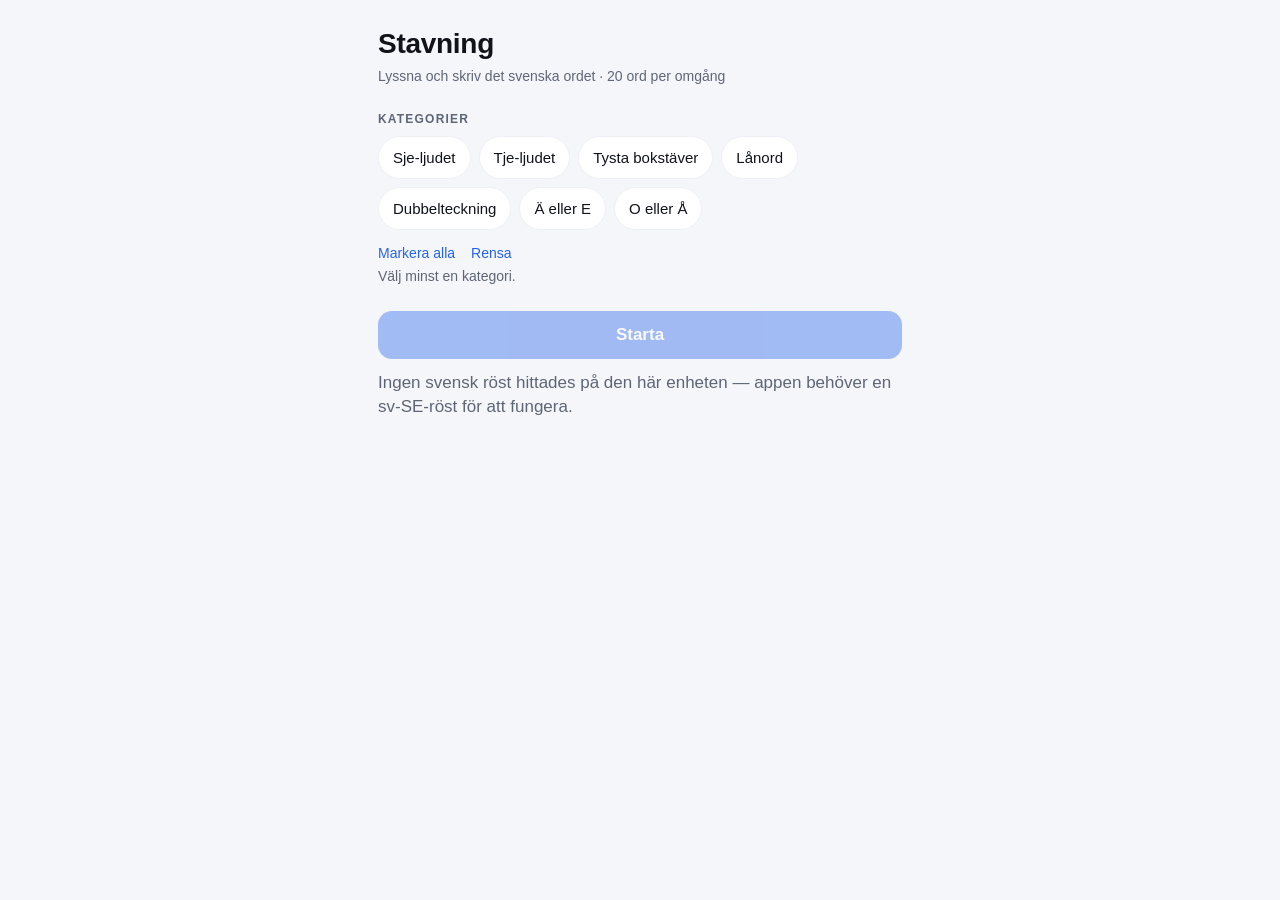
<file: index.html>
<!DOCTYPE html>
<html lang="sv">
<head>
  <meta charset="UTF-8">
  <meta name="viewport" content="width=device-width, initial-scale=1, viewport-fit=cover">
  <title>Stavning</title>
  <link rel="manifest" href="manifest.json">
  <meta name="apple-mobile-web-app-capable" content="yes">
  <meta name="apple-mobile-web-app-status-bar-style" content="black-translucent">
  <meta name="apple-mobile-web-app-title" content="Stavning">
  <meta name="theme-color" content="#1f2330">
  <link rel="stylesheet" href="style.css">
</head>
<body>
  <main>
    <section id="view-setup" class="view">
      <h1>Stavning</h1>
      <p class="subtle">Lyssna och skriv det svenska ordet · 20 ord per omgång</p>

      <h2>Kategorier</h2>
      <div id="category-chips" class="chips" role="group" aria-label="Kategorier"></div>
      <div class="chip-actions">
        <button type="button" id="select-all" class="link-btn">Markera alla</button>
        <button type="button" id="clear-all" class="link-btn">Rensa</button>
      </div>
      <p id="category-summary" class="subtle"></p>

      <button id="start" class="primary">Starta</button>
      <p id="setup-msg" class="message"></p>
    </section>

    <section id="view-quiz" class="view" hidden>
      <div class="status-bar">
        <span id="question-of"></span>
        <span id="score"></span>
        <span id="streak"></span>
      </div>
      <div class="speak-block">
        <button type="button" id="speak" class="speak-btn" aria-label="Spela upp ordet">
          <span class="speak-icon" aria-hidden="true">▶</span>
          <span>Spela upp</span>
        </button>
        <p class="subtle speak-hint">Tryck för att höra ordet igen</p>
      </div>
      <div class="answer-block">
        <span class="lang-tag">SV</span>
        <input id="input" type="text"
               autocomplete="off" autocapitalize="off"
               autocorrect="off" spellcheck="false"
               inputmode="text" enterkeyhint="send">
      </div>
      <div class="actions">
        <button type="button" id="answer" class="primary">Svara</button>
        <button type="button" id="skip" class="secondary">Hoppa över</button>
      </div>
      <div id="feedback" class="feedback"></div>
    </section>

    <section id="view-end" class="view" hidden>
      <h1 id="end-headline"></h1>
      <p id="end-streak" class="subtle"></p>
      <h2 id="end-missed-heading" hidden></h2>
      <ul id="end-missed-list"></ul>
      <button type="button" id="play-again" class="primary">Spela igen</button>
    </section>
  </main>
  <script type="module" src="app.js"></script>
</body>
</html>
</file>
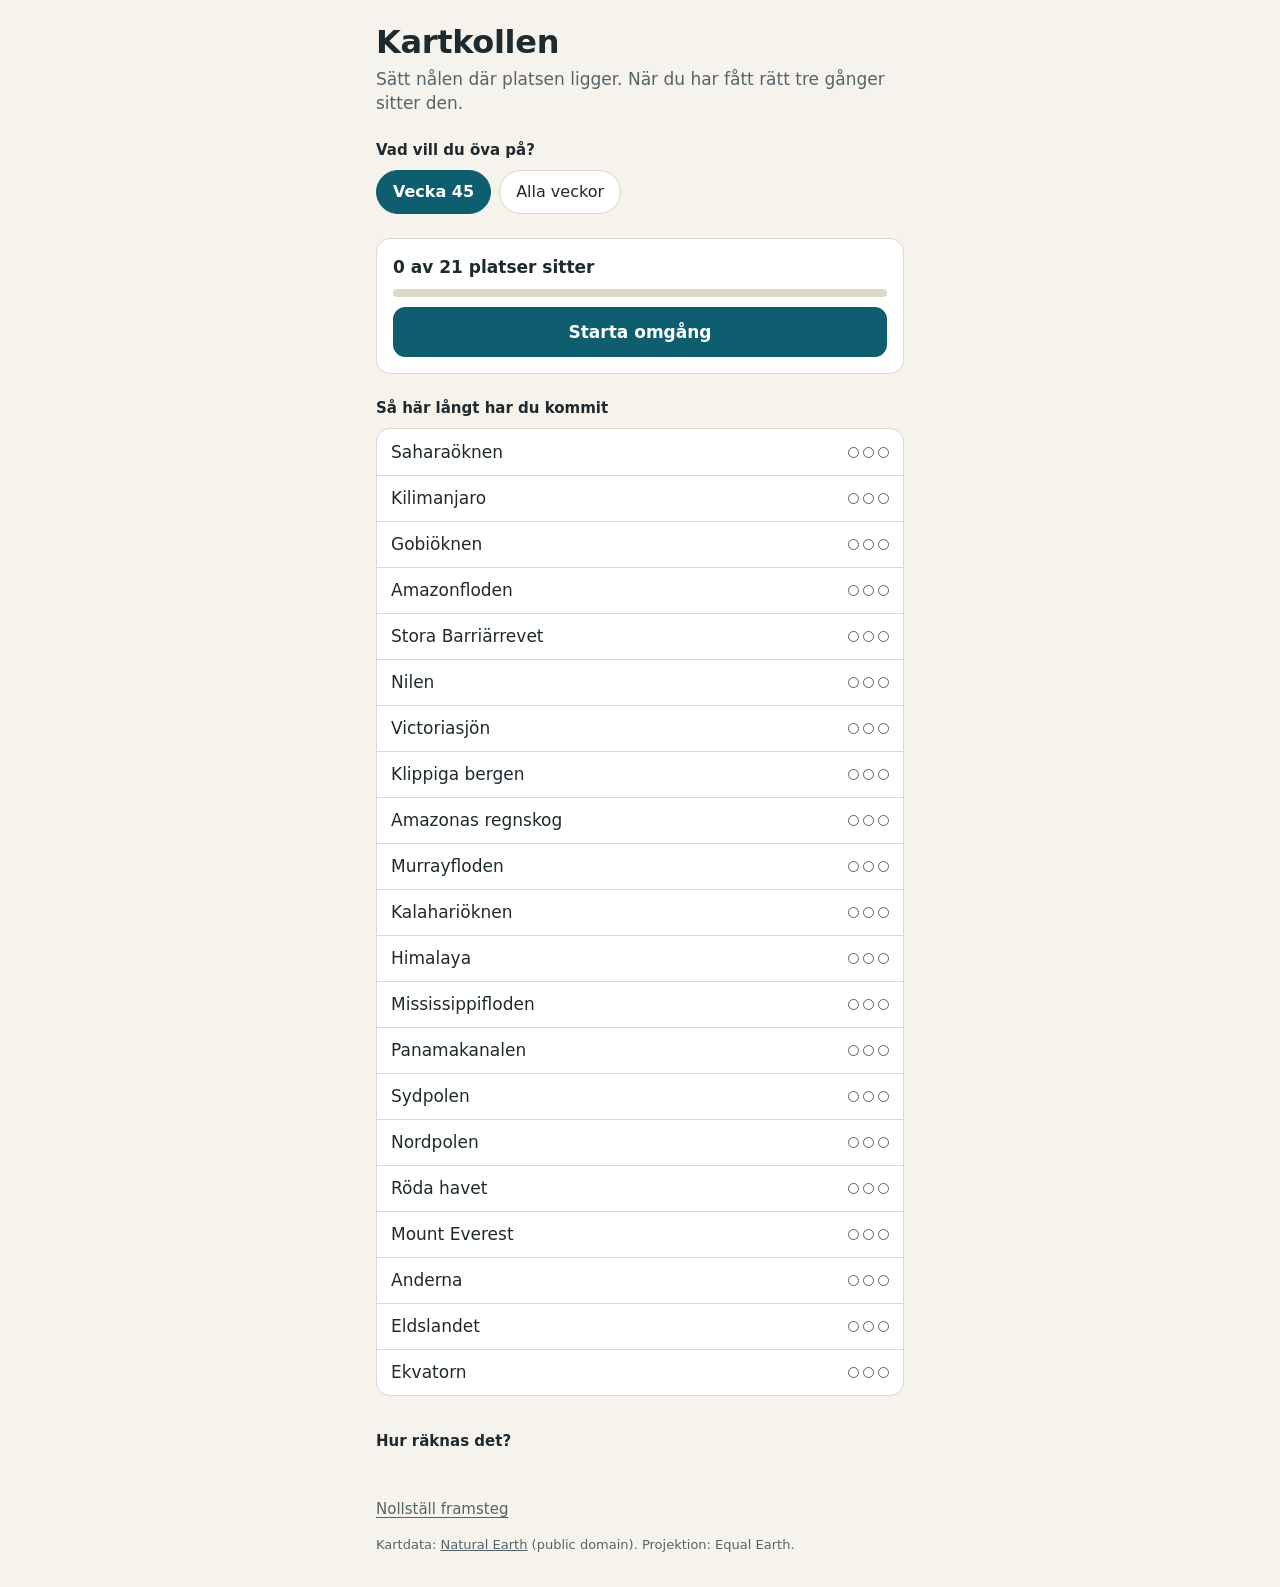
<file: kartkollen/index.html>
<!DOCTYPE html>
<html lang="sv">
<head>
<meta charset="UTF-8">
<meta name="viewport" content="width=device-width, initial-scale=1, viewport-fit=cover">
<title>Kartkollen</title>
<meta name="description" content="Öva geografi: sätt nålen där platsen ligger på världskartan.">
<link rel="manifest" href="manifest.json">
<link rel="apple-touch-icon" href="icon-180.png">
<link rel="icon" type="image/png" href="icon-192.png">
<meta name="apple-mobile-web-app-capable" content="yes">
<meta name="mobile-web-app-capable" content="yes">
<meta name="apple-mobile-web-app-status-bar-style" content="default">
<meta name="apple-mobile-web-app-title" content="Kartkollen">
<meta name="theme-color" media="(prefers-color-scheme: light)" content="#F5F3EC">
<meta name="theme-color" media="(prefers-color-scheme: dark)" content="#11191D">
<link rel="stylesheet" href="style.css">
</head>
<body>

<main id="home" class="page" hidden>
  <header class="home-head">
    <h1>Kartkollen</h1>
    <p class="lede">Sätt nålen där platsen ligger. När du har fått rätt tre gånger sitter den.</p>
  </header>

  <p id="storageNote" class="note" hidden>Den här webbläsaren sparar inte dina framsteg. De försvinner när du stänger sidan.</p>

  <section aria-labelledby="scopeLabel">
    <h2 id="scopeLabel" class="label">Vad vill du öva på?</h2>
    <div id="scopes" class="chips" role="radiogroup" aria-labelledby="scopeLabel"></div>
  </section>

  <section class="start-card">
    <p id="summary" class="summary"></p>
    <div id="meter" class="meter" aria-hidden="true"><span></span></div>
    <p id="doneNote" class="done-note" hidden>Alla platser sitter! Repetera gärna, så stannar de kvar.</p>
    <button id="startBtn" class="btn primary" type="button"></button>
  </section>

  <section aria-labelledby="overviewLabel">
    <h2 id="overviewLabel" class="label">Så här långt har du kommit</h2>
    <div id="overview"></div>
  </section>

  <details class="howto">
    <summary>Hur räknas det?</summary>
    <ul>
      <li><strong>Rätt</strong> ger ett steg. Tre steg, och platsen sitter.</li>
      <li><strong>Nära</strong> ger inget steg, men du tappar inget heller.</li>
      <li><strong>Fel</strong> tar bort ett steg.</li>
    </ul>
    <p>Platser du missar kommer tillbaka lite senare. Hur nära du måste vara beror på platsen: det är lättare att pricka Sahara än Panamakanalen, så där får du lite mer marginal.</p>
  </details>

  <footer class="foot">
    <button id="resetBtn" class="btn-link" type="button">Nollställ framsteg</button>
    <p>Kartdata: <a href="https://www.naturalearthdata.com/" rel="noopener">Natural Earth</a> (public domain). Projektion: Equal Earth.</p>
  </footer>
</main>

<main id="quiz" class="quiz" hidden>
  <div class="quiz-top">
    <div class="quiz-bar">
      <button id="exitBtn" class="btn-link" type="button">Avsluta</button>
      <span id="counter" class="counter"></span>
    </div>
    <div class="meter thin" aria-hidden="true"><span id="roundBar"></span></div>
    <div class="prompt" aria-live="polite">
      <span class="prompt-q">Var ligger</span>
      <span id="placeName" class="prompt-name"></span>
    </div>
  </div>

  <div id="mapWrap" class="map-wrap">
    <svg id="map" class="map" tabindex="0" role="application" aria-label="Världskarta. Tryck för att sätta nålen. Med tangentbord: piltangenterna flyttar kartan, plus och minus zoomar, Enter sätter nålen i mitten." xmlns="http://www.w3.org/2000/svg">
      <path id="sphere" class="sphere"/>
      <path id="land" class="land"/>
      <path id="rivers-minor" class="rivers rivers-minor"/>
      <path id="rivers" class="rivers"/>
      <path id="lakes" class="lakes"/>
      <g id="reveal"></g>
      <line id="connector" class="connector" hidden/>
      <g id="pin" class="pin" hidden>
        <circle class="pin-tip" r="3"/>
        <path class="pin-body" d="M0 -1C-3 -11-13-18-13-30A13 13 0 1 1 13-30C13-18 3-11 0-1Z"/>
        <circle class="pin-eye" cy="-30" r="4.5"/>
      </g>
    </svg>
    <div class="crosshair" aria-hidden="true"></div>
    <div class="zoom">
      <button id="zoomIn" type="button" aria-label="Zooma in">
        <svg viewBox="0 0 24 24" aria-hidden="true"><path d="M12 5v14M5 12h14"/></svg>
      </button>
      <button id="zoomOut" type="button" aria-label="Zooma ut">
        <svg viewBox="0 0 24 24" aria-hidden="true"><path d="M5 12h14"/></svg>
      </button>
      <button id="zoomAll" type="button" aria-label="Visa hela världen">
        <svg viewBox="0 0 24 24" aria-hidden="true"><path d="M9 4H4v5M15 4h5v5M9 20H4v-5M15 20h5v-5"/></svg>
      </button>
    </div>
  </div>

  <div class="quiz-panel">
    <div id="askPanel">
      <p id="hint" class="hint"></p>
      <button id="confirmBtn" class="btn primary" type="button" disabled>Bekräfta</button>
    </div>
    <div id="answerPanel" hidden>
      <div id="verdict" class="verdict" role="status">
        <span id="verdictIcon" class="tier-icon" aria-hidden="true"></span>
        <span id="verdictWord" class="verdict-word"></span>
        <span id="verdictPips" class="pips"></span>
      </div>
      <p id="distance" class="distance"></p>
      <p id="fact" class="fact"></p>
      <button id="nextBtn" class="btn primary" type="button">Nästa</button>
    </div>
  </div>
</main>

<main id="result" class="page" hidden>
  <header class="home-head">
    <h1>Omgången är klar</h1>
    <p id="resultLine" class="lede"></p>
  </header>
  <div class="result-actions">
    <button id="againBtn" class="btn primary" type="button">En omgång till</button>
    <button id="toHomeBtn" class="btn" type="button">Till översikten</button>
  </div>
  <ul id="resultList" class="rows"></ul>
</main>

<dialog id="resetDialog" class="dialog" aria-labelledby="resetTitle">
  <h2 id="resetTitle">Nollställa framsteg?</h2>
  <p>Alla platser börjar om från noll. Det går inte att ångra.</p>
  <div class="dialog-actions">
    <button id="resetCancel" class="btn" type="button">Avbryt</button>
    <button id="resetConfirm" class="btn danger" type="button">Nollställ</button>
  </div>
</dialog>

<script src="map-data.js"></script>
<script src="geo.js"></script>
<script src="places.js"></script>
<script src="app.js"></script>
</body>
</html>
</file>
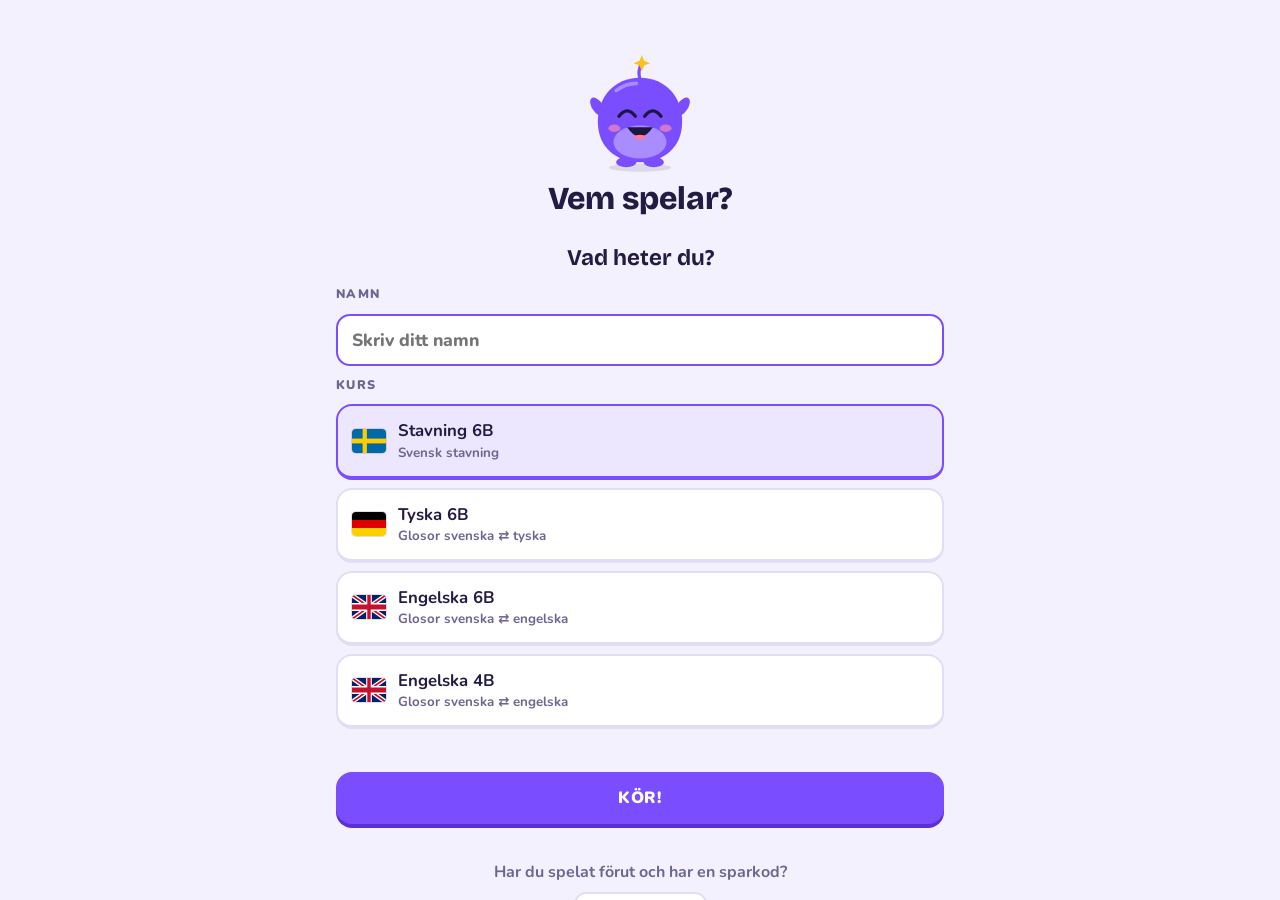
<file: ordglitter/index.html>
<!DOCTYPE html>
<html lang="sv">
<head>
<meta charset="UTF-8">
<meta name="viewport" content="width=device-width, initial-scale=1, viewport-fit=cover">
<link rel="manifest" href="manifest.json">
<link rel="apple-touch-icon" href="icon-180.png">
<link rel="icon" type="image/png" href="icon-192.png">
<meta name="apple-mobile-web-app-capable" content="yes">
<meta name="mobile-web-app-capable" content="yes">
<meta name="apple-mobile-web-app-status-bar-style" content="default">
<meta name="apple-mobile-web-app-title" content="Ordglitter">
<meta name="theme-color" content="#F4F1FF">
<style>:root{padding-top:env(safe-area-inset-top,0px);padding-bottom:env(safe-area-inset-bottom,0px)}body{margin:0}img{max-width:100%}[hidden]{display:none!important}</style>
<title>Ordglitter</title>
<link rel="preconnect" href="https://fonts.googleapis.com">
<link rel="preconnect" href="https://fonts.gstatic.com" crossorigin>
<link href="https://fonts.googleapis.com/css2?family=Bricolage+Grotesque:opsz,wght@12..96,600;12..96,700;12..96,800&family=Nunito:wght@500;600;700;800;900&display=swap" rel="stylesheet">
<style>
:root{
  --display:'Bricolage Grotesque','Trebuchet MS',system-ui,sans-serif;
  --body:'Nunito',system-ui,-apple-system,'Segoe UI',sans-serif;
}
:root,[data-skin="dag"],[data-skin="godis"],[data-skin="hav"],[data-skin="solnedgang"],[data-skin="skog"]{
  color-scheme: light;
  --bg:#F4F1FF; --bg2:#EAF3FF; --surface:#FFFFFF; --surface2:#F3F0FF; --text:#221C45; --muted:#6C6690; --line:#E2DDF5;
  --primary:#7A4DFF; --primary-d:#5A2FD9; --primary-soft:#EDE6FF; --on-primary:#FFFFFF;
  --gold:#FFBE1A; --gold-d:#D99A00;
  --good:#22C07A; --good-d:#17975E; --good-soft:#DDF8EA; --good-ink:#0F7446;
  --bad:#FF4F66; --bad-d:#D63249; --bad-soft:#FFE3E7; --bad-ink:#B3263B;
  --tile:#FFFFFF; --tile-d:#D8D2EE; --ink:#221C45; --hot:#7A4DFF; --hot-line:rgba(122,77,255,.28);
  --m-body:#7A4DFF; --m-belly:#C9B6FF; --locked:#E4E0F2; --locked-d:#C9C3DE;
}
[data-skin="norrsken"]{
  color-scheme: dark;
  --bg:#13153A; --bg2:#1F2360; --surface:#22265E; --surface2:#2A2F6E; --text:#F4F2FF; --muted:#ABA8D8; --line:#363B7A;
  --primary:#39D9B0; --primary-d:#1FA283; --primary-soft:#1E4A5A; --on-primary:#0E2A33;
  --gold:#FFC94A; --gold-d:#C9912A;
  --good:#4FE0AE; --good-d:#28A47C; --good-soft:#173F45; --good-ink:#8BF3CF;
  --bad:#FF6B81; --bad-d:#C94359; --bad-soft:#44203F; --bad-ink:#FFB0BD;
  --tile:#FFF3D6; --tile-d:#D4AE62; --ink:#1B1742; --hot:#FFC94A; --hot-line:rgba(255,201,74,.35);
  --m-body:#39D9B0; --m-belly:#A6F5DE; --locked:#2B2F66; --locked-d:#1C1F4D;
}
[data-skin="godis"]{
  --bg:#FFF0F7; --bg2:#F4EEFF; --surface:#FFFFFF; --surface2:#FFF0F7; --text:#3A1633; --muted:#8E6283; --line:#F6D9E9;
  --primary:#FF3F9A; --primary-d:#D61F76; --primary-soft:#FFE0EF;
  --hot:#E62E88; --hot-line:rgba(255,63,154,.28); --m-body:#FF5FAE; --m-belly:#FFC1E0; --tile-d:#F2C9DD; --locked:#F5E1EC; --locked-d:#E4C3D5;
}
[data-skin="hav"]{
  --bg:#E9F7FF; --bg2:#EFFFFA; --surface:#FFFFFF; --surface2:#EEF8FF; --text:#0F2B3D; --muted:#557487; --line:#D3EAF5;
  --primary:#1195E0; --primary-d:#0A72AE; --primary-soft:#DDF1FF;
  --hot:#0E86CC; --hot-line:rgba(17,149,224,.28); --m-body:#1195E0; --m-belly:#8FD3FA; --tile-d:#C7E3F2; --locked:#DDEBF3; --locked-d:#BDD5E3;
}
[data-skin="solnedgang"]{
  --bg:#FFF3EA; --bg2:#FFE6EE; --surface:#FFFFFF; --surface2:#FFF1E8; --text:#3A1A10; --muted:#8C6152; --line:#F6DCCF;
  --primary:#FF6A3D; --primary-d:#D94B20; --primary-soft:#FFE3D6;
  --hot:#E0521F; --hot-line:rgba(255,106,61,.28); --m-body:#FF6A3D; --m-belly:#FFC9B0; --tile-d:#F2D0BF; --locked:#F6E3DA; --locked-d:#E6CBBE;
}
[data-skin="skog"]{
  --bg:#EEF7EE; --bg2:#F5FAEA; --surface:#FFFFFF; --surface2:#EEF7EF; --text:#14301F; --muted:#587565; --line:#D5E9DB;
  --primary:#2E9E5B; --primary-d:#1F7A43; --primary-soft:#DDF2E4;
  --hot:#1F8A4C; --hot-line:rgba(46,158,91,.28); --m-body:#2E9E5B; --m-belly:#A8E0BC; --tile-d:#CBE3D2; --locked:#E0EDE4; --locked-d:#C5D9CB;
}
[data-skin="midnatt"]{
  color-scheme: dark;
  --bg:#1A1030; --bg2:#2A1450; --surface:#2A1D4A; --surface2:#34245A; --text:#F7F0FF; --muted:#B7A8D8; --line:#43336B;
  --primary:#FF5FD2; --primary-d:#C23AA0; --primary-soft:#4A2352; --on-primary:#2A0A26;
  --gold:#FFC94A; --gold-d:#C9912A;
  --good:#4FE0AE; --good-d:#28A47C; --good-soft:#173F45; --good-ink:#8BF3CF;
  --bad:#FF6B81; --bad-d:#C94359; --bad-soft:#44203F; --bad-ink:#FFB0BD;
  --tile:#FFF3D6; --tile-d:#D4AE62; --ink:#1B1742; --hot:#FF9BE6; --hot-line:rgba(255,155,230,.35);
  --m-body:#FF5FD2; --m-belly:#FFC1F0; --locked:#2E2350; --locked-d:#1F1638;
}
html{background:var(--bg);height:100%}
body{background:linear-gradient(180deg,var(--bg),var(--bg2)) fixed;background-color:var(--bg);color:var(--text);font-family:var(--body);font-size:16px;line-height:1.5;min-height:100%;overflow-x:hidden}
*{box-sizing:border-box}
[hidden]{display:none!important}
button{font:inherit;color:inherit}
:focus-visible{outline:3px solid var(--gold);outline-offset:3px;border-radius:12px}
h1,h2,h3{text-wrap:balance}

.aurora{display:none}
html[data-skin="norrsken"] .aurora{display:block;position:fixed;border-radius:50%;filter:blur(70px);opacity:.3;pointer-events:none;z-index:0}
.aurora.a1{width:70vw;height:30vh;left:-10vw;top:-6vh;background:#39D9B0;animation:drift 22s ease-in-out infinite alternate}
.aurora.a2{width:60vw;height:26vh;right:-12vw;top:6vh;background:#7B6CFF;animation:drift 27s ease-in-out infinite alternate-reverse}
@keyframes drift{from{transform:translate(0,0) rotate(-5deg)}to{transform:translate(8vw,5vh) rotate(4deg)}}
#fx{position:fixed;inset:0;width:100%;height:100%;z-index:90;pointer-events:none}

/* ---------- shared ---------- */
.bigbtn{display:inline-flex;align-items:center;justify-content:center;gap:10px;min-height:52px;padding:0 24px;border-radius:16px;border:0;cursor:pointer;
  font-family:var(--body);font-weight:900;font-size:1.02rem;letter-spacing:.06em;text-transform:uppercase;
  background:var(--primary);color:var(--on-primary);box-shadow:0 4px 0 var(--primary-d);transition:transform .08s,box-shadow .08s,filter .15s}
.bigbtn:hover:not(:disabled){filter:brightness(1.06)}
.bigbtn:active:not(:disabled){transform:translateY(4px);box-shadow:0 0 0 var(--primary-d)}
.bigbtn:disabled{background:var(--locked);color:var(--muted);box-shadow:0 4px 0 var(--locked-d);cursor:default}
.bigbtn.good{background:var(--good);box-shadow:0 4px 0 var(--good-d);color:#fff}
.bigbtn.bad{background:var(--bad);box-shadow:0 4px 0 var(--bad-d);color:#fff}
.bigbtn.gold{background:var(--gold);box-shadow:0 4px 0 var(--gold-d);color:#2A1E00}
.bigbtn.ghost{background:var(--surface);color:var(--primary);box-shadow:0 4px 0 var(--line);border:2px solid var(--line)}
.bigbtn svg{width:22px;height:22px}
.textbtn{background:none;border:0;cursor:pointer;color:var(--muted);font-weight:800;letter-spacing:.05em;text-transform:uppercase;font-size:.9rem;padding:10px}
.textbtn:hover{color:var(--text)}
.kicker{font-size:.78rem;font-weight:900;letter-spacing:.12em;text-transform:uppercase;color:var(--muted)}
mark.hot{background:none;color:var(--hot);box-shadow:inset 0 -4px 0 var(--hot-line)}
.speak{width:36px;height:36px;flex:none;display:grid;place-items:center;border-radius:12px;border:0;background:var(--primary);color:var(--on-primary);box-shadow:0 3px 0 var(--primary-d);cursor:pointer}
.speak:active{transform:translateY(3px);box-shadow:none}
.speak svg{width:18px;height:18px}
.shake{animation:shake .45s ease}
@keyframes shake{20%{transform:translateX(-8px)}40%{transform:translateX(7px)}60%{transform:translateX(-5px)}80%{transform:translateX(3px)}}
@keyframes pop{0%{transform:scale(.6);opacity:0}70%{transform:scale(1.08)}100%{transform:none;opacity:1}}
@keyframes rise{from{transform:translateY(14px);opacity:0}to{transform:none;opacity:1}}
.floaty{position:fixed;z-index:95;pointer-events:none;font-family:var(--display);font-weight:800;font-size:1.5rem;color:var(--gold);-webkit-text-stroke:1px rgba(0,0,0,.15);text-shadow:0 2px 10px rgba(0,0,0,.25);animation:floatup 1.1s ease-out forwards;transform:translate(-50%,-50%)}
@keyframes floatup{to{transform:translate(-50%,-160%);opacity:0}}
.toast{position:fixed;left:50%;top:calc(env(safe-area-inset-top,0px) + 70px);transform:translateX(-50%);z-index:96;background:var(--text);color:var(--bg);padding:10px 18px;border-radius:14px;font-weight:800;box-shadow:0 10px 30px rgba(0,0,0,.25);animation:rise .25s ease;max-width:calc(100vw - 32px);text-align:center}

/* ---------- mascot ---------- */
.mascot{display:block;overflow:visible}
.mascot .body-g{transform-origin:60px 110px;animation:bob 2.8s ease-in-out infinite}
.mascot .eyes{transform-origin:60px 60px;animation:blink 4.5s infinite}
.mascot .spark{transform-origin:62px 4px;animation:twinkle 1.8s ease-in-out infinite}
.mascot.happy .body-g{animation:hop .6s cubic-bezier(.3,1.6,.5,1) 2}
.mascot.party .body-g{animation:hop .7s cubic-bezier(.3,1.6,.5,1) infinite}
.mascot.sad .body-g{animation:droop .8s ease forwards}
@keyframes bob{0%,100%{transform:translateY(0)}50%{transform:translateY(-3px)}}
@keyframes blink{0%,93%,100%{transform:scaleY(1)}96%{transform:scaleY(.1)}}
@keyframes twinkle{0%,100%{transform:scale(1) rotate(0)}50%{transform:scale(1.3) rotate(20deg)}}
@keyframes hop{0%,100%{transform:translateY(0) scale(1)}40%{transform:translateY(-16px) scale(1.04,.96)}}
@keyframes droop{to{transform:translateY(4px) scale(1.03,.95)}}
.m-stroke{fill:none;stroke:#1D1640;stroke-width:3.5;stroke-linecap:round;stroke-linejoin:round}

/* ---------- home ---------- */
.app{position:relative;z-index:1;max-width:640px;margin:0 auto;padding-inline:16px;padding-block:0 60px}
.topbar{position:sticky;top:env(safe-area-inset-top,0px);z-index:5;display:flex;align-items:center;justify-content:space-between;gap:8px;padding-block:12px;background:linear-gradient(var(--bg) 75%,transparent)}
.brand{font-family:var(--display);font-weight:800;font-size:1.3rem;letter-spacing:-.01em;display:flex;align-items:center;gap:8px}
.brand .dot{width:12px;height:12px;border-radius:4px;background:var(--primary);transform:rotate(45deg);box-shadow:0 0 0 3px var(--primary-soft)}
.stats-row{display:flex;align-items:center;gap:6px}
.chip{display:inline-flex;align-items:center;gap:5px;height:38px;padding:0 10px;border-radius:12px;border:2px solid transparent;background:none;font-weight:900;font-size:1rem;font-variant-numeric:tabular-nums;cursor:pointer}
.chip:hover{border-color:var(--line);background:var(--surface)}
.chip svg{width:24px;height:24px}
.chip.flame{color:#FF8A1F} .chip.flame.cold{color:var(--muted)} .chip.flame.cold svg{filter:grayscale(1);opacity:.5}
.chip.gems{color:#1C9BE0}
html[data-dark] .chip.gems{color:#6FD2FF}
.chip.icon{width:40px;justify-content:center;padding:0;color:var(--muted)}

.hero{display:flex;align-items:flex-end;gap:12px;margin-top:6px}
.hero .mascot{width:112px;flex:none}
.bubble{position:relative;flex:1;background:var(--surface);border:2px solid var(--line);border-radius:18px;padding:12px 14px;font-weight:700;font-size:1.02rem;margin-bottom:26px;display:flex;align-items:flex-start;gap:10px}
.bubble::before{content:"";position:absolute;left:-10px;bottom:16px;width:16px;height:16px;background:var(--surface);border-left:2px solid var(--line);border-bottom:2px solid var(--line);transform:rotate(45deg)}
.bubble > span{flex:1;min-width:0}
.goal{margin-top:6px;background:var(--surface);border:2px solid var(--line);border-radius:18px;padding:14px 16px;display:flex;flex-direction:column;gap:8px}
.goal-top{display:flex;justify-content:space-between;align-items:baseline;gap:10px}
.goal-top b{font-family:var(--display);font-weight:800;font-size:1.1rem}
.goal-top span{color:var(--muted);font-weight:800;font-variant-numeric:tabular-nums}
.meter{height:16px;border-radius:99px;background:var(--locked);overflow:hidden}
.meter i{display:block;height:100%;border-radius:inherit;background:var(--gold);position:relative;transition:width .6s cubic-bezier(.3,1.3,.5,1)}
.meter i::after{content:"";position:absolute;left:8px;right:8px;top:4px;height:4px;border-radius:9px;background:rgba(255,255,255,.4)}

.spacecard{margin-top:14px;position:relative;overflow:hidden;border-radius:20px;padding:18px;display:flex;align-items:center;gap:14px;cursor:pointer;border:0;width:100%;text-align:left;color:#F3F0FF;
  background:radial-gradient(120% 140% at 85% 20%,#3B2C9A 0%,#1A1650 45%,#0B0C24 100%);box-shadow:0 5px 0 #06061A}
.spacecard:active{transform:translateY(5px);box-shadow:none}
.spacecard::before{content:"";position:absolute;inset:0;background:
  radial-gradient(1.5px 1.5px at 12% 30%,#fff 50%,transparent 51%),radial-gradient(1px 1px at 30% 70%,#fffa 50%,transparent 51%),
  radial-gradient(1.5px 1.5px at 55% 20%,#fff 50%,transparent 51%),radial-gradient(1px 1px at 70% 80%,#fff9 50%,transparent 51%),
  radial-gradient(1px 1px at 90% 50%,#fff 50%,transparent 51%),radial-gradient(1.5px 1.5px at 42% 55%,#fffc 50%,transparent 51%);pointer-events:none}
.spacecard .rk{width:64px;height:64px;flex:none;position:relative;animation:bob 2.2s ease-in-out infinite}
.spacecard b{display:block;font-family:var(--display);font-weight:800;font-size:1.35rem;line-height:1.15}
.spacecard small{display:block;color:#C9C3FF;font-weight:700;font-size:.92rem;margin-top:2px}
.spacecard .rec{margin-left:auto;text-align:right;flex:none;font-weight:900;font-size:.8rem;color:#FFD66B;letter-spacing:.05em;text-transform:uppercase;position:relative}
.spacecard .rec em{display:block;font-style:normal;font-family:var(--display);font-size:1.5rem;color:#fff;letter-spacing:0}

.unit{margin-top:22px;border-radius:18px;padding:14px 18px;background:var(--primary);color:var(--on-primary);box-shadow:0 4px 0 var(--primary-d)}
.unit .kicker{color:inherit;opacity:.8}
.unit h2{margin:2px 0 0;font-family:var(--display);font-weight:800;font-size:1.3rem}
.path{display:flex;flex-direction:column;align-items:center;gap:26px;padding:34px 0 26px}
.nwrap{--dx:0px;transform:translateX(var(--dx));display:flex;flex-direction:column;align-items:center;gap:8px;position:relative}
@media (max-width:420px){.nwrap{transform:translateX(calc(var(--dx) * .6))}}
.node{position:relative;width:76px;height:70px;border-radius:50%;border:0;cursor:pointer;display:grid;place-items:center;color:var(--on-primary);
  background:var(--primary);box-shadow:0 7px 0 var(--primary-d);transition:transform .08s,box-shadow .08s}
.node svg{width:34px;height:34px}
.node:active{transform:translateY(6px);box-shadow:0 1px 0 var(--primary-d)}
.node.done{background:var(--gold);box-shadow:0 7px 0 var(--gold-d);color:#5A3B00}
.node.locked{background:var(--locked);box-shadow:0 7px 0 var(--locked-d);color:var(--muted)}
.node.space{background:#241C6E;box-shadow:0 7px 0 #0F0B3A;color:#fff}
.node.space.done{background:linear-gradient(135deg,#FFBE1A,#FF8A1F)}
.node.space.locked{background:var(--locked);box-shadow:0 7px 0 var(--locked-d);color:var(--muted)}
.node.chest{background:none;box-shadow:none;width:84px;height:74px}
.node.chest svg{width:74px;height:66px}
.node.chest.locked svg{filter:grayscale(1);opacity:.55}
.node.current::before{content:"";position:absolute;inset:-9px;border-radius:50%;border:5px solid var(--primary-soft);animation:ring 1.6s ease-in-out infinite}
@keyframes ring{50%{transform:scale(1.08);opacity:.6}}
.startbub{position:absolute;top:-46px;left:50%;transform:translateX(-50%);white-space:nowrap;background:var(--surface);border:2px solid var(--line);color:var(--primary);font-weight:900;letter-spacing:.06em;font-size:.85rem;padding:6px 12px;border-radius:12px;animation:float 1.4s ease-in-out infinite;pointer-events:none;z-index:2}
.startbub::after{content:"";position:absolute;left:50%;bottom:-8px;width:12px;height:12px;background:var(--surface);border-right:2px solid var(--line);border-bottom:2px solid var(--line);transform:translateX(-50%) rotate(45deg)}
@keyframes float{50%{transform:translate(-50%,-5px)}}
.nlabel{font-weight:800;font-size:.9rem;text-align:center;max-width:130px;line-height:1.2}
.crowns{display:flex;gap:2px;height:14px}
.crowns svg{width:14px;height:14px}
.crowns .on{color:var(--gold)} .crowns .off{color:var(--locked-d)}

.section{margin-top:18px;display:flex;flex-direction:column;gap:10px}
.wrow{display:flex;align-items:center;gap:12px;padding:10px 12px;border-radius:14px;background:var(--surface);border:2px solid var(--line)}
.wrow .ww{font-family:var(--display);font-weight:700;font-size:1.3rem;flex:1;letter-spacing:.01em}
.stars{display:inline-flex;gap:2px}
.stars svg{width:16px;height:16px}
.stars .on{color:var(--gold)} .stars .off{color:var(--locked-d)}
.savebox{display:flex;flex-direction:column;gap:10px;background:var(--surface);border:2px solid var(--line);border-radius:16px;padding:14px 16px}
.savebox b{display:block;font-family:var(--display);font-weight:800;font-size:1.05rem}
.savebox span{color:var(--muted);font-weight:700;font-size:.92rem}
.diag{margin:4px 0 8px;font-size:.8rem;color:var(--muted);overflow-wrap:anywhere}
.warncard{margin-top:14px;display:flex;flex-direction:column;gap:4px;padding:14px 16px;border-radius:18px;background:var(--bad-soft);border:2px solid var(--bad);color:var(--bad-ink);font-weight:700}
.whoload{display:flex;flex-direction:column;align-items:center;gap:8px;margin-top:18px;color:var(--muted);font-weight:700;text-align:center}
details.parents{background:var(--surface);border:2px solid var(--line);border-radius:16px;padding:12px 16px;color:var(--muted);font-size:.95rem}
details.parents summary{cursor:pointer;font-weight:800;color:var(--text)}
details.parents ul{margin:10px 0;padding-left:18px;display:grid;gap:6px}
.prow{display:flex;gap:10px;flex-wrap:wrap;margin-top:6px}

/* ---------- overlays ---------- */
.overlay{position:fixed;inset:0;z-index:30;background:var(--bg);display:flex;flex-direction:column;padding-top:env(safe-area-inset-top,0px)}
.lwrap{flex:1;overflow-y:auto;overflow-x:hidden}
.linner{max-width:640px;margin:0 auto;padding:12px 16px 24px;display:flex;flex-direction:column;gap:18px}
.ltop{display:flex;align-items:center;gap:12px}
.xbtn{width:40px;height:40px;flex:none;display:grid;place-items:center;border:0;background:none;color:var(--muted);cursor:pointer;border-radius:12px}
.xbtn:hover{background:var(--surface)}
.xbtn svg{width:24px;height:24px}
.lbar{flex:1;height:18px;border-radius:99px;background:var(--locked);overflow:hidden}
.lbar i{display:block;height:100%;width:0;border-radius:inherit;background:var(--good);position:relative;transition:width .45s cubic-bezier(.3,1.3,.5,1),background .3s}
.lbar i::after{content:"";position:absolute;left:8px;right:8px;top:4px;height:5px;border-radius:9px;background:rgba(255,255,255,.4)}
.lbar.fire i{background:linear-gradient(90deg,#FFB020,#FF6A3D)}
.combo{display:inline-flex;align-items:center;gap:3px;font-weight:900;color:#FF7A1A;font-size:.95rem;animation:pop .35s ease;white-space:nowrap}
.combo svg{width:20px;height:20px}
.hearts{display:flex;gap:2px}
.hearts svg{width:24px;height:24px}
.hearts .on{color:var(--bad)} .hearts .off{color:var(--locked-d)}
.ptitle{margin:0;font-family:var(--display);font-weight:800;font-size:1.55rem;line-height:1.2}
.mrow{display:flex;align-items:flex-end;gap:10px}
.mrow .mascot{width:78px;flex:none}
.mrow .bubble{margin-bottom:14px;font-size:1.08rem}
.blank{display:inline-block;min-width:4.2em;border-bottom:3px solid var(--primary);transform:translateY(-4px)}
.fillw{color:var(--hot);font-weight:900}

.choices{display:flex;flex-direction:column;gap:10px}
.choice{display:flex;align-items:center;gap:14px;padding:14px 16px;border-radius:16px;border:2px solid var(--line);border-bottom-width:5px;background:var(--surface);cursor:pointer;text-align:left;transition:transform .08s,border-color .15s,background .15s}
.choice .num{width:28px;height:28px;flex:none;display:grid;place-items:center;border-radius:8px;border:2px solid var(--line);font-weight:900;font-size:.85rem;color:var(--muted)}
.choice .cw{font-family:var(--display);font-weight:700;font-size:clamp(1.25rem,5vw,1.6rem);letter-spacing:.02em;overflow-wrap:anywhere}
.choice:hover:not(:disabled){background:var(--surface2)}
.choice:active:not(:disabled){transform:translateY(3px);border-bottom-width:2px}
.choice.sel{border-color:var(--primary);background:var(--primary-soft);color:var(--primary)}
.choice.sel .num{border-color:var(--primary);color:var(--primary)}
.choice.good{border-color:var(--good);background:var(--good-soft);color:var(--good-ink)}
.choice.bad{border-color:var(--bad);background:var(--bad-soft);color:var(--bad-ink)}
.choice:disabled{cursor:default}

.wordcard,.flashcard{align-self:center;min-width:min(100%,320px);max-width:100%;padding:26px 28px;border-radius:22px;background:var(--tile);color:var(--ink);border:2px solid var(--tile-d);box-shadow:0 6px 0 var(--tile-d);
  text-align:center;font-family:var(--display);font-weight:800;font-size:clamp(2rem,9vw,3rem);letter-spacing:.03em;line-height:1.1;overflow-wrap:anywhere;animation:pop .45s ease}
html[data-dark] .wordcard mark.hot, html[data-dark] .flashcard mark.hot{color:#6A45E0;box-shadow:inset 0 -4px 0 rgba(106,69,224,.3)}
.flashcard s{text-decoration-color:var(--bad);text-decoration-thickness:4px}
.tipcard{margin:0;display:flex;gap:10px;align-items:flex-start;padding:14px 16px;border-radius:16px;background:var(--surface2);border:2px dashed var(--line);font-weight:700}
.tipcard svg{width:22px;height:22px;flex:none;color:var(--gold-d)}
.tfrow{display:grid;grid-template-columns:1fr 1fr;gap:12px}

.gapword{align-self:center;max-width:100%;font-family:var(--display);font-weight:800;font-size:clamp(2rem,9vw,3rem);letter-spacing:.03em;line-height:1.3;text-align:center;white-space:nowrap}
.gapword.long{font-size:clamp(1.5rem,7vw,2.4rem)}
.gapbox{display:inline-block;vertical-align:baseline;min-width:1.2em;padding:.02em .14em .06em;margin:0 .06em;line-height:1.1;text-align:center;letter-spacing:.03em;border-radius:.24em;border:3px dashed var(--primary);color:var(--primary);background:var(--primary-soft)}
.gapbox.filled{border-style:solid}
.gapbox.good{border-color:var(--good);background:var(--good-soft);color:var(--good-ink)}
.gapbox.bad{border-color:var(--bad);background:var(--bad-soft);color:var(--bad-ink)}
.chunks{display:flex;justify-content:center;gap:12px;flex-wrap:wrap}
.chunk{min-width:72px;height:64px;padding:0 16px;border-radius:16px;border:2px solid var(--line);border-bottom-width:5px;background:var(--surface);cursor:pointer;font-family:var(--display);font-weight:800;font-size:1.8rem}
.chunk:active:not(:disabled){transform:translateY(3px);border-bottom-width:2px}
.chunk.sel{border-color:var(--primary);background:var(--primary-soft);color:var(--primary)}
.chunk:disabled{cursor:default;opacity:.6}

.tile{--ts:50px;position:relative;width:var(--ts);height:var(--ts);border-radius:calc(var(--ts)*.22);border:2px solid var(--tile-d);padding:0;background:var(--tile);color:var(--ink);
  font-family:var(--display);font-weight:800;font-size:calc(var(--ts)*.54);line-height:1;display:grid;place-items:center;box-shadow:0 4px 0 var(--tile-d);cursor:pointer;user-select:none;-webkit-user-select:none;transition:transform .1s,opacity .2s}
.tile .v{position:absolute;right:calc(var(--ts)*.09);bottom:calc(var(--ts)*.04);font-family:var(--body);font-size:calc(var(--ts)*.2);font-weight:800;opacity:.45}
.tile:active{transform:translateY(3px);box-shadow:0 1px 0 var(--tile-d)}
.tile.used{opacity:.15;pointer-events:none;box-shadow:none}
.slots{display:flex;justify-content:center;flex-wrap:nowrap;gap:6px}
.slot{--ts:50px;width:var(--ts);height:var(--ts);border-radius:calc(var(--ts)*.22);border:3px dashed var(--line);background:var(--surface2);padding:0;cursor:pointer;display:grid;place-items:center;flex:none}
.slot.next{border-color:var(--primary);border-style:solid}
.slot .tile{width:100%;height:100%;pointer-events:none;animation:pop .2s ease}
.slot.wrong .tile{background:var(--bad-soft);border-color:var(--bad);box-shadow:0 4px 0 var(--bad);color:var(--bad-ink)}
.slot.right .tile{background:var(--good-soft);border-color:var(--good);box-shadow:0 4px 0 var(--good);color:var(--good-ink)}
.pool{display:flex;flex-wrap:wrap;justify-content:center;gap:10px}
.pool .tile{--ts:clamp(44px,12vw,54px)}
.flash{display:flex;flex-direction:column;align-items:center;gap:12px}
.flash .bar{width:min(260px,70%);height:8px;border-radius:9px;background:var(--locked);overflow:hidden}
.flash .bar i{display:block;height:100%;background:var(--primary);transform-origin:left;animation:shrink 3.4s linear forwards}
@keyframes shrink{from{transform:scaleX(1)}to{transform:scaleX(0)}}
.minibtns{display:flex;justify-content:center;gap:10px}
.smallbtn{display:inline-flex;align-items:center;gap:6px;padding:8px 14px;border-radius:12px;border:2px solid var(--line);border-bottom-width:4px;background:var(--surface);cursor:pointer;font-weight:800;font-size:.9rem;color:var(--muted)}
.smallbtn svg{width:16px;height:16px}
.smallbtn:active{transform:translateY(2px);border-bottom-width:2px}

.lfoot{border-top:2px solid var(--line);background:var(--bg);padding:16px 16px calc(16px + env(safe-area-inset-bottom,0px))}
.lfoot.good{background:var(--good-soft);border-color:transparent}
.lfoot.bad{background:var(--bad-soft);border-color:transparent}
.fin{max-width:640px;margin:0 auto;display:flex;gap:14px;align-items:center;justify-content:space-between;flex-wrap:wrap}
.fin > .bigbtn{min-width:170px}
.lfoot.good .fin,.lfoot.bad .fin{animation:rise .25s ease}
.res{display:flex;gap:12px;align-items:flex-start;flex:1;min-width:230px}
.res .ic{width:46px;height:46px;border-radius:50%;background:var(--surface);display:grid;place-items:center;flex:none}
.res .ic svg{width:28px;height:28px}
.lfoot.good .res .ic{color:var(--good)} .lfoot.bad .res .ic{color:var(--bad)}
.res h3{margin:0;font-family:var(--display);font-weight:800;font-size:1.4rem;line-height:1.2}
.lfoot.good h3{color:var(--good-ink)} .lfoot.bad h3{color:var(--bad-ink)}
.res .rw{font-family:var(--display);font-weight:800;font-size:1.4rem;letter-spacing:.02em}
.lfoot.good .rw{color:var(--good-ink)} .lfoot.bad .rw{color:var(--bad-ink)}
.lfoot mark.hot{color:inherit;box-shadow:inset 0 -4px 0 currentColor;opacity:1}
.res p{margin:4px 0 0;font-weight:700;color:var(--bad-ink);opacity:.9}
.foothint{color:var(--muted);font-weight:700;font-size:.9rem;text-align:center;width:100%}
.footrow{display:flex;gap:10px;align-items:center;flex-wrap:wrap}
@media (max-width:560px){.fin > .bigbtn,.footrow{width:100%} .footrow .bigbtn{flex:1}}

/* done screens */
.done{align-items:center;justify-content:center;text-align:center;overflow-y:auto}
.dinner{max-width:520px;width:100%;margin:auto;padding:24px 16px calc(24px + env(safe-area-inset-bottom,0px));display:flex;flex-direction:column;align-items:center;gap:18px}
.dinner .mascot{width:150px}
.dtitle{margin:0;font-family:var(--display);font-weight:800;font-size:clamp(2rem,8vw,2.8rem);line-height:1.05;color:var(--gold-d)}
html[data-dark] .dtitle{color:var(--gold)}
.dsub{margin:-8px 0 0;color:var(--muted);font-weight:700;max-width:40ch}
.dstats{display:grid;grid-template-columns:repeat(3,minmax(0,1fr));gap:10px;width:100%}
.dstat{border-radius:16px;border:2px solid var(--c);overflow:hidden;background:var(--c);animation:pop .4s ease both}
.dstat span{display:block;color:#fff;font-weight:900;font-size:.72rem;letter-spacing:.08em;text-transform:uppercase;padding:5px 4px}
.dstat b{display:flex;align-items:center;justify-content:center;gap:4px;background:var(--surface);border-radius:12px 12px 14px 14px;padding:12px 4px;font-family:var(--display);font-weight:800;font-size:1.5rem;color:var(--c);font-variant-numeric:tabular-nums}
.dstat b svg{width:20px;height:20px}
.reward{display:flex;align-items:center;gap:10px;padding:10px 18px;border-radius:16px;background:var(--surface);border:2px solid var(--line);font-weight:900;font-size:1.1rem;animation:pop .4s ease .5s both}
.reward svg{width:28px;height:28px}
.dbtns{display:flex;flex-direction:column;gap:6px;width:100%}
.bigflame{width:130px;height:130px;animation:pop .6s cubic-bezier(.3,1.6,.5,1)}
.streaknum{font-family:var(--display);font-weight:800;font-size:4.5rem;line-height:1;color:#FF8A1F;margin-top:-22px;animation:pop .6s ease .2s both}
.week{display:flex;gap:8px;justify-content:center;background:var(--surface);border:2px solid var(--line);border-radius:16px;padding:12px 14px}
.day{display:flex;flex-direction:column;align-items:center;gap:4px;font-weight:800;font-size:.8rem;color:var(--muted)}
.day i{width:30px;height:30px;border-radius:50%;background:var(--locked);display:grid;place-items:center}
.day.on i{background:#FF8A1F;color:#fff}
.day.on i svg{width:18px;height:18px}
.day.today{color:#FF8A1F}
.chestbig{width:180px;height:160px;cursor:pointer;border:0;background:none;padding:0}
.chestbig svg{width:100%;height:100%}
.chestbig.shakey{animation:wobble 1s ease-in-out infinite}
@keyframes wobble{0%,100%{transform:rotate(0)}20%{transform:rotate(-5deg)}40%{transform:rotate(5deg)}60%{transform:rotate(-3deg)}80%{transform:rotate(2deg)}}
.chestbig .lid{transition:transform .5s cubic-bezier(.3,1.6,.5,1);transform-origin:10px 36px}
.chestbig.open .lid{transform:rotate(-28deg) translate(-6px,-10px)}

/* shop */
.shopgrid{display:grid;grid-template-columns:repeat(3,minmax(0,1fr));gap:10px}
.sitem{display:flex;flex-direction:column;align-items:center;gap:6px;padding:12px 8px;border-radius:16px;background:var(--surface);border:2px solid var(--line);border-bottom-width:5px;cursor:pointer;text-align:center}
.sitem:active{transform:translateY(3px);border-bottom-width:2px}
.sitem .prev{width:70px;height:70px}
.sitem .nm{font-weight:800;font-size:.9rem;line-height:1.2}
.sitem .pr{display:inline-flex;align-items:center;gap:3px;font-weight:900;font-size:.85rem;color:#1C9BE0}
.sitem .pr svg{width:16px;height:16px}
.sitem .pr.own{color:var(--muted)} .sitem .pr.on{color:var(--good-ink)}
.sitem.worn{border-color:var(--good)}
.sitem.lockedi{opacity:.6}
.swatch{width:70px;height:70px;border-radius:18px;display:grid;place-items:center;border:2px solid rgba(0,0,0,.08)}
.swatch i{width:30px;height:30px;border-radius:10px}
.tabs{display:flex;gap:8px;background:var(--surface);border:2px solid var(--line);border-radius:16px;padding:4px}
.tab{flex:1;padding:10px;border-radius:12px;border:0;background:none;cursor:pointer;font-weight:900;letter-spacing:.05em;text-transform:uppercase;font-size:.88rem;color:var(--muted)}
.tab[aria-selected="true"]{background:var(--primary-soft);color:var(--primary)}
.shophead{display:flex;align-items:center;justify-content:space-between;gap:10px}
.shophead h2{margin:0;font-family:var(--display);font-weight:800;font-size:1.6rem}

/* ---------- space game ---------- */
#space{background:#0A0B22;color:#F3F0FF;z-index:40;padding-top:0}
#scv{position:absolute;inset:0;width:100%;height:100%;display:block}
.shud{position:absolute;left:0;right:0;top:calc(env(safe-area-inset-top,0px) + 8px);display:flex;align-items:center;justify-content:space-between;gap:10px;padding-inline:12px;max-width:640px;margin:0 auto;z-index:2}
.shud .xbtn{color:#C9C3FF}
.shud .xbtn:hover{background:rgba(255,255,255,.08)}
.shields{display:flex;gap:4px}
.shields svg{width:26px;height:26px}
.shields .on{color:#5FE3FF;filter:drop-shadow(0 0 6px rgba(95,227,255,.7))} .shields .off{color:rgba(255,255,255,.18)}
.sscore{font-family:var(--display);font-weight:800;font-size:1.6rem;font-variant-numeric:tabular-nums;min-width:3ch;text-align:right}
.scombo{font-weight:900;color:#FFB020;font-size:.95rem;white-space:nowrap}
.swcard{position:absolute;left:50%;top:calc(env(safe-area-inset-top,0px) + 62px);transform:translateX(-50%);width:min(calc(100% - 32px),440px);z-index:2;
  text-align:center;padding:12px 16px 14px;border-radius:20px;background:rgba(20,18,64,.78);border:2px solid rgba(160,150,255,.35);backdrop-filter:blur(6px);-webkit-backdrop-filter:blur(6px)}
.swcard .q{font-weight:800;font-size:.82rem;letter-spacing:.1em;text-transform:uppercase;color:#B7AEFF}
.swcard .sw{font-family:var(--display);font-weight:800;font-size:clamp(2rem,9vw,2.8rem);letter-spacing:.03em;line-height:1.15;overflow-wrap:anywhere}
.swcard .sw s{text-decoration-color:#FF6B81;text-decoration-thickness:4px;opacity:.7}
.swcard .sw mark.hot{color:#FFD66B;box-shadow:inset 0 -4px 0 rgba(255,214,107,.4)}
.swcard .sub{font-weight:800;font-size:.95rem;min-height:1.4em}
.swcard.ok{border-color:#4FE0AE;box-shadow:0 0 30px -8px #4FE0AE}
.swcard.no{border-color:#FF6B81;box-shadow:0 0 30px -8px #FF6B81}
.swcard .sub.ok{color:#7FF0C8} .swcard .sub.no{color:#FFB0BD}
.sbtns{position:absolute;left:50%;transform:translateX(-50%);bottom:calc(env(safe-area-inset-bottom,0px) + 16px);width:min(calc(100% - 32px),480px);display:grid;grid-template-columns:1fr 1fr;gap:12px;z-index:2}
.sbtn{min-height:64px;padding:0 8px;white-space:nowrap;border-radius:18px;border:0;cursor:pointer;display:flex;align-items:center;justify-content:center;gap:6px;font-weight:900;font-size:clamp(.9rem,3.8vw,1.1rem);letter-spacing:.03em;color:#fff;transition:transform .08s,box-shadow .08s}
.sbtn svg{width:26px;height:26px}
.sbtn.l{background:#FF5A72;box-shadow:0 5px 0 #B8304A}
.sbtn.r{background:#23C47E;box-shadow:0 5px 0 #138A57}
.sbtn:active:not(:disabled){transform:translateY(5px);box-shadow:none}
.sbtn:disabled{opacity:.45;cursor:default}
.sintro{position:absolute;inset:0;z-index:3;display:flex;align-items:center;justify-content:center;padding:16px;background:rgba(8,8,30,.55)}
.sbox{width:min(100%,440px);background:#17154A;border:2px solid rgba(160,150,255,.35);border-radius:24px;padding:22px 20px;display:flex;flex-direction:column;gap:14px;text-align:center;animation:pop .4s ease}
.sbox h2{margin:0;font-family:var(--display);font-weight:800;font-size:2rem;background:linear-gradient(90deg,#FFD66B,#FF8AD8,#8FD3FF);-webkit-background-clip:text;background-clip:text;color:transparent}
.sbox p{margin:0;color:#D6D1FF;font-weight:700}
.sdiag{display:grid;grid-template-columns:1fr 1fr;gap:10px;text-align:left}
.sdiag div{background:rgba(255,255,255,.06);border-radius:14px;padding:10px 12px;font-weight:700;font-size:.92rem;color:#D6D1FF}
.sdiag b{display:block;font-size:1rem}
.sdiag .l b{color:#FF9AAA} .sdiag .r b{color:#7FF0C8}
.countdown{position:absolute;inset:0;display:grid;place-items:center;z-index:4;pointer-events:none;font-family:var(--display);font-weight:800;font-size:7rem;color:#fff;text-shadow:0 0 40px #8B7CFF}
.countdown span{animation:pop .5s ease}

/* shop preview */
.pcard{gap:14px;max-height:92vh;overflow-y:auto}
.pstage{height:250px;border-radius:22px;display:grid;place-items:center;background:radial-gradient(circle at 50% 45%,var(--primary-soft),var(--surface2) 70%);border:2px solid var(--line);overflow:hidden}
.pstage .mascot{width:190px;animation:pop .4s ease}
.pstage.dark{background:#0B0C24;border-color:#2A2466}
.pstage canvas{width:100%;height:100%;display:block}
.pinfo{display:flex;flex-direction:column;align-items:center;gap:4px}
.pinfo h3{font-size:1.6rem}
.pprice{display:inline-flex;align-items:center;gap:6px;font-family:var(--display);font-weight:800;font-size:1.4rem;color:#1C9BE0;margin-top:4px}
.pprice svg{width:26px;height:26px}
.pprice small{font-family:var(--body);font-size:.85rem;font-weight:700;color:var(--muted);margin-left:6px}
.bigbtn .gemi,.bigbtn svg{flex:none}
.shipthumb{width:70px;height:70px;border-radius:18px;display:block}
.tthumb{width:70px;height:70px;border-radius:18px;background:linear-gradient(160deg,var(--bg),var(--bg2));border:2px solid var(--line);position:relative;display:block}
.tthumb i{position:absolute;display:block}
.tthumb .b{left:10px;right:10px;top:10px;height:12px;border-radius:6px;background:var(--surface);border:1.5px solid var(--line)}
.tthumb .n{left:12px;top:32px;width:24px;height:22px;border-radius:50%;background:var(--primary);box-shadow:0 3px 0 var(--primary-d)}
.tthumb .g{right:12px;top:34px;width:18px;height:18px;border-radius:6px;background:var(--m-body)}
.tmock{color:var(--text);background:linear-gradient(170deg,var(--bg),var(--bg2));border:2px solid var(--line);border-radius:22px;padding:14px;display:flex;flex-direction:column;gap:12px;text-align:left}
.tmock .mrow .mascot{width:70px}
.tmock .bubble{font-size:.95rem;margin-bottom:10px}
.tmrow{display:flex;justify-content:center;gap:14px;padding-bottom:6px}
.tmock .choice{padding:10px 14px}
.tmock .choice .cw{font-size:1.2rem}
.sitem .prev .mascot{width:70px;height:70px}
.tabs .tab{padding:10px 4px;font-size:.8rem}

/* ---------- courses ---------- */
.trackchip{display:inline-flex;align-items:center;gap:8px;height:40px;padding:0 10px 0 8px;border-radius:12px;border:2px solid var(--line);background:var(--surface);color:var(--text);font-weight:900;font-size:.95rem;cursor:pointer;min-width:0;max-width:52vw}
.trackchip span{white-space:nowrap;overflow:hidden;text-overflow:ellipsis}
.trackchip .chev{width:16px;height:16px;flex:none;color:var(--muted)}
.flag{width:26px;height:18px;border-radius:4px;flex:none;display:block;box-shadow:0 0 0 1px rgba(0,0,0,.12)}
.art{font-weight:900}
.art.der{color:#3D7BFF} .art.die{color:#F0405A} .art.das{color:#1FAE66}
.eq{color:var(--muted);font-weight:700;padding:0 2px}
.muted{color:var(--muted)}
.meaning{text-align:center;font-weight:800;font-size:1.3rem;color:var(--muted);margin-top:-6px}
.artline{display:flex;justify-content:center;font-family:var(--display);font-size:1.6rem}
.artchip{min-width:96px}
.artchip.der{color:#3D7BFF} .artchip.die{color:#F0405A} .artchip.das{color:#1FAE66}
.wline{min-height:62px;display:flex;flex-wrap:wrap;gap:8px;align-content:flex-start;padding:8px 0 10px;border-bottom:2px solid var(--line);background:repeating-linear-gradient(transparent 0 58px,var(--line) 58px 60px)}
.wpool{display:flex;flex-wrap:wrap;justify-content:center;gap:10px;margin-top:22px}
.wchip{padding:10px 14px;border-radius:14px;border:2px solid var(--line);border-bottom-width:5px;background:var(--surface);cursor:pointer;font-weight:800;font-size:1.1rem;color:var(--text);animation:pop .2s ease}
.wchip:active{transform:translateY(3px);border-bottom-width:2px}
.wchip.used{opacity:.18;pointer-events:none}
.wchip.right{border-color:var(--good);background:var(--good-soft);color:var(--good-ink)}
.wchip.wrong{border-color:var(--bad);background:var(--bad-soft);color:var(--bad-ink)}
.mgrid{display:grid;grid-template-columns:1fr 1fr;gap:12px}
.mcol{display:flex;flex-direction:column;gap:10px}
.mbtn{min-height:58px;padding:8px 10px;border-radius:14px;border:2px solid var(--line);border-bottom-width:5px;background:var(--surface);cursor:pointer;font-weight:800;font-size:1rem;color:var(--text);overflow-wrap:anywhere;transition:opacity .3s}
.mbtn.sel{border-color:var(--primary);background:var(--primary-soft);color:var(--primary)}
.mbtn.ok{border-color:var(--good);background:var(--good-soft);color:var(--good-ink);opacity:.45;pointer-events:none}
.mbtn.bad{border-color:var(--bad);background:var(--bad-soft);color:var(--bad-ink);animation:shake .45s ease}
.vtable{display:flex;flex-direction:column;gap:8px;background:var(--tile);color:var(--ink);border:2px solid var(--tile-d);box-shadow:0 6px 0 var(--tile-d);border-radius:20px;padding:16px 18px}
.vtable div{display:flex;align-items:center;gap:12px;font-size:1.3rem}
.vtable span{width:4.5em;color:#6C6690;font-weight:700}
.vtable b{flex:1;font-family:var(--display);font-weight:800;font-size:1.6rem}
details.glossary{background:var(--surface);border:2px solid var(--line);border-radius:16px;padding:12px 14px}
details.glossary summary{cursor:pointer;font-weight:900}
details.glossary h3{margin:14px 0 6px;font-family:var(--display);font-size:1.05rem}
.grow{display:flex;align-items:center;gap:10px;padding:6px 0;border-top:1px solid var(--line)}
.grow .gf{flex:1.1;font-weight:800;min-width:0;overflow-wrap:anywhere}
.grow .gs{flex:1;color:var(--muted);font-weight:700;min-width:0;overflow-wrap:anywhere}
.grow .speak{width:30px;height:30px;border-radius:10px}
.grow .stars svg{width:13px;height:13px}
.emptycard,.testcard{margin-top:14px;display:flex;flex-direction:column;gap:8px;background:var(--surface);border:2px solid var(--line);border-radius:18px;padding:16px}
.emptycard{align-items:center;text-align:center}
.emptycard .flag{width:48px;height:32px}
.emptycard span{color:var(--muted);font-weight:700}
.testcard{border-color:var(--gold);background:linear-gradient(180deg,rgba(255,190,26,.12),var(--surface))}
.testcard .kicker{color:var(--gold-d)}
html[data-dark] .testcard .kicker{color:var(--gold)}
.tparts{display:flex;flex-wrap:wrap;gap:6px}
.tparts span{padding:4px 10px;border-radius:999px;background:var(--surface2);border:1.5px solid var(--line);font-weight:800;font-size:.85rem}
.trackrow{display:flex;align-items:center;gap:12px;width:100%;padding:12px 14px;border-radius:16px;border:2px solid var(--line);border-bottom-width:4px;background:var(--surface);cursor:pointer;text-align:left;color:var(--text)}
.trackrow .flag{width:34px;height:24px}
.trackrow span{flex:1;display:flex;flex-direction:column}
.trackrow b{font-size:1.05rem}
.trackrow small{color:var(--muted);font-weight:700}
.trackrow > svg:last-child{width:22px;height:22px;color:var(--good)}
.trackrow.on{border-color:var(--primary);background:var(--primary-soft)}
.wholine{display:flex;align-items:center;justify-content:space-between;gap:10px;padding-top:6px;color:var(--muted);font-weight:700}
.whohead{display:flex;flex-direction:column;align-items:center;gap:4px;padding-top:20px}
.whohead .mascot{width:110px}
.whohead h2{margin:0;font-family:var(--display);font-weight:800;font-size:2rem}
.whogrid{display:grid;grid-template-columns:repeat(2,minmax(0,1fr));gap:12px}
.whocard{display:flex;flex-direction:column;align-items:center;gap:4px;padding:16px 10px;border-radius:20px;border:2px solid var(--line);border-bottom-width:5px;background:var(--surface);cursor:pointer;color:var(--text)}
.whocard .mascot{width:84px}
.whocard b{font-family:var(--display);font-size:1.25rem}
.whocard small{display:flex;align-items:center;gap:6px;color:var(--muted);font-weight:800}
.whocard small .flag{width:20px;height:14px}
.whocard.on{border-color:var(--primary)}
.whocard.add{justify-content:center;border-style:dashed}
.whocard .plus{width:60px;height:60px;border-radius:50%;display:grid;place-items:center;background:var(--primary-soft);color:var(--primary);font-size:2.2rem;font-weight:900}
.newp{display:flex;flex-direction:column;gap:10px}
.newp h3{margin:0;text-align:center;font-family:var(--display);font-size:1.4rem}
.tpick{display:flex;flex-direction:column;gap:8px}
#newName,#renameIn{width:100%;height:52px;border-radius:14px;border:2px solid var(--line);background:var(--surface);color:var(--text);padding:0 14px;font:800 1.1rem var(--body)}
#newName:focus,#renameIn:focus{outline:none;border-color:var(--primary)}
.codebox{width:100%;min-height:120px;border-radius:14px;border:2px solid var(--line);background:var(--surface2);color:var(--text);padding:10px;font:600 .8rem/1.4 ui-monospace,Menlo,monospace}
.smean{font-weight:800;font-size:1.05rem;color:#D6D1FF;min-height:1.2em}
.smean s{text-decoration-color:#FF6B81;text-decoration-thickness:3px;opacity:.7}
.swcard .art.der{color:#7FA8FF} .swcard .art.die{color:#FF8A9C} .swcard .art.das{color:#6BE3A5}
.topbar .trackchip{flex:0 1 auto;max-width:none}
.tshort{display:none}
@media (max-width:400px){ .tfull{display:none} .tshort{display:inline} }
.topbar .stats-row{flex:none}
@media (max-width:440px){ #shopBtn{display:none} .stats-row{gap:2px} .stats-row .chip{padding:0 6px} .stats-row .chip.icon{width:34px} .trackchip{padding:0 8px 0 6px;gap:6px;font-size:.9rem} }

/* sheet */
.sheet{position:fixed;inset:0;z-index:80;background:rgba(10,8,30,.5);display:flex;align-items:flex-end;justify-content:center}
.sheet .card{width:100%;max-width:640px;background:var(--surface);border-radius:24px 24px 0 0;padding:22px 18px calc(22px + env(safe-area-inset-bottom,0px));display:flex;flex-direction:column;gap:12px;animation:rise .25s ease;text-align:center}
.sheet h3{margin:0;font-family:var(--display);font-weight:800;font-size:1.4rem}
.sheet p{margin:0;color:var(--muted);font-weight:700}

dialog{border:2px solid var(--line);border-radius:22px;background:var(--surface);color:var(--text);padding:20px;width:min(460px,calc(100vw - 32px));box-shadow:0 30px 80px rgba(0,0,0,.35)}
dialog::backdrop{background:rgba(10,8,30,.55)}
dialog h2{margin:0 0 6px;font-family:var(--display);font-weight:800}
dialog p{margin:0 0 12px;color:var(--muted);font-size:.95rem}
dialog textarea{width:100%;min-height:200px;border-radius:14px;border:2px solid var(--line);background:var(--surface2);color:var(--text);padding:12px;font:600 1rem/1.6 var(--body);resize:vertical}
.dlgbtns{display:flex;gap:10px;justify-content:flex-end;flex-wrap:wrap;margin-top:12px}
.err{color:var(--bad-ink);font-size:.9rem;min-height:1.2em;margin-top:6px;font-weight:700}

@media (max-width:480px){
  .shopgrid{grid-template-columns:repeat(2,minmax(0,1fr))}
  .hero .mascot{width:92px}
  .ptitle{font-size:1.35rem}
}
@media (prefers-reduced-motion:reduce){
  *,*::before,*::after{animation-duration:.01ms!important;animation-iteration-count:1!important;transition-duration:.01ms!important}
  .flash .bar i{animation-duration:3.4s!important}
}
</style>
</head>
<body>
<span class="aurora a1" aria-hidden="true"></span><span class="aurora a2" aria-hidden="true"></span>
<canvas id="fx" aria-hidden="true"></canvas>

<div class="app" id="home">
  <header class="topbar">
    <button class="trackchip" id="trackBtn" aria-label="Byt kurs eller spelare"></button>
    <div class="stats-row">
      <button class="chip flame" id="chipStreak" aria-label="Dagar i rad"></button>
      <button class="chip gems" id="chipGems" aria-label="Diamanter, öppna butiken"></button>
      <button class="chip icon" id="shopBtn" aria-label="Butik"></button>
      <button class="chip icon" id="soundBtn" aria-label="Ljud"></button>
    </div>
  </header>
  <div id="homeBody"></div>
</div>

<div class="overlay" id="lesson" hidden>
  <div class="lwrap"><div class="linner">
    <div class="ltop">
      <button class="xbtn" id="quitBtn" aria-label="Avsluta lektionen"></button>
      <div class="lbar" id="lbar"><i id="lfill"></i></div>
      <span id="lcombo"></span><span class="hearts" id="lhearts"></span>
    </div>
    <div id="lbody" style="display:flex;flex-direction:column;gap:18px"></div>
  </div></div>
  <div class="lfoot" id="lfoot"></div>
</div>

<div class="overlay" id="space" hidden>
  <canvas id="scv"></canvas>
  <div class="shud">
    <button class="xbtn" id="spaceQuit" aria-label="Avsluta rymdfärden"></button>
    <div class="shields" id="shields"></div>
    <span class="scombo" id="scombo"></span>
    <span class="sscore" id="sscore">0</span>
  </div>
  <div class="swcard" id="swcard" hidden><div class="q" id="sq">Är det rätt stavat?</div><div class="sw" id="sword"></div><div class="smean" id="smean"></div><div class="sub" id="ssub"></div></div>
  <div class="sbtns" id="sbtns">
    <button class="sbtn l" id="sLeft" aria-label="Fel stavat, styr vänster"></button>
    <button class="sbtn r" id="sRight" aria-label="Rätt stavat, styr höger"></button>
  </div>
  <div class="sintro" id="sintro"></div>
  <div class="countdown" id="countdown" hidden></div>
</div>

<div class="overlay done" id="done" hidden><div class="dinner" id="dinner"></div></div>
<div class="overlay" id="who" hidden><div class="lwrap"><div class="linner" id="whoInner"></div></div></div>
<div class="overlay" id="shop" hidden><div class="lwrap"><div class="linner" id="shopInner"></div></div></div>

<dialog id="editor" aria-labelledby="edTitle">
  <h2 id="edTitle">Ordlistan</h2>
  <p id="edHelp"></p>
  <label for="wordsInput" class="kicker" style="display:block;margin-bottom:6px">Lista</label>
  <textarea id="wordsInput" spellcheck="false" autocapitalize="off"></textarea>
  <div class="err" id="edErr"></div>
  <div class="dlgbtns">
    <button class="textbtn" id="edReset">Återställ</button>
    <button class="textbtn" id="edCancel">Avbryt</button>
    <button class="bigbtn" id="edSave">Spara</button>
  </div>
</dialog>

<script>
(() => {
/* ================= course data ================= */
const BASE = [
  { w:'anpassning', mark:'a[n]pa[ss]ning',
    tip:'Knep: an + pass + ning. Det låter nästan som ”m”, men det är ett n. Och dubbel-s, precis som i ”passa”.',
    sentence:'Katten behövde lite ___ när vi flyttade till ett nytt hus.',
    wrong:['ampassning','anpasning','anpassnig','annpassning','anpassing','ampasning'] },
  { w:'avstånd', mark:'a[v]st[å]n[d]',
    tip:'Knep: av + stånd. Börjar med ”av”, har å som i ”stå” och slutar på -nd.',
    sentence:'Håll ___ till bilen framför!',
    wrong:['afstånd','avstond','avstånt','avståndd','avstån','afstond'] },
  { w:'alldeles', mark:'a[ll]de[l]es',
    tip:'Knep: all + deles. Två l i början, som i ”all”. Sedan bara ett l.',
    sentence:'Det blev ___ tyst i klassrummet.',
    wrong:['aldeles','alldelles','alldeless','alldelas','aldelles','alldäles'] },
  { w:'antingen', mark:'a[n]ti[ng]en',
    tip:'Knep: an + ting + en. Det gömmer sig ett ”ting” i mitten. Bara ett n i början.',
    sentence:'Vi kan ___ gå på bio eller spela spel hemma.',
    wrong:['antigen','anntingen','antinngen','antingän','anttingen','antingenn'] },
  { w:'avdrag', mark:'a[v]dra[g]',
    tip:'Knep: av + drag, som i ”dra av”. Slutar på g, även om det kan låta som k.',
    sentence:'Hon fick ett ___ på ett poäng för att hon glömde skriva sitt namn.',
    wrong:['afdrag','avdragg','avdrak','avddrag','avdra','afdrak'] },
];

const SPELL_W41 = [
  { w:'berätta', mark:'be[r]ä[tt]a',
    tip:'Knep: be + rätta. Det är ä som i ”rätt”, och dubbel-t.',
    sentence:'Kan du ___ vad som hände på resan?',
    wrong:['beretta','beräta','berrätta','bärätta','bereta'] },
  { w:'bestämde', mark:'bestä[m]de',
    tip:'Knep: bestämma har två m, men före d blir det bara ett: bestämde. Samma sak i ”glömde” och ”rymde”.',
    sentence:'Vi ___ oss för att åka till stranden.',
    wrong:['bestämmde','bestemde','bestämnde','bästämde','bestämdde'] },
  { w:'busshållplatsen', mark:'bu[ss]hå[ll]platsen',
    tip:'Knep: buss + håll + plats + en. Två s från ”buss” och två l från ”håll”. Inget extra s i mitten.',
    sentence:'Vi väntade länge vid ___ i regnet.',
    wrong:['bushållplatsen','busshålplatsen','busshållsplatsen','bushålplatsen','busshållplattsen'] },
  { w:'cykeln', mark:'[c]y[k]eln',
    tip:'Knep: cykel börjar med c och har bara k (inte ck). Cykel + n blir cykeln.',
    sentence:'Jag låste ___ utanför skolan.',
    wrong:['sykeln','cyckeln','cykelen','cykln','syckeln'] },
  { w:'direkt', mark:'d[i]re[kt]',
    tip:'Knep: di + rekt, med i och sedan e. På svenska slutar det på -kt, inte -ct som på engelska.',
    sentence:'Kom hem ___ efter skolan!',
    wrong:['derekt','diräkt','direct','dirrekt','direckt'] },
];
const SPELL_W43 = [
  { w:'farligt', mark:'farli[g]t',
    tip:'Knep: farlig + t. G:et hörs nästan inte, men det ska vara med: farligt.',
    sentence:'Det är ___ att cykla utan hjälm.',
    wrong:['farlit','farlikt','farrligt','farligkt','farliggt'] },
  { w:'fastän', mark:'fa[s]t[ä]n',
    tip:'Knep: fast + än skrivs ihop till ett ord, med ä som i ”än”.',
    sentence:'Vi gick ut ___ det regnade.',
    wrong:['fasten','fasstän','fastänn','fasttän','fastenn'] },
  { w:'fortsatte', mark:'forts[a][tt]e',
    tip:'Knep: fort + satte. Det heter fortsätta, men i dåtid blir det a och dubbel-t, precis som sätta blir satte.',
    sentence:'Hon ___ att läsa fast det var sent.',
    wrong:['fortsätte','fortsate','forsatte','fortssatte','fårtsatte'] },
  { w:'fönstret', mark:'fön[s]t[r]et',
    tip:'Knep: fönster + et blir fönstret. E:et före r försvinner, så det blir inte ”fönsteret”.',
    sentence:'Katten satt och tittade ut genom ___.',
    wrong:['fönsteret','fönstert','fönnstret','föntret','fönsstret'] },
  { w:'förresten', mark:'fö[rr]e[s]ten',
    tip:'Knep: för + resten skrivs ihop. Då hamnar två r bredvid varandra: förresten.',
    sentence:'Har du ___ sett min mössa?',
    wrong:['föresten','förrestten','förrästen','förressten','förestten'] },
];
const SPELL_W45 = [
  { w:'förrän', mark:'fö[rr]än',
    tip:'Knep: förrän skrivs med två r. Det betyder ”innan”, till exempel ”vänta förrän maten är klar”.',
    sentence:'Vi får inte gå ut ___ maten är klar.',
    wrong:['föran','förän','förrån','förrann','förråm'] },
  { w:'förstås', mark:'för[st]ås',
    tip:'Knep: förstå + s. Ett s i slutet, och ”st” i mitten som i ”stå”.',
    sentence:'Du får ___ vara med i leken.',
    wrong:['förstas','förståss','fösstås','förståt','förstå'] },
  { w:'föräldrar', mark:'för[ä]ldrar',
    tip:'Knep: förälder + ar blir föräldrar. Ä:et är som i ”är”, och det slutar på -ar.',
    sentence:'Mina ___ kommer till skolan på onsdag.',
    wrong:['föräldar','förälldrar','föräldrer','feräldrar','föräldrarr'] },
  { w:'gamla', mark:'ga[m]la',
    tip:'Knep: gamla har bara ett m. Ordet gammal har två m, men i gamla bara ett.',
    sentence:'De ___ husen på torget är väldigt fina.',
    wrong:['gammla','gamlla','gamlaa','gamle','gammala'] },
  { w:'genom', mark:'g[e]nom',
    tip:'Knep: gen + om, med e och o. Ordet betyder ”via”, till exempel ”genom fönstret”.',
    sentence:'Solen lyste in ___ fönstret.',
    wrong:['gennom','genum','gehnom','jenom','gnom'] },
];
const SPELL_UNITS_DEF = [
  {id:'v45', name:'Vecka 45', sub:'Stavningsläxa', words:SPELL_W45},
  {id:'v43', name:'Vecka 43', sub:'Stavningsläxa', words:SPELL_W43},
  {id:'v41', name:'Vecka 41', sub:'Repetition', words:SPELL_W41},
  {id:'v40', name:'Vecka 40', sub:'Repetition', words:BASE},
];
const SPELL_ALL = SPELL_UNITS_DEF.flatMap(u => u.words);

const DE_SECTIONS = [
  {id:'k7', name:'Vecka 45 · Kapitel 7', sub:'Familjen', items:[
    ['die Familie','familjen'],['der Vater','pappan'],['die Mutter','mamman'],['die Schwester','systern'],['der Bruder','brodern'],['die Geschwister','syskonen'],
    ['der Opa','farfarn/morfarn'],['die Oma','mormorn/farmorn'],['die Tante','fastern/mostern'],['der Onkel','farbrorn/morbrorn'],['der Cousin','kusinen'],
    ['die Cousine','kusinen (kvinnlig)'],['mindestens','minst'],['erzählen','berätta'],['malen','att måla']]},
  {id:'k6', name:'Kapitel 6', sub:'Glosor v.43 · veckodagar', items:[
    ['Montag','måndag'],['Dienstag','tisdag'],['Mittwoch','onsdag'],['Donnerstag','torsdag'],['Freitag','fredag'],['Samstag','lördag'],['Sonntag','söndag'],
    ['am Freitag','på fredag'],['die Woche','veckan'],['der Tag','dagen'],['manchmal','ibland'],['reiten','rida'],['das Pferd','hästen'],['endlich','äntligen'],['Freunde treffen','träffa vänner']]},
  {id:'k1', name:'Kapitel 1', sub:'Glosor v.36', items:[
    ['das Haus','huset'],['die Katze','katten'],['die Maus','musen'],['der Himmel','himlen'],['die Sonne','solen'],['der Mann','mannen'],
    ['die Gitarre','gitarren'],['das Foto','fotot'],['der Lehrer','läraren'],['der Stuhl','stolen'],['das Mädchen','flickan'],['die Musik','musiken'],
    ['wohnen','att bo'],['kommen','att komma'],['spielen','spela, leka'],['heißen','heta']]},
  {id:'k2', name:'Kapitel 2', sub:'Presentera dig', items:[
    ['Wie alt bist du?','Hur gammal är du?'],['Woher kommst du?','Varifrån kommer du?'],['Wo wohnst du?','Var bor du?'],['Bis morgen!','Vi ses imorgon!'],
    ['Tschüss!','Hej då!'],['Wie heißt du?','Vad heter du?'],['Ich heiße …','Jag heter …'],['Ich komme aus Schweden.','Jag kommer från Sverige.'],
    ['Ich wohne in Mölndal.','Jag bor i Mölndal.'],['Ich bin 12 Jahre alt.','Jag är tolv år gammal.'],['aus','från'],['in','i'],['gern','gärna'],['auch','också'],['und','och']]},
  {id:'k3', name:'Kapitel 3', sub:'Fritid och frågor', items:[
    ['Und dir?','Och du?'],['müde','trött'],['Schade','synd'],['Was machst du heute?','Vad gör du idag?'],['Ich gehe schwimmen.','Jag ska gå och simma.'],
    ['Kommst du mit?','Följer du med?'],['gern','gärna'],['jetzt','nu'],['kaufen','att köpa'],['Wie viel kostet …?','Hur mycket kostar …?'],
    ['wann','när'],['wie','hur'],['wie viel','hur mycket'],['was','vad'],['wo','var'],['woher','varifrån']]},
  {id:'k4', name:'Kapitel 4', sub:'Siffror 0–12', items:[
    ['die Zahlen','siffrorna'],['null','noll'],['eins','ett'],['zwei','två'],['drei','tre'],['vier','fyra'],['fünf','fem'],['sechs','sex'],['sieben','sju'],
    ['acht','åtta'],['neun','nio'],['zehn','tio'],['elf','elva'],['zwölf','tolv'],['Meine Telefonnummer ist …','Mitt telefonnummer är …']]},
  {id:'farben', name:'Färger', sub:'Die Farben', items:[
    ['braun','brun'],['blau','blå'],['grau','grå'],['gelb','gul'],['grün','grön'],['lila','lila'],['türkis','turkos'],['weiß','vit'],['schwarz','svart'],
    ['rosa','rosa'],['orange','orange'],['rot','röd']]},
  {id:'lander', name:'Länder och städer', sub:'Öva stavningen', items:[
    ['Deutschland','Tyskland'],['Österreich','Österrike'],['die Schweiz','Schweiz'],['Berlin','Berlin'],['Wien','Wien'],['Bern','Bern'],['Innsbruck','Innsbruck']]},
  {id:'fragen', name:'Frågeord', sub:'Grammatik', items:[
    ['wo','var'],['woher','varifrån'],['wann','när'],['wie','hur / vad'],['was','vad'],['wie viel','hur mycket'],['wer','vem']]},
  {id:'ich', name:'Presentera dig', sub:'Skriftliga delen', items:[
    ['Hallo!','Hej!'],['Ich heiße …','Jag heter …'],['Ich bin 12 Jahre alt.','Jag är tolv år gammal.'],['Ich komme aus Schweden.','Jag kommer från Sverige.'],
    ['Ich wohne in Mölndal.','Jag bor i Mölndal.'],['Ich gehe in die Klasse 6B.','Jag går i klass 6B.'],['Tschüss!','Hej då!']]},
];
const DE_VERBS = [
  {inf:'spielen', sv:'spela, leka', f:{ich:'spiele', du:'spielst', 'er/sie':'spielt'}},
  {inf:'wohnen', sv:'bo', f:{ich:'wohne', du:'wohnst', 'er/sie':'wohnt'}},
  {inf:'heißen', sv:'heta', f:{ich:'heiße', du:'heißt', 'er/sie':'heißt'}},
  {inf:'gehen', sv:'gå', f:{ich:'gehe', du:'gehst', 'er/sie':'geht'}},
  {inf:'kommen', sv:'komma', f:{ich:'komme', du:'kommst', 'er/sie':'kommt'}},
  {inf:'haben', sv:'ha', f:{ich:'habe', du:'hast', 'er/sie':'hat'}, irr:true},
  {inf:'sein', sv:'vara', f:{ich:'bin', du:'bist', 'er/sie':'ist'}, irr:true},
];
const DE_TEST = {title:'Läxa v.43', scope:'Kapitel 6', parts:['Veckodagarna','Glosor kapitel 6','am Freitag = på fredag']};

const EN6_SECTIONS = [
  {id:'v41', name:'Vecka 41', sub:'3B NYC and L.A. · förhör tor', items:[
    ['divided into','indelad i'],['skyscraper','skyskrapa'],['used to be','brukade vara / var förr'],['tall','hög'],['collapse','kollapsa / störta samman'],
    ['harbor','hamn (amerikansk engelska)'],['wide','bred'],['vehicle','fordon'],['cause','orsaka'],['pollution','förorening, föroreningar'],['admire','beundra'],['glimpse','skymt']]},
  {id:'v40', name:'Vecka 40', sub:'3A A long ride', items:[
    ['feel like','känna för'],['really','verkligen'],['north of','norr om'],['climb','klättra'],['height','höjd'],['desert','öken'],
    ['aching','värkande'],['average','genomsnittlig'],['scenery','landskap'],['female','kvinnlig'],['endurance','uthållighet']]},
  {id:'v39', name:'Vecka 39', sub:'2B More to know', items:[
    ['expect','förvänta sig'],['polite','artig'],['phrase','uttryck, fras'],['shake hands','skaka hand'],['on the other hand','å andra sidan'],
    ['delicious','läcker, mycket god'],['seldom','sällan'],['left-hand traffic','vänstertrafik'],['common','vanlig'],['insurance','försäkring']]},
  {id:'v38', name:'Vecka 38', sub:'2A Good to know', items:[
    ['strategy','plan'],['zebra crossing','övergångsställe'],['attach to','sätta fast'],['men','män'],['parachute','fallskärm'],['waiter','kypare / servitör'],
    ['bangers and mash','korv och mos'],["I'll have",'jag tar'],['tablet','surfplatta'],['envelope','kuvert']]},
  {id:'v37', name:'Vecka 37', sub:'1B The end of the beginning', items:[
    ['stage','scen'],['applause','applåder'],['chin','haka'],['success','succé'],['lean','luta sig'],['silence','tystnad'],['sticky','klibbig'],
    ['pass out','svimma'],['touch','röra vid'],['cheek','kind']]},
];
const EN6_TEST = {title:'Läxförhör torsdag 8/10', scope:'Vecka 41', parts:['Säga glosorna','Skriva glosorna','Översätta','Veckans text']};
const EN4_SECTIONS = [
  {id:'v46', name:'Vecka 46', sub:'Utseende', items:[
    ['tall','lång (om en person)'],['long','långt (om hår)'],['dark','mörk'],['hair','hår'],['curly','lockig'],['blonde','blond'],['short','kort']]},
  {id:'v45', name:'Vecka 45', sub:'Veckodagarna', items:[
    ['Monday','måndag'],['Tuesday','tisdag'],['Wednesday','onsdag'],['Thursday','torsdag'],['Friday','fredag'],['Saturday','lördag'],['Sunday','söndag']]},
  {id:'v43', name:'Vecka 43', sub:'Husdjur', items:[
    ['dog','hund'],['cat','katt'],['parrot','papegoja'],['rabbit','kanin'],['hamster','hamster'],['guinea pig','marsvin'],['pet','husdjur']]},
  {id:'v40', name:'Vecka 40', sub:'Färger', items:[
    ['black','svart'],['white','vit'],['gray','grå'],['yellow','gul'],['red','röd'],['blue','blå'],['green','grön']]},
  {id:'v39', name:'Vecka 39', sub:'Lily Brown', items:[
    ['old','gammal'],['little sister','lillasyster'],['family','familj'],['true','sant'],['brother','bror'],['both','båda'],['cute','söt'],['live','bo, bor']]},
  {id:'text', name:'Texten', sub:'Meningar från Lily Brown', items:[
    ["I'm eleven.",'Jag är elva.'],["I'm from London.",'Jag kommer från London.'],['I live in an old house.','Jag bor i ett gammalt hus.'],
    ["My little sister is only four.",'Min lillasyster är bara fyra.'],["She's so cute!",'Hon är så söt!'],['We live in a flat.','Vi bor i en lägenhet.'],
    ["They're both cute.",'De är båda söta.'],["That's true.",'Det är sant.']]},
];
const EN4_TEST = {title:'Glosor v.46', scope:'Utseende', parts:['Stava','Uttala','Översätta','Läsa texten']};

const TRACKS = [
  {id:'stavning6b', name:'Stavning 6B', kind:'spell', lang:'sv', flag:'se', blurb:'Svensk stavning'},
  {id:'tyska6b', name:'Tyska 6B', kind:'lang', lang:'de', langName:'tyska', flag:'de', blurb:'Glosor svenska ⇄ tyska', sections:DE_SECTIONS, verbs:DE_VERBS, test:DE_TEST},
  {id:'engelska6b', name:'Engelska 6B', kind:'lang', lang:'en', langName:'engelska', flag:'gb', blurb:'Glosor svenska ⇄ engelska', sections:EN6_SECTIONS, test:EN6_TEST},
  {id:'engelska4b', name:'Engelska 4B', kind:'lang', lang:'en', langName:'engelska', flag:'gb', blurb:'Glosor svenska ⇄ engelska', sections:EN4_SECTIONS, test:EN4_TEST},
];
const FLAGS = {
  se:'<svg class="flag" viewBox="0 0 16 10" preserveAspectRatio="none"><rect width="16" height="10" fill="#006AA7"/><rect x="5" width="2" height="10" fill="#FECC00"/><rect y="4" width="16" height="2" fill="#FECC00"/></svg>',
  de:'<svg class="flag" viewBox="0 0 5 3" preserveAspectRatio="none"><rect width="5" height="1" fill="#000"/><rect y="1" width="5" height="1" fill="#DD0000"/><rect y="2" width="5" height="1" fill="#FFCE00"/></svg>',
  gb:'<svg class="flag" viewBox="0 0 60 30" preserveAspectRatio="none"><rect width="60" height="30" fill="#012169"/><path d="M0,0 60,30 M60,0 0,30" stroke="#fff" stroke-width="6"/><path d="M0,0 60,30 M60,0 0,30" stroke="#C8102E" stroke-width="2.5"/><path d="M30,0v30M0,15h60" stroke="#fff" stroke-width="10"/><path d="M30,0v30M0,15h60" stroke="#C8102E" stroke-width="6"/></svg>',
};
const VAL = {a:1,b:3,c:8,d:1,e:1,f:3,g:2,h:2,i:1,j:6,k:2,l:1,m:2,n:1,o:2,p:3,q:10,r:1,s:1,t:1,u:3,v:3,w:10,x:8,y:6,z:10,'å':4,'ä':3,'ö':4,'é':5,'ü':4,'ß':6};
const PRAISE = ['Snyggt!','Klockrent!','Helt rätt!','Pang på!','Grymt!','Perfekt!','Där satt den!','Spot on!'];
const SPELL_PATH = [
  {id:'intro', name:'Lär känna orden', icon:'book', plan:'intro'},
  {id:'choose', name:'Välj rätt', icon:'choice', plan:'choose'},
  {id:'gap', name:'Saknad bokstav', icon:'gap', plan:'gap'},
  {id:'chest1', name:'Skattkista', kind:'chest'},
  {id:'space', name:'Rymdfärden', icon:'rocket', kind:'space'},
  {id:'build', name:'Bygg ordet', icon:'tiles', plan:'build'},
  {id:'mix', name:'Blandat', icon:'mix', plan:'mix'},
  {id:'chest2', name:'Skattkista', kind:'chest'},
  {id:'boss', name:'Mästarprovet', icon:'crown', kind:'boss', plan:'boss'},
];
const SKINS = [
  {id:'dag', name:'Lavendel', price:0, desc:'Originalet: ljust och lila.'},
  {id:'norrsken', name:'Norrsken', price:30, desc:'Mörk natthimmel med dansande norrsken.'},
  {id:'godis', name:'Godis', price:40, desc:'Rosa som en godispåse.'},
  {id:'hav', name:'Hav', price:40, desc:'Klarblått som en sommardag vid havet.'},
  {id:'solnedgang', name:'Solnedgång', price:50, desc:'Varm orange kvällssol.'},
  {id:'skog', name:'Skog', price:50, desc:'Grönt och lugnt som en tallskog.'},
  {id:'midnatt', name:'Midnatt', price:60, desc:'Mörklila med neonrosa glöd.'},
];
const DARK = ['norrsken','midnatt'];
const OUTFITS = [
  {id:'keps', name:'Keps', price:20, slot:'head', desc:'En klassisk röd keps.'},
  {id:'rosett', name:'Rosett', price:20, slot:'head', desc:'En rosa rosett på sned.'},
  {id:'mossa', name:'Mössa', price:25, slot:'head', desc:'Varm blå mössa med tofs.'},
  {id:'party', name:'Partyhatt', price:30, slot:'head', desc:'Det är alltid fest när orden sitter.'},
  {id:'katt', name:'Kattöron', price:35, slot:'head', desc:'Mjau. Öronen får Glimts egen färg.'},
  {id:'cowboy', name:'Cowboyhatt', price:45, slot:'head', desc:'Yeehaw! Stavningens vilda västern.'},
  {id:'troll', name:'Trollkarlshatt', price:60, slot:'head', desc:'Stjärnprickig hatt för ordmagiker.'},
  {id:'hjalm', name:'Rymdhjälm', price:80, slot:'head', desc:'Redo för Rymdfärden.'},
  {id:'krona', name:'Krona', price:null, slot:'head', how:'Klara Mästarprovet', desc:'Bara för den som klarat Mästarprovet.'},
  {id:'glas', name:'Solglasögon', price:25, slot:'face', desc:'Coola svarta brillor.'},
  {id:'hjartglas', name:'Hjärtglasögon', price:35, slot:'face', desc:'Kärlek vid första stavning.'},
  {id:'mustasch', name:'Mustasch', price:20, slot:'mouth', desc:'Mycket distingerad.'},
  {id:'lurar', name:'Hörlurar', price:35, slot:'ears', desc:'Orange lurar med bra bas.'},
  {id:'halsduk', name:'Halsduk', price:30, slot:'neck', desc:'Grön och mysig.'},
  {id:'fluga', name:'Fluga', price:20, slot:'neck', desc:'Röd fluga för fina tillfällen.'},
  {id:'kedja', name:'Guldkedja', price:50, slot:'neck', desc:'Bling bling.'},
  {id:'mantel', name:'Mantel', price:55, slot:'back', desc:'Varje hjälte behöver en mantel.'},
  {id:'vingar', name:'Vingar', price:70, slot:'back', desc:'Små fluffiga vingar.'},
];
const COLORS = [
  {id:'tema', name:'Temafärg', price:0, desc:'Glimt byter färg med temat.'},
  {id:'mint', name:'Mint', price:30, body:'#22C79A', belly:'#A6F5DE', desc:'Fräsch mintgrön.'},
  {id:'rosa', name:'Rosa', price:30, body:'#FF5FAE', belly:'#FFC1E0', desc:'Rosa som en jordgubbsglass.'},
  {id:'orange', name:'Orange', price:30, body:'#FF8A2A', belly:'#FFD0A8', desc:'Pigg som en apelsin.'},
  {id:'himmel', name:'Himmelsblå', price:30, body:'#1C9BE0', belly:'#9ED8FB', desc:'Blå som en klar himmel.'},
  {id:'natt', name:'Natt', price:40, body:'#343A8C', belly:'#7C84E0', desc:'Mörkblå som en stjärnnatt.'},
  {id:'guld', name:'Guld', price:120, body:'#F2B01E', belly:'#FFE7A6', desc:'För riktiga stavningsstjärnor.'},
  {id:'regnbage', name:'Regnbåge', price:150, rainbow:true, belly:'#FFFFFF', desc:'Alla färger på en gång.'},
];
const SHIPS = [
  {id:'std', name:'Glimtskeppet', price:0, hull:'#F2F0FF', wing:'#8B7CFF', stripe:null, glass:'#46D7FF', flame:['#FF8A2A','#FFE27A'], desc:'Originalskeppet med Glimt i cockpit.'},
  {id:'raket', name:'Röd raket', price:40, hull:'#FF5A5F', wing:'#FFD66B', stripe:'#FFFFFF', glass:'#9BE3FF', flame:['#FF8A2A','#FFE27A'], desc:'Klassisk röd raket.'},
  {id:'neon', name:'Stjärnjägare', price:80, hull:'#26243F', wing:'#FF5FD2', stripe:'#4FE0AE', glass:'#4FE0AE', flame:['#FF5FD2','#FFD6F5'], desc:'Svart jaktskepp med neonglöd.'},
  {id:'ufo', name:'UFO', price:90, ufo:true, desc:'Ett flygande tefat. Vem sitter i det?'},
  {id:'guld', name:'Guldskepp', price:120, hull:'#FFD66B', wing:'#D99A00', stripe:'#FFF4C2', glass:'#46D7FF', flame:['#3EC5FF','#FFFFFF'], desc:'Skinande guld och blå jetlåga.'},
];


/* ================= state: players and courses ================= */
const KEY = 'og3';
const clone = o => JSON.parse(JSON.stringify(o));
const PDEF = {name:'', xp:0, gems:25, streak:{n:0,last:null}, today:{d:null,xp:0}, skins:['dag'], items:[], skin:'dag', wear:[], colors:['tema'], color:'tema', ships:['std'], ship:'std', muted:false, goal:50, welcomed:false, track:'stavning6b', tracks:{}};
const TDEF = {prog:{}, nodes:{}, spaceBest:0, custom:null};
let R = loadRoot();
let ST = R.active ? R.players[R.active] : null;
function newPlayer(name, track){ const p = clone(PDEF); p.name = name; p.track = track || 'stavning6b'; return p; }
function normPlayer(p){ const n = Object.assign(clone(PDEF), p || {}); for (const k in n.tracks) n.tracks[k] = Object.assign(clone(TDEF), n.tracks[k]); return n; }
function normRoot(r){
  r = Object.assign({v:3, profiles:[], active:null, players:{}, savedAt:0}, r || {});
  for (const id in r.players) r.players[id] = normPlayer(r.players[id]);
  r.profiles = r.profiles.filter(p => r.players[p.id]);
  if (!r.players[r.active]) r.active = r.profiles.length === 1 ? r.profiles[0].id : null;
  return r;
}
function loadRoot(){
  let r = null;
  try{ r = JSON.parse(localStorage.getItem(KEY) || 'null'); }catch(e){}
  if (r) return normRoot(r);
  // move over progress from the earlier single-player version
  let old = null;
  try{ old = JSON.parse(localStorage.getItem('og2') || 'null'); }catch(e){}
  if (old){
    const p = normPlayer(old); p.name = 'Spelare 1'; p.track = 'stavning6b';
    p.tracks = {stavning6b: Object.assign(clone(TDEF), {prog:old.prog||{}, nodes:old.nodes||{}, spaceBest:old.spaceBest||0, custom:old.custom||null})};
    for (const k of ['prog','nodes','spaceBest','custom']) delete p[k];
    return normRoot({profiles:[{id:'p1', name:'Spelare 1'}], active:'p1', players:{p1:p}});
  }
  return normRoot(null);
}
let LAST_SAVE = 0;
function storageWorks(){ try{ const k = 'og-probe'; localStorage.setItem(k, '1'); const ok = localStorage.getItem(k) === '1'; localStorage.removeItem(k); return ok; }catch(e){ return false; } }
const STORE_OK = storageWorks();
function readStored(){ try{ return JSON.parse(localStorage.getItem(KEY) || 'null'); }catch(e){ return null; } }
// Never drop a player that is already saved in this browser: merge what is on disk into memory before writing.
function mergeInto(base, other){
  if (!other || !other.players) return base;
  for (const p of (other.profiles || [])){
    const theirs = other.players[p.id]; if (!theirs) continue;
    const mine = base.players[p.id];
    if (!mine){ base.players[p.id] = normPlayer(theirs); base.profiles.push({id:p.id, name:p.name}); }
    else if ((theirs.xp||0) > (mine.xp||0)) base.players[p.id] = normPlayer(theirs);
  }
  if (!base.players[base.active] && other.active && base.players[other.active]) base.active = other.active;
  return base;
}
function saveLocal(replace){
  try{
    if (!replace){ const disk = readStored(); if (disk) mergeInto(R, disk); if (R.active) ST = R.players[R.active]; }
    localStorage.setItem(KEY, JSON.stringify(R)); LAST_SAVE = Date.now();
  }catch(e){}
}
function save(){ R.savedAt = Date.now(); if (ST && R.active){ const pr = R.profiles.find(p => p.id === R.active); if (pr) pr.name = ST.name; } saveLocal(); queueCloud(); }
function TS(){ const t = ST.tracks[ST.track] || (ST.tracks[ST.track] = clone(TDEF)); return t; }
function totalXp(r){ return Object.values((r && r.players) || {}).reduce((s,p) => s + (p.xp||0), 0); }
try{ navigator.storage && navigator.storage.persist && navigator.storage.persist().catch(() => {}); }catch(e){}

/* ---- sync with the viewer's Claude account (when the page is allowed to) ---- */
let cloud = null, cloudBusy = false, cloudAgain = false, cloudT = 0;
function queueCloud(){ if (!cloud) return; clearTimeout(cloudT); cloudT = setTimeout(pushCloud, 1500); }
async function pushCloud(){
  if (!cloud) return;
  if (cloudBusy){ cloudAgain = true; return; }
  cloudBusy = true;
  try{ await cloud.ref.set({root: clone(R), savedAt: R.savedAt || Date.now()}); }
  catch(e){ if (e && (e.code === 'invalid_argument' || e.code === 'revoked' || e.code === 'not_granted')) cloud = null; }
  cloudBusy = false;
  if (cloudAgain && cloud){ cloudAgain = false; pushCloud(); }
  updateSaveStatus();
}
async function initCloud(){
  try{
    if (!window.claude || !window.claude.use) return;
    const [db, user] = await Promise.all([window.claude.use('db'), window.claude.use('user')]);
    if (!db || !user) return;
    const id = await user.id(); if (!id) return;
    const ref = db.doc('data/users/' + id + '/save');
    const snap = await ref.get();
    const remote = snap.exists ? (snap.data() || {}).root : null;
    cloud = {ref};
    if (remote && typeof remote === 'object' && totalXp(remote) > totalXp(R)){ R = normRoot(clone(remote)); saveLocal(); afterStateReplaced(); }
    else if (!remote || totalXp(R) > totalXp(remote)){ await pushCloud(); }
    updateSaveStatus();
  }catch(e){ cloud = null; }
}
function afterStateReplaced(){
  ST = R.active ? R.players[R.active] : null;
  if (L || SG) return;
  closePreview(); applySkin(); loadTrack();
  if (!ST) return showWho(); renderHome();
}

/* ---- save code: a backup that works everywhere ---- */
function exportCode(){ return 'OG3-' + btoa(unescape(encodeURIComponent(JSON.stringify(R)))); }
function importCode(str){
  str = String(str||'').replace(/\s+/g,'');
  const tag = str.slice(0,4);
  if (tag !== 'OG3-' && tag !== 'OG2-') throw new Error('fmt');
  const s = JSON.parse(decodeURIComponent(escape(atob(str.slice(4)))));
  if (!s || typeof s !== 'object') throw new Error('fmt');
  if (tag === 'OG2-'){ // an old single-player code becomes (or replaces) this player's spelling progress
    if (!ST) throw new Error('fmt');
    const t = {prog:s.prog||{}, nodes:s.nodes||{}, spaceBest:s.spaceBest||0, custom:s.custom||null};
    for (const k of ['xp','gems','streak','today','skins','items','skin','wear','colors','color','ships','ship']) if (s[k] !== undefined) ST[k] = s[k];
    ST.tracks.stavning6b = Object.assign(clone(TDEF), t);
  } else {
    if (!s.players) throw new Error('fmt');
    R = normRoot(s);
  }
  R.savedAt = Date.now(); saveLocal(true); afterStateReplaced();
}

const dstr = d => d.getFullYear()+'-'+String(d.getMonth()+1).padStart(2,'0')+'-'+String(d.getDate()).padStart(2,'0');
const today = () => dstr(new Date());
const yesterday = () => { const d = new Date(); d.setDate(d.getDate()-1); return dstr(d); };
const streakNow = () => (ST.streak.last === today() || ST.streak.last === yesterday()) ? ST.streak.n : 0;
const doneToday = () => ST.streak.last === today();
const todayXp = () => ST.today.d === today() ? ST.today.xp : 0;
function addXp(n){ if (ST.today.d !== today()) ST.today = {d:today(), xp:0}; ST.today.xp += n; ST.xp += n; }
function bumpStreak(){ const t = today(); if (ST.streak.last === t) return false; ST.streak.n = ST.streak.last === yesterday() ? ST.streak.n + 1 : 1; ST.streak.last = t; return true; }

/* ================= helpers ================= */
const $ = s => document.querySelector(s);
const esc = s => String(s).replace(/[&<>"]/g, c => ({'&':'&amp;','<':'&lt;','>':'&gt;','"':'&quot;'}[c]));
const shuffle = a => { a = a.slice(); for (let i=a.length-1;i>0;i--){ const j = Math.floor(Math.random()*(i+1)); [a[i],a[j]] = [a[j],a[i]]; } return a; };
const pick = a => a[Math.floor(Math.random()*a.length)];
const RM = matchMedia('(prefers-reduced-motion: reduce)').matches;
function prog(k){ const P = TS().prog; return P[k] || (P[k] = {lvl:0, seen:0, ok:0}); }
const lvl = k => { const p = ST && TS().prog[k]; return (p && p.lvl) || 0; };
function autoMark(w){ return w.replace(/(([bdfgklmnprst])\2|ck|stj|skj|sj|tj|kj|dj|gj|hj|lj|ng|[åäö])/g, '[$1]'); }
function markHTML(mark){ return esc(mark).replace(/\[([^\]]+)\]/g, '<mark class="hot">$1</mark>'); }
function segs(mark){ const out = []; mark.replace(/\[([^\]]+)\]|([^\[]+)/g, (m,h,p) => { out.push(h ? {t:h, hot:true} : {t:p, hot:false}); return m; }); return out; }
function blankS(s){ return esc(s).replace('___', '<span class="blank"></span>'); }
function fillS(s, o){ return esc(s).replace('___', '<span class="fillw">'+esc(o.w)+'</span>'); }
function genWrong(w){
  const rule = new Set(), del = new Set();
  const ok = v => v && v !== w && /^[a-zåäöé]+$/.test(v);
  const add = v => { if (ok(v)) rule.add(v); };
  const V = 'aeiouyåäöé';
  w.replace(/([bcdfgklmnprstvxz])\1/g, (m,c,i) => { add(w.slice(0,i)+c+w.slice(i+2)); return m; });
  for (let i=1;i<w.length;i++){ const c = w[i]; if (!V.includes(c) && V.includes(w[i-1]) && w[i+1] !== c && !'hjvwqx'.includes(c)) add(w.slice(0,i)+c+w.slice(i)); }
  const swaps = [[/å/,'o'],[/o/,'å'],[/ä/,'e'],[/e/,'ä'],[/ck/,'k'],[/n(?=[pb])/,'m'],[/ng/,'nk'],[/g$/,'k'],[/d$/,'t'],[/^av/,'af'],[/stj/,'sj'],[/skj/,'sj'],[/sj/,'sch'],[/tj/,'sj'],[/kj/,'tj'],[/[dghl]j/,'j'],[/tion/,'schon'],[/x/,'ks'],[/ks/,'x']];
  for (const [re,r] of swaps){ const g = new RegExp(re.source,'g'); let m; while ((m = g.exec(w))){ add(w.slice(0,m.index)+r+w.slice(m.index+m[0].length)); if (!m[0].length) g.lastIndex++; } }
  for (let i=1;i<w.length-1;i++){ const v = w.slice(0,i)+w.slice(i+1); if (ok(v) && !rule.has(v)) del.add(v); }
  const out = shuffle([...rule]); if (out.length < 5) out.push(...shuffle([...del]).slice(0, 5-out.length));
  return out.slice(0, 8);
}
// Plausible misspellings of a German or English word (keeps its capital letter).
function genWrongForeign(w, lang){
  const rule = new Set();
  const ok = v => v && v !== w && v.length > 1;
  const add = v => { if (ok(v)) rule.add(v); };
  const swapAll = (re, r) => { const g = new RegExp(re.source, re.flags.includes('g') ? re.flags : re.flags+'g'); let m; while ((m = g.exec(w))){ add(w.slice(0,m.index)+r+w.slice(m.index+m[0].length)); if (!m[0].length) g.lastIndex++; } };
  w.replace(/([bcdfgklmnprstz])\1/g, (m,c,i) => { add(w.slice(0,i)+c+w.slice(i+2)); return m; });
  const V = lang === 'de' ? 'aeiouäöü' : 'aeiouy';
  for (let i=1;i<w.length;i++){ const c = w[i]; if (!V.includes(c) && V.includes(w[i-1]) && w[i+1] !== c && /[bdfgklmnprst]/.test(c)) add(w.slice(0,i)+c+w.slice(i)); }
  const sw = lang === 'de'
    ? [[/ä/,'a'],[/ö/,'o'],[/ü/,'u'],[/ü/,'y'],[/ß/,'ss'],[/ss/,'ß'],[/ie/,'ei'],[/ei/,'ie'],[/z/,'s'],[/w/,'v'],[/v/,'f'],[/sch/,'sh'],[/ch/,'k'],[/eu/,'oi'],[/tz/,'z'],[/ck/,'k'],[/h(?=[lmnr])/,''],[/e$/,'']]
    : [[/ie/,'ei'],[/ei/,'ie'],[/ph/,'f'],[/c(?=[aou])/,'k'],[/k/,'c'],[/ou/,'o'],[/y$/,'ie'],[/e$/,''],[/ck/,'k'],[/wh/,'w'],[/th/,'t'],[/ee/,'ea'],[/ea/,'ee'],[/oo/,'u']];
  for (const [re,r] of sw) swapAll(re, r);
  if (lang === 'de' && /^[A-ZÄÖÜ]/.test(w)) add(w[0].toLowerCase() + w.slice(1));
  const out = shuffle([...rule]);
  if (out.length < 3) for (let i=1;i<w.length-1 && out.length < 5;i++){ const v = w.slice(0,i)+w.slice(i+1); if (ok(v) && !out.includes(v)) out.push(v); }
  return out.slice(0, 8);
}
const SIM = {n:['m','nn'],m:['n','mm'],v:['f','w'],f:['v','ff'],d:['t','dd'],t:['d','tt'],g:['k','gg'],k:['g','ck'],'å':['o','a'],o:['å','u'],'ä':['e','a'],e:['ä','a'],'ö':['u','o'],l:['ll'],s:['ss','z'],p:['b','pp'],b:['p','bb'],r:['rr'],c:['k','s'],ng:['nk','gn'],ck:['k','kk'],sj:['sch','stj'],stj:['sj','skj'],skj:['sj','stj'],tj:['sj','kj'],kj:['tj','sj'],dj:['j','gj'],gj:['j','dj'],hj:['j','lj'],lj:['j','hj'],j:['dj','g'],x:['ks','cks']};
function gapOptions(seg){
  let alts;
  if (/^(.)\1$/.test(seg)) alts = [seg[0]];
  else alts = SIM[seg] || (seg.length === 1 ? [seg+seg] : []);
  return shuffle([...new Set([seg, ...alts.slice(0,2)])]);
}
function decoysFor(o, n){
  const need = {}; for (const c of o.w) need[c] = (need[c]||0)+1;
  const cands = [];
  for (const v of o.wrong){ const have = {}; for (const c of v) have[c] = (have[c]||0)+1; for (const c in have) if (have[c] > (need[c]||0) && !cands.includes(c)) cands.push(c); }
  return shuffle(cands).slice(0, n);
}

/* ================= the current course ================= */
let TRACK = null;      // course definition
let words = [];        // spelling course: word objects
let SECTIONS = [];     // language course: [{id,name,sub,items:[item]}]
let IMAP = {};         // language course: key -> item
let VERBS = [];
let SPELL_UNITS = [];  // spelling course: [{id,name,sub,words}]
function trackDef(id){ return TRACKS.find(t => t.id === id) || TRACKS[0]; }
function loadTrack(){
  if (!ST) return;
  TRACK = trackDef(ST.track);
  const custom = TS().custom;
  words = []; SECTIONS = []; IMAP = {}; VERBS = [];
  if (TRACK.kind === 'spell'){
    const mk = w => SPELL_ALL.find(x => x.w === w) || { w, mark:autoMark(w), tip:'', sentence:'', wrong:genWrong(w) };
    SPELL_UNITS = (custom && custom.length)
      ? [{id:'egna', name:'Egna ord', sub:'Ordlistan', words:custom.map(mk)}]
      : SPELL_UNITS_DEF.map(u => ({id:u.id, name:u.name, sub:u.sub, words:u.words.map(o => mk(o.w))}));
    words = SPELL_UNITS.flatMap(u => u.words);
  } else {
    const secs = (custom && custom.length) ? custom : TRACK.sections;
    SECTIONS = secs.map(s => ({id:s.id, name:s.name, sub:s.sub||'', items:[]}));
    secs.forEach((s,i) => {
      const seen = new Set();
      s.items.forEach(([f, sv]) => {
        f = String(f).trim(); sv = String(sv).trim(); if (!f || !sv || seen.has(f)) return; seen.add(f);
        if (!IMAP[f]) IMAP[f] = langItem(f, sv, TRACK.lang);
        SECTIONS[i].items.push(IMAP[f]);
      });
    });
    SECTIONS = SECTIONS.filter(s => s.items.length);
    VERBS = custom ? [] : (TRACK.verbs || []);
  }
}
function langItem(f, sv, lang){
  const m = lang === 'de' ? f.match(/^(der|die|das)\s+(\S+)$/) : null;
  const toks = f.replace(/[…?!.,]/g, ' ').split(/\s+/).filter(Boolean);
  const core = m ? m[2] : f;
  const single = toks.length === 1 || !!m;
  return { key:f, f, sv, art: m ? m[1] : null, core, toks, phrase: !single, wrongF: single && /^[\p{L}-]+$/u.test(core) ? genWrongForeign(core, lang) : [] };
}
function allItems(){ return Object.values(IMAP); }
function wordObj(w){ return words.find(o => o.w === w) || { w, mark:autoMark(w), tip:'', sentence:'', wrong:genWrong(w) }; }
const svParts = s => s.toLowerCase().replace(/^att\s+/,'').split(/[,/]/).map(x => x.trim()).filter(Boolean);
function clashes(a, b){ if (a.f === b.f || a.sv === b.sv) return true; const A = svParts(a.sv), B = svParts(b.sv); return A.some(x => B.includes(x)); }
function distractors(it, dir, n){
  const same = SECTIONS.find(s => s.items.includes(it));
  const pool = shuffle(allItems().filter(x => !clashes(x, it)));
  const score = x => (same && same.items.includes(x) ? 0 : 2) + (x.phrase === it.phrase ? 0 : 3) + Math.random();
  pool.sort((a,b) => score(a) - score(b));
  const out = [], seenT = new Set([dir === 's2f' ? it.f : it.sv]);
  for (const x of pool){ const t = dir === 's2f' ? x.f : x.sv; if (seenT.has(t)) continue; seenT.add(t); out.push(x); if (out.length >= n) break; }
  return out;
}
function fHTML(it, text){
  const t = text === undefined ? it.f : text;
  if (it.art && t.startsWith(it.art + ' ')) return '<span class="art '+it.art+'">'+it.art+'</span> '+esc(t.slice(it.art.length+1));
  return esc(t);
}
function pairHTML(it){ return '<span lang="'+TRACK.lang+'">'+fHTML(it)+'</span> <span class="eq">=</span> '+esc(it.sv); }
function langName(){ return TRACK.langName || 'svenska'; }
/* ================= icons ================= */
const I = {
  speak:'<svg viewBox="0 0 24 24" fill="none" stroke="currentColor" stroke-width="2.4" stroke-linecap="round" stroke-linejoin="round"><path d="M11 5L6 9H3v6h3l5 4z" fill="currentColor"/><path d="M15.5 8.5a5 5 0 010 7M18.5 5.5a9 9 0 010 13"/></svg>',
  mute:'<svg viewBox="0 0 24 24" fill="none" stroke="currentColor" stroke-width="2.4" stroke-linecap="round" stroke-linejoin="round"><path d="M11 5L6 9H3v6h3l5 4z" fill="currentColor"/><path d="M16 9l6 6M22 9l-6 6"/></svg>',
  star:'<svg viewBox="0 0 24 24" fill="currentColor"><path d="M12 2l2.9 6.6 7.1.6-5.4 4.7 1.6 7L12 17.3 5.8 20.9l1.6-7L2 9.2l7.1-.6z"/></svg>',
  check:'<svg viewBox="0 0 24 24" fill="none" stroke="currentColor" stroke-width="3.4" stroke-linecap="round" stroke-linejoin="round"><path d="M5 12.5l4.5 4.5L19 7"/></svg>',
  cross:'<svg viewBox="0 0 24 24" fill="none" stroke="currentColor" stroke-width="3.4" stroke-linecap="round"><path d="M6 6l12 12M18 6L6 18"/></svg>',
  close:'<svg viewBox="0 0 24 24" fill="none" stroke="currentColor" stroke-width="3" stroke-linecap="round"><path d="M6 6l12 12M18 6L6 18"/></svg>',
  bulb:'<svg viewBox="0 0 24 24" fill="none" stroke="currentColor" stroke-width="2.2" stroke-linecap="round"><path d="M9 18h6M10 21h4M12 3a6 6 0 00-3.5 10.9c.6.5 1 1.2 1 2.1h5c0-.9.4-1.6 1-2.1A6 6 0 0012 3z"/></svg>',
  undo:'<svg viewBox="0 0 24 24" fill="none" stroke="currentColor" stroke-width="2.4" stroke-linecap="round" stroke-linejoin="round"><path d="M9 14L4 9l5-5"/><path d="M4 9h10a6 6 0 010 12h-3"/></svg>',
  flame:'<svg viewBox="0 0 24 24"><path d="M13.5 1.5s1 3.4-1.4 6.4c-1.3 1.6-3.4 2.9-3.4 5.8 0 1 .3 1.8.8 2.4-1.9-.6-3.4-2.5-3.4-4.8C3.6 13.6 3 15.2 3 16.6 3 20.4 6.9 23 11.6 23S21 20.1 21 15.8C21 8.6 13.5 1.5 13.5 1.5z" fill="currentColor"/><path d="M12 13.5s2.8 2.3 2.8 5A2.8 2.8 0 0112 21.3a2.8 2.8 0 01-2.8-2.8c0-2.3 2.8-5 2.8-5z" fill="#FFD66B"/></svg>',
  gem:'<svg viewBox="0 0 24 24"><path d="M6 3h12l4 6-10 12L2 9z" fill="#3EC5FF"/><path d="M6 3l2.5 6L12 3l3.5 6L18 3M2 9h20M8.5 9L12 21l3.5-12" fill="none" stroke="#1C8FD0" stroke-width="1.2" stroke-linejoin="round"/><path d="M6 3h6l-3.5 6H2z" fill="#9BE3FF"/></svg>',
  bag:'<svg viewBox="0 0 24 24" fill="none" stroke="currentColor" stroke-width="2.4" stroke-linecap="round" stroke-linejoin="round"><path d="M5 8h14l-1.2 12.2a2 2 0 01-2 1.8H8.2a2 2 0 01-2-1.8z"/><path d="M9 8V6a3 3 0 016 0v2"/></svg>',
  heart:'<svg viewBox="0 0 24 24" fill="currentColor"><path d="M12 21s-8.5-5.3-8.5-11.2A4.8 4.8 0 0112 7a4.8 4.8 0 018.5 2.8C20.5 15.7 12 21 12 21z"/></svg>',
  shield:'<svg viewBox="0 0 24 24" fill="currentColor"><path d="M12 2l8 3v6c0 5.3-3.4 9.3-8 11-4.6-1.7-8-5.7-8-11V5z"/></svg>',
  bolt:'<svg viewBox="0 0 24 24" fill="currentColor"><path d="M13 2L4 14h7l-1 8 9-12h-7z"/></svg>',
  clock:'<svg viewBox="0 0 24 24" fill="none" stroke="currentColor" stroke-width="2.6" stroke-linecap="round"><circle cx="12" cy="12" r="9"/><path d="M12 7v5l3 2"/></svg>',
  target:'<svg viewBox="0 0 24 24" fill="none" stroke="currentColor" stroke-width="2.6"><circle cx="12" cy="12" r="9"/><circle cx="12" cy="12" r="4.5"/><circle cx="12" cy="12" r="1" fill="currentColor"/></svg>',
  left:'<svg viewBox="0 0 24 24" fill="none" stroke="currentColor" stroke-width="3" stroke-linecap="round" stroke-linejoin="round"><path d="M15 5l-7 7 7 7"/></svg>',
  right:'<svg viewBox="0 0 24 24" fill="none" stroke="currentColor" stroke-width="3" stroke-linecap="round" stroke-linejoin="round"><path d="M9 5l7 7-7 7"/></svg>',
  crownS:'<svg viewBox="0 0 24 24" fill="currentColor"><path d="M3 18h18l1-11-5.5 4L12 4l-4.5 7L2 7z"/></svg>',
  lock:'<svg viewBox="0 0 24 24" fill="currentColor"><path d="M7 10V7a5 5 0 0110 0v3h1a2 2 0 012 2v8a2 2 0 01-2 2H6a2 2 0 01-2-2v-8a2 2 0 012-2zm2 0h6V7a3 3 0 00-6 0z"/></svg>',
  book:'<svg viewBox="0 0 24 24" fill="currentColor"><path d="M4 4.5A2.5 2.5 0 016.5 2H20v16H6.5a1.5 1.5 0 000 3H20v1H6.5A3.5 3.5 0 013 18.5v-14z"/></svg>',
  choice:'<svg viewBox="0 0 24 24" fill="none" stroke="currentColor" stroke-width="2.8" stroke-linecap="round" stroke-linejoin="round"><path d="M3 6.5l2 2 3.5-4M12 6h9M4 13h4v4H4zM12 15h9"/></svg>',
  gap:'<svg viewBox="0 0 24 24" fill="none" stroke="currentColor" stroke-width="2.8" stroke-linecap="round"><path d="M3 18h4M17 18h4"/><rect x="9" y="6" width="6" height="12" rx="2" stroke-dasharray="3 2.5"/></svg>',
  tiles:'<svg viewBox="0 0 24 24" fill="currentColor"><rect x="3" y="3" width="8" height="8" rx="2"/><rect x="13" y="3" width="8" height="8" rx="2"/><rect x="3" y="13" width="8" height="8" rx="2"/><rect x="13" y="13" width="8" height="8" rx="2" opacity=".45"/></svg>',
  mix:'<svg viewBox="0 0 24 24" fill="none" stroke="currentColor" stroke-width="2.8" stroke-linecap="round" stroke-linejoin="round"><path d="M16 3h5v5M4 20L21 3M21 16v5h-5M15 15l6 6M4 4l5 5"/></svg>',
  crown:'<svg viewBox="0 0 24 24" fill="currentColor"><path d="M3 18h18l1-11-5.5 4L12 4l-4.5 7L2 7z"/><rect x="3" y="19.5" width="18" height="2.5" rx="1"/></svg>',
  rocket:'<svg viewBox="0 0 24 24" fill="currentColor"><path d="M12 1.5c3.4 2.4 5 6.3 5 10.5v5.5H7V12c0-4.2 1.6-8.1 5-10.5z"/><circle cx="12" cy="10" r="2.2" fill="#46D7FF"/><path d="M7 13l-3.5 4v2.5L7 18zM17 13l3.5 4v2.5L17 18z" opacity=".7"/><path d="M9.5 19h5l-2.5 4z" fill="#FFB020"/></svg>',
};
function chestSVG(){ return '<svg viewBox="0 0 90 80"><ellipse cx="45" cy="74" rx="36" ry="5" fill="rgba(0,0,0,.12)"/><rect x="10" y="36" width="70" height="36" rx="6" fill="#E48B34"/><rect x="10" y="36" width="70" height="7" fill="#9A5518"/><rect x="21" y="36" width="7" height="36" fill="#BD6C22"/><rect x="62" y="36" width="7" height="36" fill="#BD6C22"/><g class="lid"><path d="M10 38 Q10 12 45 12 Q80 12 80 38 Z" fill="#F29C45"/><path d="M21 38 Q21 15 28 13.5 L28 38Z M62 13.5 Q69 15 69 38 L62 38Z" fill="#C97326"/><rect x="10" y="34" width="70" height="5" fill="#9A5518"/></g><rect x="38" y="32" width="14" height="16" rx="3.5" fill="#FFC21A" stroke="#C98E00" stroke-width="2"/><circle cx="45" cy="39" r="2.2" fill="#8A5A00"/></svg>'; }

/* ================= mascot ================= */
let rbN = 0;
function mascotSVG(mood, wear, cls, colorId){
  mood = mood || 'idle'; wear = wear || (ST ? ST.wear : []); colorId = colorId || (ST && ST.color) || 'tema';
  const W = id => wear.includes(id);
  const col = COLORS.find(c => c.id === colorId) || COLORS[0];
  let defs = '', style = '';
  if (col.rainbow){ const gid = 'rb' + (++rbN); defs = '<defs><linearGradient id="'+gid+'" x1="0" y1="0" x2="1" y2="1"><stop offset="0" stop-color="#FF5A5F"/><stop offset=".25" stop-color="#FFB020"/><stop offset=".5" stop-color="#22C07A"/><stop offset=".75" stop-color="#1C9BE0"/><stop offset="1" stop-color="#8B5CFF"/></linearGradient></defs>'; style = ' style="--m-body:url(#'+gid+');--m-belly:'+col.belly+'"'; }
  else if (col.body) style = ' style="--m-body:'+col.body+';--m-belly:'+col.belly+'"';
  let eyes, mouth, brows = '', arms;
  if (mood === 'happy' || mood === 'party'){
    eyes = '<path d="M37 62 Q46 50 55 62" class="m-stroke"/><path d="M65 62 Q74 50 83 62" class="m-stroke"/>';
    mouth = '<path d="M46 74 Q60 95 74 74 Z" fill="#1D1640"/><path d="M52 84 Q60 91 68 84 Q60 80 52 84Z" fill="#FF7A9A"/>';
    arms = '<ellipse cx="14" cy="52" rx="6" ry="12" transform="rotate(-35 14 52)" fill="var(--m-body)"/><ellipse cx="106" cy="52" rx="6" ry="12" transform="rotate(35 106 52)" fill="var(--m-body)"/>';
  } else {
    const dy = mood === 'sad' ? 3 : 0;
    eyes = '<g class="eyes"><ellipse cx="46" cy="60" rx="9.5" ry="11" fill="#fff"/><ellipse cx="74" cy="60" rx="9.5" ry="11" fill="#fff"/><circle cx="48" cy="'+(61+dy)+'" r="5.6" fill="#1D1640"/><circle cx="76" cy="'+(61+dy)+'" r="5.6" fill="#1D1640"/><circle cx="50" cy="'+(58+dy)+'" r="1.9" fill="#fff"/><circle cx="78" cy="'+(58+dy)+'" r="1.9" fill="#fff"/></g>';
    if (mood === 'sad'){ brows = '<path d="M36 49 L53 44" class="m-stroke"/><path d="M84 49 L67 44" class="m-stroke"/>'; mouth = '<path d="M51 85 Q60 77 69 85" class="m-stroke"/>'; }
    else if (mood === 'wow'){ mouth = '<ellipse cx="60" cy="81" rx="5.5" ry="7" fill="#1D1640"/>'; }
    else mouth = '<path d="M51 78 Q60 86 69 78" class="m-stroke"/>';
    arms = '<ellipse cx="16" cy="80" rx="6" ry="12" transform="rotate(25 16 80)" fill="var(--m-body)"/><ellipse cx="104" cy="80" rx="6" ry="12" transform="rotate(-25 104 80)" fill="var(--m-body)"/>';
  }
  // behind the body
  let back = '';
  if (W('mantel')) back += '<path d="M28 58 Q20 90 6 118 L114 118 Q100 90 92 58Z" fill="#E0364F"/><path d="M28 58 Q20 90 6 118 L20 118 Q30 92 36 62Z" fill="#B82640"/>';
  if (W('vingar')) back += '<g fill="#FFFFFF" stroke="#D8D2EE" stroke-width="2" stroke-linejoin="round"><path d="M20 62 C-4 38 -14 64 2 76 C-10 84 -2 98 14 90 C6 100 20 108 26 94Z"/><path d="M100 62 C124 38 134 64 118 76 C130 84 122 98 106 90 C114 100 100 108 94 94Z"/></g>';
  if (W('katt')) back += '<path d="M24 44 L26 8 L54 28Z" fill="var(--m-body)"/><path d="M30 36 L31 17 L46 28Z" fill="#FF9EC7"/><path d="M96 44 L94 8 L66 28Z" fill="var(--m-body)"/><path d="M90 36 L89 17 L74 28Z" fill="#FF9EC7"/>';
  // in front
  let acc = '';
  if (W('mantel')) acc += '<path d="M34 64 Q60 74 86 64" stroke="#FFC21A" stroke-width="4" fill="none" stroke-linecap="round"/>';
  if (W('halsduk')) acc += '<path d="M24 92 Q60 106 96 92 L96 101 Q60 114 24 101Z" fill="#22C07A"/><path d="M78 100 L88 120 L76 120 Z" fill="#17975E"/>';
  if (W('fluga')) acc += '<path d="M60 97 L45 88 L45 106Z M60 97 L75 88 L75 106Z" fill="#FF4F66"/><circle cx="60" cy="97" r="4.5" fill="#D63249"/>';
  if (W('kedja')) acc += '<path d="M32 88 Q60 110 88 88" stroke="#FFC21A" stroke-width="4" fill="none" stroke-dasharray="5 3" stroke-linecap="round"/><circle cx="60" cy="100" r="7" fill="#FFC21A" stroke="#D99A00" stroke-width="2"/><path d="M57 100 h6" stroke="#D99A00" stroke-width="2"/>';
  if (W('mustasch')) acc += '<path d="M60 74 C54 67 42 68 38 77 C45 74 52 79 60 76 C68 79 75 74 82 77 C78 68 66 67 60 74Z" fill="#5A3A1E"/>';
  if (W('lurar')) acc += '<path d="M17 62 C17 16 103 16 103 62" stroke="#2C2A44" stroke-width="6" fill="none"/><rect x="8" y="52" width="15" height="26" rx="7" fill="#FF7A1A"/><rect x="97" y="52" width="15" height="26" rx="7" fill="#FF7A1A"/>';
  if (W('glas')) acc += '<rect x="33" y="51" width="25" height="17" rx="7" fill="#1D1640"/><rect x="62" y="51" width="25" height="17" rx="7" fill="#1D1640"/><path d="M58 58 H62" stroke="#1D1640" stroke-width="3.5"/><path d="M38 56 L46 56 M67 56 L75 56" stroke="#fff" stroke-width="2.5" stroke-linecap="round" opacity=".55"/>';
  if (W('hjartglas')){ const h = '<path d="M0 9 C-11 1 -13 -7 -7 -10 C-3 -12 0 -9 0 -6 C0 -9 3 -12 7 -10 C13 -7 11 1 0 9Z" fill="#FF4F66" stroke="#B3263B" stroke-width="1.5"/>'; acc += '<g transform="translate(46 60) scale(1.25)">'+h+'</g><g transform="translate(74 60) scale(1.25)">'+h+'</g><path d="M56 58 H64" stroke="#B3263B" stroke-width="3"/>'; }
  if (W('keps')) acc += '<path d="M31 36 C33 12 87 12 89 36 Z" fill="#FF5A5F"/><path d="M84 33 C98 30 108 35 109 40 L84 40Z" fill="#D63F45"/><path d="M31 36 H89" stroke="#D63F45" stroke-width="4"/><circle cx="60" cy="15" r="3.5" fill="#D63F45"/>';
  if (W('rosett')) acc += '<path d="M82 24 L68 14 L68 34Z M82 24 L96 14 L96 34Z" fill="#FF4FA3"/><circle cx="82" cy="24" r="4.5" fill="#D6307F"/>';
  if (W('mossa')) acc += '<path d="M31 38 C31 6 89 6 89 38Z" fill="#3E7BFA"/><path d="M44 12 L44 36 M60 7 L60 36 M76 12 L76 36" stroke="#2D5FD0" stroke-width="3"/><rect x="28" y="31" width="64" height="11" rx="5.5" fill="#2D5FD0"/><circle cx="60" cy="4" r="7.5" fill="#FFFFFF"/>';
  if (W('party')) acc += '<g transform="rotate(12 62 24)"><path d="M48 32 L62 -16 L76 32Z" fill="#FF5FAE"/><path d="M52 20 L72 20 M56 6 L68 6" stroke="#FFD66B" stroke-width="4"/><circle cx="62" cy="-17" r="5" fill="#FFD66B"/></g>';
  if (W('cowboy')) acc += '<path d="M38 32 C36 6 84 6 82 32Z" fill="#B8733A"/><path d="M60 10 C56 18 64 18 60 10" stroke="#8E5626" stroke-width="3" fill="none"/><rect x="38" y="24" width="44" height="6" fill="#6B3F18"/><path d="M14 30 Q60 46 106 30 Q108 38 60 40 Q12 38 14 30Z" fill="#A0622D"/>';
  if (W('troll')) acc += '<path d="M34 36 L66 -26 L88 36Z" fill="#5B3FD9"/><path d="M24 36 Q60 48 98 36 Q60 28 24 36Z" fill="#4A31B8"/><path d="M58 4 l2 5 5 1-4 3 1 5-4-3-4 3 1-5-4-3 5-1z M72 20 l1.5 3.5 3.5.5-2.5 2 .5 3.5-3-2-3 2 .5-3.5-2.5-2 3.5-.5z" fill="#FFC21A"/>';
  if (W('krona')) acc += '<path d="M39 32 L38 10 L49 21 L60 5 L71 21 L82 10 L81 32Z" fill="#FFC21A" stroke="#D99A00" stroke-width="2.5" stroke-linejoin="round"/><circle cx="60" cy="21" r="3" fill="#FF4F66"/><circle cx="46" cy="27" r="2" fill="#3EC5FF"/><circle cx="74" cy="27" r="2" fill="#3EC5FF"/>';
  if (W('hjalm')) acc += '<circle cx="60" cy="64" r="55" fill="rgba(170,225,255,.22)" stroke="#E4F4FF" stroke-width="4"/><path d="M26 40 A42 42 0 0 1 58 16" stroke="#fff" stroke-width="5" stroke-linecap="round" fill="none" opacity=".7"/><rect x="40" y="112" width="40" height="8" rx="4" fill="#C9D6E8"/>';
  const hideSpark = ['keps','krona','mossa','party','cowboy','troll','hjalm'].some(W);
  return '<svg class="mascot '+(mood)+' '+(cls||'')+'" viewBox="0 -30 120 152"'+style+' aria-hidden="true">'+defs+'<ellipse cx="60" cy="118" rx="34" ry="4.5" fill="rgba(0,0,0,.1)"/><g class="body-g">'+
    (hideSpark ? '' : '<path d="M60 22 Q57 12 62 4" stroke="var(--m-body)" stroke-width="3.5" fill="none" stroke-linecap="round"/><g class="spark"><path d="M62 -5 L64.5 1.5 L71 4 L64.5 6.5 L62 13 L59.5 6.5 L53 4 L59.5 1.5Z" fill="#FFC21A"/></g>')+
    back+arms+'<ellipse cx="45" cy="112" rx="11" ry="5.5" fill="var(--m-body)"/><ellipse cx="75" cy="112" rx="11" ry="5.5" fill="var(--m-body)"/>'+
    '<path d="M60 20 C89 20 106 42 106 68 C106 96 86 112 60 112 C34 112 14 96 14 68 C14 42 31 20 60 20Z" fill="var(--m-body)"/>'+
    '<ellipse cx="60" cy="90" rx="29" ry="18" fill="var(--m-belly)" opacity=".6"/><path d="M34 34 Q44 26 56 26" stroke="#fff" stroke-width="4" stroke-linecap="round" fill="none" opacity=".35"/>'+
    '<ellipse cx="32" cy="75" rx="6.5" ry="4" fill="#FF8FB1" opacity=".65"/><ellipse cx="88" cy="75" rx="6.5" ry="4" fill="#FF8FB1" opacity=".65"/>'+
    eyes+brows+mouth+acc+'</g></svg>';
}


/* ================= speech ================= */
const VOICES = {};
function findVoice(){
  try{
    const vs = speechSynthesis.getVoices();
    VOICES.sv = vs.find(v => /^sv[-_]SE/i.test(v.lang)) || vs.find(v => /^sv/i.test(v.lang)) || null;
    VOICES.de = vs.find(v => /^de[-_]DE/i.test(v.lang)) || vs.find(v => /^de/i.test(v.lang)) || null;
    VOICES.en = vs.find(v => /^en[-_]GB/i.test(v.lang)) || vs.find(v => /^en/i.test(v.lang)) || null;
  }catch(e){}
  document.querySelectorAll('[data-say]').forEach(b => b.hidden = !VOICES[b.dataset.lang || 'sv']);
}
try{ if ('speechSynthesis' in window){ findVoice(); speechSynthesis.onvoiceschanged = findVoice; } }catch(e){}
const hasVoice = lang => !!VOICES[lang || 'sv'];
function speak(t, lang){ const v = VOICES[lang || 'sv']; if (!v) return; try{ speechSynthesis.cancel(); const u = new SpeechSynthesisUtterance(String(t).replace(/…/g,'')); u.voice = v; u.lang = v.lang; u.rate = .85; speechSynthesis.speak(u); }catch(e){} }
function speakBtn(w, lang){ lang = lang || 'sv'; return '<button class="speak" data-say="'+esc(w)+'" data-lang="'+lang+'" aria-label="Lyssna"'+(hasVoice(lang)?'':' hidden')+'>'+I.speak+'</button>'; }
document.addEventListener('click', e => { const b = e.target.closest('[data-say]'); if (b){ e.stopPropagation(); speak(b.dataset.say, b.dataset.lang); } }, true);

/* ================= sound ================= */
let AC = null;
function ac(){ if (!AC){ try{ AC = new (window.AudioContext||window.webkitAudioContext)(); }catch(e){} } if (AC && AC.state === 'suspended') AC.resume(); return AC; }
function tone(f,t0,dur,type,vol,slide){
  const a = ac(); if (!a) return;
  const o = a.createOscillator(), g = a.createGain(), t = a.currentTime + t0;
  o.type = type||'sine'; o.frequency.setValueAtTime(f,t); if (slide) o.frequency.exponentialRampToValueAtTime(slide, t+dur);
  g.gain.setValueAtTime(0,t); g.gain.linearRampToValueAtTime(vol||.12,t+.012); g.gain.exponentialRampToValueAtTime(.0001,t+dur);
  o.connect(g); g.connect(a.destination); o.start(t); o.stop(t+dur+.05);
}
function noise(dur,vol){
  const a = ac(); if (!a) return;
  const b = a.createBuffer(1, a.sampleRate*dur, a.sampleRate), d = b.getChannelData(0);
  for (let i=0;i<d.length;i++) d[i] = (Math.random()*2-1) * Math.pow(1-i/d.length, 2);
  const s = a.createBufferSource(), g = a.createGain(), f = a.createBiquadFilter();
  f.type = 'lowpass'; f.frequency.value = 900; s.buffer = b; g.gain.value = vol||.35;
  s.connect(f); f.connect(g); g.connect(a.destination); s.start();
}
function sfx(k){
  if (ST && ST.muted) return;
  switch(k){
    case 'ok': [784,988,1319].forEach((f,i) => tone(f,i*.06,.3,'sine',.12)); tone(2637,.16,.4,'triangle',.03); break;
    case 'bad': tone(311,0,.2,'square',.05); tone(233,.1,.35,'triangle',.12); break;
    case 'tap': tone(700+Math.random()*140,0,.06,'triangle',.05); break;
    case 'select': tone(523,0,.07,'triangle',.06); tone(784,.04,.08,'triangle',.05); break;
    case 'combo': [1047,1319,1568,2093].forEach((f,i) => tone(f,i*.05,.3,'sine',.09)); break;
    case 'win': [523,659,784,1047,1319,1568].forEach((f,i) => tone(f,i*.1,.55,'sine',.1)); tone(262,0,.9,'triangle',.06); break;
    case 'chest': tone(196,0,.15,'square',.05); [659,880,1175,1568,2093].forEach((f,i) => tone(f,.25+i*.07,.4,'sine',.1)); break;
    case 'buy': [880,1175,1760].forEach((f,i) => tone(f,i*.05,.2,'triangle',.08)); break;
    case 'streak': [392,523,659,784].forEach((f,i) => tone(f,i*.12,.5,'triangle',.1)); break;
    case 'whoosh': tone(900,0,.25,'sawtooth',.025,300); break;
    case 'boom': noise(.6,.5); tone(120,0,.5,'sine',.25,40); break;
    case 'dodge': tone(660,0,.12,'sine',.08,1320); tone(1320,.08,.25,'triangle',.05); break;
    case 'tick': tone(1400,0,.04,'square',.03); break;
  }
}

/* ================= sparkles ================= */
const cv = $('#fx'), cx = cv.getContext('2d');
let P = [], raf = 0, DPR = 1;
function sizeFx(){ DPR = Math.min(2, window.devicePixelRatio||1); cv.width = innerWidth*DPR; cv.height = innerHeight*DPR; }
sizeFx();
const COLS = ['#FFC21A','#FFFFFF','#22C07A','#7A4DFF','#FF5FAE','#3EC5FF'];
function centerOf(el){ const r = el.getBoundingClientRect(); return [r.left+r.width/2, r.top+r.height/2]; }
function burst(x,y,n,power,cols){
  n = RM ? Math.min(n||28, 8) : (n||28); power = power||1;
  for (let i=0;i<n;i++){ const a = Math.random()*Math.PI*2, s = (1.5+Math.random()*5)*power;
    P.push({x,y,vx:Math.cos(a)*s,vy:Math.sin(a)*s-2,g:.12,life:1,decay:.014+Math.random()*.02,size:4+Math.random()*8,rot:Math.random()*6,vr:(Math.random()-.5)*.3,c:pick(cols||COLS),k:Math.random()<.6?'star':'dot'}); }
  runFx();
}
function burstEl(el,n,p){ if (!el) return; const [x,y] = centerOf(el); burst(x,y,n,p); }
function confetti(){
  const n = RM ? 20 : 170;
  for (let i=0;i<n;i++) P.push({x:Math.random()*innerWidth,y:-20-Math.random()*innerHeight*.5,vx:(Math.random()-.5)*2,vy:2+Math.random()*3,g:.03,life:1,decay:.0035,size:7+Math.random()*6,rot:Math.random()*6,vr:(Math.random()-.5)*.25,c:pick(COLS),k:Math.random()<.75?'rect':'star'});
  runFx();
}
function runFx(){ if (!raf) raf = requestAnimationFrame(drawFx); }
function drawStar(c,s){ c.beginPath(); for (let i=0;i<8;i++){ const r = i%2 ? s*.26 : s, a = i*Math.PI/4; c.lineTo(Math.cos(a)*r, Math.sin(a)*r); } c.closePath(); c.fill(); }
function drawFx(){
  cx.setTransform(DPR,0,0,DPR,0,0); cx.clearRect(0,0,innerWidth,innerHeight);
  P = P.filter(p => p.life > 0 && p.y < innerHeight+40);
  for (const p of P){
    p.vy += p.g; p.vx *= .985; p.x += p.vx; p.y += p.vy; p.rot += p.vr; p.life -= p.decay;
    cx.globalAlpha = Math.max(0, Math.min(1, p.life*1.4)); cx.fillStyle = p.c;
    cx.save(); cx.translate(p.x,p.y); cx.rotate(p.rot);
    if (p.k === 'star') drawStar(cx,p.size); else if (p.k === 'rect') cx.fillRect(-p.size/2,-p.size/4,p.size,p.size/2); else { cx.beginPath(); cx.arc(0,0,p.size/3,0,Math.PI*2); cx.fill(); }
    cx.restore();
  }
  cx.globalAlpha = 1; raf = P.length ? requestAnimationFrame(drawFx) : 0;
}
function floaty(t,x,y,color){ const d = document.createElement('div'); d.className = 'floaty'; d.textContent = t; d.style.left = x+'px'; d.style.top = y+'px'; if (color) d.style.color = color; document.body.appendChild(d); setTimeout(() => d.remove(), 1200); }
let toastT = 0;
function toast(t){ document.querySelectorAll('.toast').forEach(x => x.remove()); const d = document.createElement('div'); d.className = 'toast'; d.textContent = t; document.body.appendChild(d); clearTimeout(toastT); toastT = setTimeout(() => d.remove(), 2200); }
function ask(title, text, yes, no){
  return new Promise(res => {
    const s = document.createElement('div'); s.className = 'sheet';
    s.innerHTML = '<div class="card"><h3>'+esc(title)+'</h3><p>'+esc(text)+'</p><button class="bigbtn" data-a="0">'+esc(no)+'</button><button class="textbtn" data-a="1" style="color:var(--bad)">'+esc(yes)+'</button></div>';
    s.onclick = e => { const b = e.target.closest('[data-a]'); if (b || e.target === s){ s.remove(); res(b ? b.dataset.a === '1' : false); } };
    document.body.appendChild(s);
  });
}


/* ================= navigation ================= */
function applySkin(){ const r = document.documentElement; const sk = ST ? ST.skin : 'dag'; r.setAttribute('data-skin', sk); if (DARK.includes(sk)) r.setAttribute('data-dark',''); else r.removeAttribute('data-dark'); }
function openOnly(id){ ['lesson','space','done','shop','who'].forEach(o => $('#'+o).hidden = o !== id); document.body.style.overflow = id ? 'hidden' : ''; }
function renderTop(){
  const n = streakNow();
  $('#trackBtn').innerHTML = FLAGS[TRACK.flag]+'<span class="tfull">'+esc(TRACK.name)+'</span><span class="tshort">'+esc(TRACK.name.split(' ').pop())+'</span><svg class="chev" viewBox="0 0 24 24" fill="none" stroke="currentColor" stroke-width="3" stroke-linecap="round" stroke-linejoin="round"><path d="M6 9l6 6 6-6"/></svg>';
  const f = $('#chipStreak'); f.innerHTML = I.flame+'<span>'+n+'</span>'; f.classList.toggle('cold', !doneToday());
  f.setAttribute('aria-label', n+' dagar i rad');
  $('#chipGems').innerHTML = I.gem+'<span>'+ST.gems+'</span>';
  $('#shopBtn').innerHTML = I.bag;
  $('#soundBtn').innerHTML = ST.muted ? I.mute : I.speak;
  $('#soundBtn').setAttribute('aria-label', ST.muted ? 'Slå på ljud' : 'Stäng av ljud');
}
function coursePath(){
  if (TRACK.kind === 'spell'){
    // Week 40 keeps the original node ids so earlier progress still counts.
    const units = SPELL_UNITS.map((u,i) => { const pre = u.id === 'v40' ? '' : u.id+':';
      return {title:u.name, sub:'Del '+(i+1)+(u.sub ? ' · '+u.sub : ''), nodes:[
        {id:pre+'intro', name:'Lär känna orden', icon:'book', plan:'intro', sec:u.id},
        {id:pre+'choose', name:'Välj rätt', icon:'choice', plan:'choose', sec:u.id},
        {id:pre+'gap', name:'Saknad bokstav', icon:'gap', plan:'gap', sec:u.id},
        {id:pre+'build', name:'Bygg ordet', icon:'tiles', plan:'build', sec:u.id},
      ].concat(i % 2 === 1 ? [{id:pre+'chest1', name:'Skattkista', kind:'chest'}] : [])}; });
    units.push({title:'Alla ord', sub:'Repetition', nodes:[
      {id:'space', name:'Rymdfärden', icon:'rocket', kind:'space'},
      {id:'mix', name:'Blandat', icon:'mix', plan:'mix'},
      {id:'chest2', name:'Skattkista', kind:'chest'},
      {id:'boss', name:'Mästarprovet', icon:'crown', kind:'boss', plan:'boss'}]});
    return units;
  }
  const units = SECTIONS.map((s,i) => ({title:s.name, sub:'Del '+(i+1)+(s.sub ? ' · '+s.sub : ''), nodes:[
    {id:s.id+':learn', name:'Lär dig', icon:'book', plan:'learn', sec:s.id},
    {id:s.id+':practice', name:'Öva', icon:'mix', plan:'practice', sec:s.id},
    {id:s.id+':build', name:'Bygg', icon:'tiles', plan:'buildL', sec:s.id},
  ].concat(i % 2 === 1 ? [{id:s.id+':chest', name:'Skattkista', kind:'chest'}] : [])}));
  if (VERBS.length) units.push({title:'Verb i presens', sub:'Del '+(units.length+1)+' · ich, du, er/sie', nodes:[
    {id:'verbs:learn', name:'Lär dig', icon:'book', plan:'verbsLearn'}, {id:'verbs:practice', name:'Öva', icon:'mix', plan:'verbs'}]});
  if (SECTIONS.length) units.push({title:'Hela kursen', sub:TRACK.test ? 'Inför '+TRACK.test.title.toLowerCase() : 'Repetition', nodes:[
    {id:'space', name:'Rymdfärden', icon:'rocket', kind:'space'},
    {id:'mixall', name:'Blandat', icon:'mix', plan:'mixAll'},
    {id:'chestF', name:'Skattkista', kind:'chest'},
    {id:'boss', name:'Mästarprovet', icon:'crown', kind:'boss', plan:'boss'}]});
  return units;
}
function nodeDone(n){ const x = TS().nodes[n.id]; return !!(x && x.c > 0); }
function nodeUnlocked(unit, i){ return i === 0 || nodeDone(unit.nodes[i-1]); }
function findNode(id){ for (const u of coursePath()) for (let i=0;i<u.nodes.length;i++) if (u.nodes[i].id === id) return {u, i, n:u.nodes[i]}; return null; }
function greeting(){
  const nm = ST.name ? ST.name : '';
  if (!ST.welcomed) return 'Hej'+(nm?' '+nm:'')+'! Jag är Glimt. Du får 25 diamanter att starta med. Kolla butiken när du vill.';
  const n = streakNow();
  if (TRACK.kind === 'lang' && !SECTIONS.length) return 'Här finns inga glosor än. Be en vuxen lägga in dem längst ner på sidan!';
  if (!doneToday() && n > 0) return 'Hej'+(nm?' '+nm:'')+'! Du har '+n+' '+(n===1?'dag':'dagar')+' i rad. Gör en lektion idag så håller elden!';
  if (doneToday() && todayXp() >= ST.goal) return 'Dagens mål klart! Du är en stjärna. Rymdfärden väntar om du vill ha mer.';
  if (doneToday()) return pick(['Snyggt jobbat idag! Lite till så når du dagens mål.','Orden börjar sitta. Kör en till?']);
  if (TRACK.test) return 'Hej'+(nm?' '+nm:'')+'! '+TRACK.test.title+' närmar sig. Ska vi plugga lite?';
  return pick(['Hej'+(nm?' '+nm:'')+'! Redo att glittra lite?','Jag har putsat bokstäverna åt dig.','En lektion om dagen håller orden vassa.']);
}
function starsHTML(n){ return '<span class="stars" aria-label="'+n+' av 3">'+[0,1,2].map(k => '<span class="'+(k<n?'on':'off')+'">'+I.star+'</span>').join('')+'</span>'; }
function rocketSVG(){ return '<svg viewBox="0 0 64 64"><path d="M22 44 L8 54 L12 40Z M42 44 L56 54 L52 40Z" fill="#8B7CFF"/><path d="M32 4 C44 14 46 30 42 48 H22 C18 30 20 14 32 4Z" fill="#F2F0FF"/><rect x="22" y="40" width="20" height="5" fill="var(--m-body)"/><ellipse cx="32" cy="24" rx="7" ry="9" fill="#46D7FF"/><circle cx="32" cy="26" r="4" fill="var(--m-body)"/><ellipse cx="30" cy="20" rx="2" ry="3" fill="#fff" opacity=".8"/><path d="M26 48 L32 62 L38 48Z" fill="#FF9A3D"/><path d="M29 48 L32 56 L35 48Z" fill="#FFE27A"/></svg>'; }
function hasContent(){ return TRACK.kind === 'spell' ? words.length > 0 : SECTIONS.length > 0; }
function renderHome(){
  if (!ST) return showWho();
  openOnly(null); closePreview(); renderTop();
  const tx = todayXp(), pct = Math.min(100, Math.round(100*tx/ST.goal));
  const units = coursePath();
  let cur = null;
  for (const u of units){ for (let i=0;i<u.nodes.length;i++){ if (nodeUnlocked(u,i) && !nodeDone(u.nodes[i])){ cur = u.nodes[i].id; break; } } if (cur) break; }
  const offs = [0,56,84,56,0,-56,-84,-56];
  let k = 0;
  const pathHTML = units.map((u,ui) => '<div class="unit"><span class="kicker">'+esc(u.sub)+'</span><h2>'+esc(u.title)+'</h2></div><div class="path">'+u.nodes.map((n,i) => {
    const un = nodeUnlocked(u,i), dn = nodeDone(n), c = (TS().nodes[n.id] && TS().nodes[n.id].c) || 0;
    const cls = ['node']; if (n.kind === 'chest') cls.push('chest'); if (n.kind === 'space') cls.push('space'); if (dn) cls.push('done'); if (!un) cls.push('locked'); if (n.id === cur && n.kind !== 'chest') cls.push('current');
    const icon = n.kind === 'chest' ? chestSVG() : (!un ? I.lock : dn && n.kind !== 'space' ? (n.kind === 'boss' ? I.crown : I.check) : I[n.icon]);
    const crowns = n.kind === 'chest' ? '' : '<div class="crowns" aria-label="Nivå '+c+' av 3">'+[0,1,2].map(j => '<span class="'+(j<c?'on':'off')+'">'+I.crownS+'</span>').join('')+'</div>';
    return '<div class="nwrap" style="--dx:'+offs[(k++)%offs.length]+'px">'+(n.id===cur?'<span class="startbub">'+(n.kind==='chest'?'ÖPPNA':'STARTA')+'</span>':'')+
      '<button class="'+cls.join(' ')+'" data-node="'+esc(n.id)+'" aria-label="'+esc(n.name)+(un?'':' (låst)')+'">'+icon+'</button><div class="nlabel">'+esc(n.name)+'</div>'+crowns+'</div>';
  }).join('')+'</div>').join('');
  let wordsHTML = '';
  if (TRACK.kind === 'spell'){
    wordsHTML = SPELL_UNITS.map(u => '<div class="section"><span class="kicker">Orden · '+esc(u.name)+'</span>'+u.words.map(o => '<div class="wrow"><span class="ww">'+markHTML(o.mark)+'</span>'+starsHTML(lvl(o.w))+speakBtn(o.w,'sv')+'</div>').join('')+'</div>').join('');
  } else if (SECTIONS.length){
    const n = allItems().length;
    wordsHTML = '<div class="section"><details class="glossary"><summary>Alla glosor ('+n+')</summary>'+SECTIONS.map(s => '<h3>'+esc(s.name)+'</h3>'+s.items.map(it =>
      '<div class="grow">'+speakBtn(it.f, TRACK.lang)+'<span class="gf" lang="'+TRACK.lang+'">'+fHTML(it)+'</span><span class="gs">'+esc(it.sv)+'</span>'+starsHTML(lvl(it.key))+'</div>').join('')).join('')+
      (VERBS.length ? '<h3>Verb i presens</h3>'+VERBS.map(v => '<div class="grow"><span class="gf" lang="de">'+esc(v.inf)+'</span><span class="gs">'+esc(v.f.ich+', '+v.f.du+', '+v.f['er/sie'])+'</span></div>').join('') : '')+'</details></div>';
  }
  const empty = !hasContent() ? '<div class="emptycard">'+FLAGS[TRACK.flag]+'<b>Inga glosor i '+esc(TRACK.name)+' än</b><span>En vuxen kan klistra in veckans glosor, så dyker lektionerna upp här direkt.</span><button class="bigbtn" id="emptyEdit">Lägg in glosor</button></div>' : '';
  const test = TRACK.test && SECTIONS.length ? '<div class="testcard"><span class="kicker">'+esc(TRACK.test.title)+' · '+esc(TRACK.test.scope)+'</span><div class="tparts">'+TRACK.test.parts.map(p => '<span>'+esc(p)+'</span>').join('')+'</div></div>' : '';
  $('#homeBody').innerHTML =
    '<div class="hero">'+mascotSVG(ST.welcomed?'idle':'happy')+'<div class="bubble"><span>'+esc(greeting())+'</span></div></div>'+
    '<div class="goal"><div class="goal-top"><b>Dagens mål</b><span>'+tx+' / '+ST.goal+' XP</span></div><div class="meter"><i style="width:'+pct+'%"></i></div></div>'+
    (STORE_OK ? '' : '<div class="warncard"><b>Spelet kan inte spara här</b><span>Webbläsaren blockerar sparande, till exempel i ett privat fönster. Kopiera sparkoden längre ner innan du slutar.</span></div>')+
    empty + test +
    (hasContent() ? '<button class="spacecard" id="spaceCard"><span class="rk">'+rocketSVG()+'</span><span><b>Rymdfärden</b><small>Rätt svar styr höger, fel svar styr vänster</small></span><span class="rec">Rekord<em>'+TS().spaceBest+'</em></span></button>' : '')+
    (hasContent() ? pathHTML : '')+
    wordsHTML +
    (hasContent() ? '<div class="section"><button class="bigbtn ghost" id="practiceBtn">'+I.mix+' Öva blandat</button></div>' : '')+
    '<div class="section"><div class="savebox"><div><b>Dina framsteg</b><span id="saveStatus">'+saveStatusText()+'</span></div>'+
      '<div class="prow"><button class="smallbtn" id="copyCode">Kopiera sparkod</button><button class="smallbtn" id="loadCode">Ladda sparkod</button></div></div></div>'+
    '<div class="section"><details class="parents"><summary>För föräldrar</summary>'+
      '<ul><li>Att själv plocka fram svaret (bygga ordet, välja rätt bokstäver, lägga orden i rätt ordning) ger bäst minne. Flervalsfrågorna är uppvärmning.</li>'+
      '<li>Efter varje svar visas det rätta svaret. Ord hon eller han missar kommer tillbaka i slutet av lektionen.</li>'+
      (TRACK.kind === 'lang' ? '<li>Glosorna kan klistras in som ”tyska = svenska”, en per rad. En rad som börjar med # blir en ny del på stigen.</li>' : '')+
      '<li>Varje spelare har egna framsteg, diamanter och kläder. Allt sparas i webbläsaren på enheten. Sparkoden är en reserv som alltid fungerar, och flyttar framstegen till en annan enhet.</li></ul>'+
      '<p class="diag">'+esc(storageInfo())+'</p><div class="prow"><button class="bigbtn ghost" id="editBtn">'+(TRACK.kind==='spell'?'Ändra ordlistan':'Ändra glosorna')+'</button><button class="bigbtn ghost" id="renameBtn">Byt namn</button></div></details></div>';
  if (!ST.welcomed){ ST.welcomed = true; save(); }
}

document.addEventListener('click', e => {
  const nb = e.target.closest('[data-node]');
  if (nb){ const hit = findNode(nb.dataset.node); if (!hit) return; const {u, i, n} = hit;
    if (!nodeUnlocked(u, i)){ nb.classList.remove('shake'); void nb.offsetWidth; nb.classList.add('shake'); toast('Klara steget innan först!'); return; }
    ac(); sfx('select');
    if (n.kind === 'chest') return openChest(n, nodeDone(n));
    if (n.kind === 'space') return startSpace(n);
    return startLesson(n);
  }
  if (e.target.closest('#spaceCard')){ ac(); sfx('select'); return startSpace({id:'space', kind:'space', name:'Rymdfärden'}); }
  if (e.target.closest('#practiceBtn')){ ac(); return startLesson({id:'practice', name:'Öva', plan: TRACK.kind === 'spell' ? 'mix' : 'mixAll'}); }
  if (e.target.closest('#editBtn') || e.target.closest('#emptyEdit')) return openEditor();
  if (e.target.closest('#renameBtn')) return renameSheet();
  if (e.target.closest('#copyCode')) return copySaveCode();
  if (e.target.closest('#loadCode')) return loadSaveSheet();
});
$('#shopBtn').onclick = () => openShop('items');
$('#chipGems').onclick = () => openShop('items');
$('#trackBtn').onclick = () => trackSheet();
$('#chipStreak').onclick = () => { const n = streakNow(); toast(doneToday() ? n+' '+(n===1?'dag':'dagar')+' i rad. Bra jobbat!' : n > 0 ? 'Gör en lektion idag för att hålla din svit på '+n+'!' : 'Gör en lektion idag för att starta en svit!'); };
$('#soundBtn').onclick = () => { ST.muted = !ST.muted; save(); renderTop(); if (!ST.muted){ ac(); sfx('select'); } };

/* ---- courses and players ---- */
function trackProgress(p, t){ const T = p.tracks[t.id]; if (!T) return 0; return Object.values(T.nodes||{}).filter(x => x && x.c > 0).length; }
function trackSheet(){
  const sh = document.createElement('div'); sh.className = 'sheet';
  sh.innerHTML = '<div class="card" style="text-align:left"><h3 style="text-align:center">Välj kurs</h3>'+
    TRACKS.map(t => { const n = trackProgress(ST, t);
      return '<button class="trackrow'+(t.id===ST.track?' on':'')+'" data-t="'+t.id+'">'+FLAGS[t.flag]+'<span><b>'+esc(t.name)+'</b><small>'+esc(t.blurb)+(n?' · '+n+' steg klara':'')+'</small></span>'+(t.id===ST.track?I.check:'')+'</button>'; }).join('')+
    '<div class="wholine"><span>Spelare: <b>'+esc(ST.name||'?')+'</b></span><button class="textbtn" data-who>Byt spelare</button></div></div>';
  sh.onclick = e => {
    if (e.target === sh) return sh.remove();
    if (e.target.closest('[data-who]')){ sh.remove(); return showWho(); }
    const b = e.target.closest('[data-t]'); if (!b) return;
    sh.remove(); if (b.dataset.t === ST.track) return;
    ST.track = b.dataset.t; save(); loadTrack(); sfx('select'); renderHome(); window.scrollTo({top:0});
  };
  document.body.appendChild(sh);
}
function showWho(adding){
  openOnly('who');
  const cards = R.profiles.map(p => { const P = R.players[p.id];
    return '<button class="whocard'+(p.id===R.active?' on':'')+'" data-p="'+p.id+'">'+mascotSVG('idle', P.wear, '', P.color)+'<b>'+esc(P.name||p.name)+'</b><small>'+FLAGS[trackDef(P.track).flag]+esc(trackDef(P.track).name)+'</small></button>'; }).join('');
  const form = '<div class="newp"><h3>'+(R.profiles.length?'Ny spelare':'Vad heter du?')+'</h3>'+
    '<label for="newName" class="kicker">Namn</label><input id="newName" maxlength="20" autocomplete="off" placeholder="Skriv ditt namn">'+
    '<span class="kicker">Kurs</span><div class="tpick">'+TRACKS.map((t,i) => '<button class="trackrow'+(i===0?' on':'')+'" data-nt="'+t.id+'">'+FLAGS[t.flag]+'<span><b>'+esc(t.name)+'</b><small>'+esc(t.blurb)+'</small></span></button>').join('')+'</div>'+
    '<div class="err" id="newErr"></div><button class="bigbtn" id="createP">Kör!</button>'+(R.profiles.length?'<button class="textbtn" id="cancelNew">Avbryt</button>':'')+'</div>';
  $('#whoInner').innerHTML = '<div class="whohead">'+mascotSVG('happy')+'<h2>Vem spelar?</h2></div>'+
    (R.profiles.length && !adding ? '<div class="whogrid">'+cards+'<button class="whocard add" id="addP"><span class="plus">+</span><b>Ny spelare</b></button></div>' : form)+
    '<div class="whoload"><span>Har du spelat förut och har en sparkod?</span><button class="smallbtn" id="whoCode">Ladda sparkod</button></div>';
  let nt = TRACKS[0].id;
  const w = $('#whoInner');
  w.onclick = e => {
    const c = e.target.closest('[data-p]');
    if (c){ R.active = c.dataset.p; ST = R.players[R.active]; save(); applySkin(); loadTrack(); sfx('select'); return renderHome(); }
    if (e.target.closest('#addP')) return showWho(true);
    if (e.target.closest('#whoCode')) return loadSaveSheet();
    if (e.target.closest('#cancelNew')) return showWho(false);
    const t = e.target.closest('[data-nt]'); if (t){ nt = t.dataset.nt; w.querySelectorAll('[data-nt]').forEach(x => x.classList.toggle('on', x === t)); sfx('select'); return; }
    if (e.target.closest('#createP')){
      const name = ($('#newName').value || '').trim();
      if (!name){ $('#newErr').textContent = 'Skriv ditt namn först.'; $('#newName').focus(); return; }
      const id = 'p' + Date.now().toString(36);
      R.profiles.push({id, name}); R.players[id] = newPlayer(name, nt); R.active = id; ST = R.players[id];
      save(); applySkin(); loadTrack(); ac(); sfx('win'); renderHome(); confetti();
    }
  };
  const inp = $('#newName'); if (inp) setTimeout(() => inp.focus(), 50);
}
function renameSheet(){
  const sh = document.createElement('div'); sh.className = 'sheet';
  sh.innerHTML = '<div class="card"><h3>Byt namn</h3><label for="renameIn" class="kicker">Namn</label><input id="renameIn" maxlength="20" value="'+esc(ST.name||'')+'"><button class="bigbtn" data-a="ok">Spara</button><button class="textbtn" data-a="x">Avbryt</button></div>';
  sh.onclick = e => { if (e.target === sh) return sh.remove(); const b = e.target.closest('[data-a]'); if (!b) return;
    if (b.dataset.a === 'ok'){ const v = $('#renameIn').value.trim(); if (!v) return; ST.name = v; save(); renderHome(); toast('Hej '+v+'!'); }
    sh.remove(); };
  document.body.appendChild(sh); $('#renameIn').focus();
}

/* ---- save status and save codes ---- */
function saveStatusText(){
  if (!STORE_OK) return 'Den här webbläsaren låter inte spelet spara. Framstegen försvinner när sidan stängs, så kopiera sparkoden innan du slutar!';
  if (cloud) return 'Sparas i ditt Claude-konto och finns kvar på alla enheter.';
  const t = LAST_SAVE ? new Date(LAST_SAVE) : null;
  return 'Sparas i den här webbläsaren'+(t ? ' (senast '+String(t.getHours()).padStart(2,'0')+':'+String(t.getMinutes()).padStart(2,'0')+')' : '')+'. Kopiera en sparkod ibland som reserv, till exempel i Anteckningar.';
}
function storageInfo(){
  let bytes = 0; try{ bytes = (localStorage.getItem(KEY) || '').length; }catch(e){}
  return 'Lagring: '+(STORE_OK ? 'fungerar' : 'blockerad')+' · '+R.profiles.length+' spelare · '+Math.round(bytes/1024*10)/10+' kB · ursprung '+location.origin;
}
function updateSaveStatus(){ const el = $('#saveStatus'); if (el) el.textContent = saveStatusText(); }
function copySaveCode(){
  const code = exportCode();
  const fallback = () => {
    const sh = document.createElement('div'); sh.className = 'sheet';
    sh.innerHTML = '<div class="card"><h3>Din sparkod</h3><p>Markera allt och kopiera. Spara koden i Anteckningar.</p><textarea id="codeOut" class="codebox" readonly>'+esc(code)+'</textarea><button class="bigbtn" data-x>Klar</button></div>';
    sh.onclick = e => { if (e.target === sh || e.target.closest('[data-x]')) sh.remove(); };
    document.body.appendChild(sh); const ta = $('#codeOut'); ta.focus(); ta.select();
  };
  try{ navigator.clipboard.writeText(code).then(() => { toast('Sparkoden är kopierad! Klistra in den i Anteckningar.'); sfx('select'); }, fallback); }catch(e){ fallback(); }
}
function loadSaveSheet(){
  const sh = document.createElement('div'); sh.className = 'sheet';
  sh.innerHTML = '<div class="card"><h3>Ladda sparkod</h3><p>Klistra in koden du sparade. Det ersätter framstegen som finns här nu.</p>'+
    '<label for="codeIn" class="kicker" style="text-align:left">Sparkod</label><textarea id="codeIn" class="codebox" spellcheck="false" autocapitalize="off" placeholder="OG3-…"></textarea>'+
    '<div class="err" id="codeErr"></div><button class="bigbtn" data-a="load">Ladda</button><button class="textbtn" data-a="x">Avbryt</button></div>';
  sh.onclick = e => {
    if (e.target === sh) return sh.remove();
    const b = e.target.closest('[data-a]'); if (!b) return;
    if (b.dataset.a === 'x') return sh.remove();
    try{ importCode($('#codeIn').value); sh.remove(); toast('Framstegen är laddade!'); sfx('win'); }
    catch(err){ $('#codeErr').textContent = 'Koden fungerade inte. Kolla att hela koden kom med, från OG3- till slutet.'; }
  };
  document.body.appendChild(sh); $('#codeIn').focus();
}

/* ================= lessons ================= */
let L = null, EX = null, timer = 0;
const keyOf = ex => ex.key || ex.w;
function lowFirst(keys, max){ return shuffle(keys).sort((a,b) => lvl(a) - lvl(b)).slice(0, max); }
function noAdj(p){ for (let i=1;i<p.length;i++){ if (keyOf(p[i]) === keyOf(p[i-1])){ const j = p.findIndex((x,k) => k > i && keyOf(x) !== keyOf(p[i]) && keyOf(p[k-1]) !== keyOf(p[i]) && (k+1 >= p.length || keyOf(p[k+1]) !== keyOf(p[i]))); if (j > -1) [p[i],p[j]] = [p[j],p[i]]; } } return p; }
function planSpell(kind, crowns, sec){
  const unit = sec && SPELL_UNITS.find(u => u.id === sec);
  const W = lowFirst((unit ? unit.words : words).map(o => o.w), unit ? 6 : 8), p = [];
  if (kind === 'intro'){ W.forEach(w => { p.push({t:'intro', w}); p.push({t:'mc', w, n:3}); }); shuffle(W).slice(0,3).forEach(w => p.push({t:'tf', w})); return p; }
  if (kind === 'choose'){ W.forEach(w => p.push({t:'mc', w, n:crowns ? 4 : 3})); shuffle(W).slice(0,3).forEach(w => p.push({t:'tf', w})); }
  else if (kind === 'gap'){ W.forEach(w => p.push({t:'gap', w})); shuffle(W).slice(0,3).forEach(w => p.push({t:'gap', w})); shuffle(W).slice(0,2).forEach(w => p.push({t:'mc', w, n:4})); }
  else if (kind === 'build'){ W.forEach(w => p.push({t:'build', w})); shuffle(W).slice(0,3).forEach(w => p.push({t:'gap', w})); }
  else if (kind === 'boss'){ return shuffle(W).map(w => ({t:'build', w, boss:true})); }
  else {
    const pool = W.concat(shuffle(W)).slice(0, Math.max(8, Math.min(12, W.length*2)));
    const seen = {};
    pool.forEach(w => { const l = lvl(w), occ = seen[w] = (seen[w]||0)+1;
      const t = l === 0 ? (occ === 1 ? 'mc' : pick(['gap','tf'])) : l === 1 ? pick(['gap','tf','mc','build']) : pick(['build','build','gap']);
      p.push({t, w, n:4}); });
  }
  return noAdj(shuffle(p));
}
function langEx(k){
  const l = lvl(k), it = IMAP[k];
  const extra = [].concat(it.art ? ['art'] : [], it.wrongF.length >= 2 ? ['lspell'] : []);
  const t = pick(l === 0 ? ['f2s','f2s','s2f'] : l === 1 ? ['s2f','f2s','tbuild'].concat(extra) : ['tbuild','tbuild','s2f'].concat(extra));
  if (t === 'f2s' || t === 's2f') return {t:'tmc', key:k, dir:t, n:4};
  return {t, key:k};
}
function matchSet(keys){ const out = []; for (const k of keys){ if (!out.some(x => clashes(IMAP[x], IMAP[k]))) out.push(k); if (out.length >= 5) break; } return out; }
function planLang(node, crowns){
  const sec = node.sec ? SECTIONS.find(s => s.id === node.sec) : null;
  const keys = (sec ? sec.items : allItems()).map(i => i.key);
  const allK = allItems().map(i => i.key);
  const conj = n => Array.from({length:n}, () => { const v = pick(VERBS); return {t:'conj', verb:v.inf, key:'verb:'+v.inf}; });
  let p = [];
  switch (node.plan){
    case 'learn': {
      lowFirst(keys, 6).forEach(k => { p.push({t:'lintro', key:k}); p.push({t:'tmc', key:k, dir:'f2s', n:3}); });
      const m = matchSet(lowFirst(keys, keys.length)); if (m.length >= 3) p.push({t:'match', keys:m});
      return p;
    }
    case 'practice': {
      p = lowFirst(keys, 8).map(langEx);
      const m = matchSet(lowFirst(keys, keys.length)); if (m.length >= 3) p.push({t:'match', keys:m});
      return noAdj(shuffle(p));
    }
    case 'buildL': {
      const W = lowFirst(keys, 7); p = W.map(k => ({t:'tbuild', key:k}));
      shuffle(W.filter(k => IMAP[k].art)).slice(0,2).forEach(k => p.push({t:'art', key:k}));
      return noAdj(shuffle(p));
    }
    case 'verbsLearn': VERBS.forEach(v => { p.push({t:'vintro', verb:v.inf, key:'verb:'+v.inf}); p.push({t:'conj', verb:v.inf, key:'verb:'+v.inf}); }); return p;
    case 'verbs': return noAdj(conj(10));
    case 'boss': p = lowFirst(allK, 8).map(k => ({t:'tbuild', key:k, boss:true})); if (VERBS.length) p = p.concat(conj(2).map(x => Object.assign(x, {boss:true}))); return shuffle(p);
    default: { // mixAll
      p = lowFirst(allK, 10).map(langEx);
      const m = matchSet(lowFirst(allK, allK.length)); if (m.length >= 3) p.push({t:'match', keys:m});
      if (VERBS.length) p = p.concat(conj(2));
      return noAdj(shuffle(p));
    }
  }
}
function startLesson(node){
  if (!hasContent()) return toast('Här finns inga ord än.');
  clearTimeout(timer);
  const crowns = (TS().nodes[node.id] && TS().nodes[node.id].c) || 0;
  const plan = TRACK.kind === 'spell' ? planSpell(node.plan, crowns, node.sec) : planLang(node, crowns);
  if (!plan.length) return toast('Här finns inga ord än.');
  L = {node, plan, crowns, i:0, ok:0, answered:0, xp:0, combo:0, maxCombo:0, t0:Date.now(), hearts: node.kind === 'boss' ? 3 : null, extras:0, retry:false, locked:false};
  openOnly('lesson'); $('#quitBtn').innerHTML = I.close; showEx();
}
function updateBar(){
  if (!L) return;
  const done = L.i + (L.locked ? 1 : 0);
  $('#lfill').style.width = Math.max(3, Math.round(100*done/L.plan.length))+'%';
  $('#lbar').classList.toggle('fire', L.combo >= 3);
  $('#lcombo').innerHTML = L.combo >= 3 ? '<span class="combo">'+I.flame+L.combo+'</span>' : '';
  $('#lhearts').innerHTML = L.hearts === null ? '' : [0,1,2].map(k => '<span class="'+(k<L.hearts?'on':'off')+'">'+I.heart+'</span>').join('');
}
function exObj(ex){ return ex.w ? wordObj(ex.w) : (ex.key && IMAP[ex.key]) || null; }
function showEx(){
  clearTimeout(timer);
  if (L.i >= L.plan.length) return finishLesson();
  L.locked = false;
  const ex = L.plan[L.i];
  updateBar(); $('.lwrap').scrollTop = 0;
  EX = RND[ex.t](ex, exObj(ex), $('#lbody'));
}
function mrow(text, say, mood, lang){ return '<div class="mrow" id="mrow">'+mascotSVG(mood||'idle')+'<div class="bubble">'+(say?speakBtn(say, lang||'sv'):'')+'<span>'+text+'</span></div></div>'; }
function mascotMood(m){ const r = $('#mrow'); if (!r) return; const old = r.querySelector('svg.mascot'); if (old) old.outerHTML = mascotSVG(m); }
function foot(label, enabled, fn){
  const f = $('#lfoot'); f.className = 'lfoot';
  f.innerHTML = '<div class="fin"><span></span><button class="bigbtn" id="checkBtn"'+(enabled?'':' disabled')+'>'+label+'</button></div>';
  $('#checkBtn').onclick = fn || (() => EX && EX.check && EX.check());
}
function footHint(t){ const f = $('#lfoot'); f.className = 'lfoot'; f.innerHTML = '<div class="fin"><span class="foothint">'+t+'</span></div>'; }
function setCheck(on){ const b = $('#checkBtn'); if (b) b.disabled = !on; }
function answerOf(ex){
  const o = exObj(ex);
  if (ex.w) return {html:markHTML(o.mark), tip:o.tip};
  if (ex.t === 'match') return {html:'', tip:''};
  if (ex.t === 'conj' || ex.t === 'vintro'){ const v = VERBS.find(x => x.inf === ex.verb); const pr = ex.pr || 'ich';
    return {html:'<span lang="de">'+esc(pr)+' '+esc(v.f[pr])+'</span> <span class="eq">·</span> '+esc(v.inf)+' = '+esc(v.sv), tip: v.irr ? v.inf+' är oregelbundet, så formerna får man lära sig utantill: '+v.f.ich+', '+v.f.du+', '+v.f['er/sie']+'.' : 'Regeln: ich -e, du -st, er/sie -t.'}; }
  return {html:pairHTML(o), tip: langTip(o)};
}
function langTip(it){
  const bits = [];
  if (it.art) bits.push('Artikeln är ”'+it.art+'”.');
  const sp = (it.f.match(/[äöüß]/g) || []); if (sp.length) bits.push('Glöm inte ”'+[...new Set(sp)].join('”, ”')+'”.');
  if (TRACK.lang === 'de' && it.art) bits.push('Substantiv skrivs med stor bokstav på tyska.');
  return bits.join(' ');
}
function footResult(ok, A, opt){
  const f = $('#lfoot'); f.className = 'lfoot '+(ok?'good':'bad');
  const btns = opt.retry
    ? '<div class="footrow"><button class="textbtn" id="skipBtn">Hoppa över</button><button class="bigbtn bad" id="contBtn">Bygg det igen</button></div>'
    : '<button class="bigbtn '+(ok?'good':'bad')+'" id="contBtn">Fortsätt</button>';
  f.innerHTML = '<div class="fin"><div class="res"><span class="ic">'+(ok?I.check:I.cross)+'</span><div><h3>'+esc(opt.title)+'</h3>'+
    (A.html ? '<div class="rw">'+A.html+'</div>' : '')+(opt.tip && A.tip ? '<p>'+esc(A.tip)+'</p>' : '')+'</div></div>'+btns+'</div>';
  const cb = $('#contBtn');
  cb.onclick = opt.retry ? retryBuild : cont;
  const sb = $('#skipBtn'); if (sb) sb.onclick = cont;
  cb.focus({preventScroll:true});
}
function cont(){
  if (!L) return;
  if (L.hearts === 0) return bossFail();
  L.retry = false; L.i++; showEx();
}
function retryBuild(){ L.retry = true; L.locked = false; const ex = L.plan[L.i]; EX = RND[ex.t](ex, exObj(ex), $('#lbody')); updateBar(); }
function grade(ok, el, opt){
  opt = opt || {};
  L.locked = true;
  const ex = L.plan[L.i], A = answerOf(ex);
  if (L.retry){
    L.retry = false;
    if (ok){ sfx('ok'); burstEl(el, 30); mascotMood('happy'); footResult(true, A, {title:'Nu sitter det!'}); }
    else { sfx('bad'); mascotMood('sad'); footResult(false, A, {title:'Rätt svar:', tip:true}); }
    updateBar(); return;
  }
  L.answered++;
  if (!opt.noProg){ const p = prog(keyOf(ex)); p.seen++; if (ok){ p.ok++; p.lvl = Math.min(3, p.lvl+1); } else p.lvl = Math.max(0, p.lvl-1); }
  if (ok){
    L.ok++;
    L.combo++; L.maxCombo = Math.max(L.maxCombo, L.combo);
    const gain = 10 + (L.combo >= 5 ? 5 : 0); L.xp += gain;
    if (el){ const [x,y] = centerOf(el); burst(x, y, 24 + Math.min(L.combo,10)*4, 1 + Math.min(L.combo,8)*.07); floaty('+'+gain+' XP', x, y-10); }
    sfx(L.combo === 3 || L.combo === 5 || L.combo === 10 ? 'combo' : 'ok');
    mascotMood('happy');
    const title = L.combo === 3 ? '3 i rad!' : L.combo === 5 ? '5 i rad! Bonus-XP' : L.combo === 10 ? '10 i rad! Ostoppbar!' : pick(PRAISE);
    footResult(true, A, {title});
  } else {
    L.combo = 0; sfx('bad'); mascotMood('sad');
    const card = document.querySelector('.linner'); card.classList.remove('shake'); void card.offsetWidth; card.classList.add('shake');
    if (L.hearts !== null) L.hearts--;
    if (L.extras < 3 && L.hearts !== 0){ const again = Object.assign({}, ex); delete again.pr; L.plan.push(again); L.extras++; }
    const building = ex.t === 'build' || ex.t === 'tbuild';
    footResult(false, A, {title: opt.title || (building ? 'Inte riktigt. Så här ska det vara:' : 'Rätt svar:'), tip:true, retry: building && L.hearts !== 0});
  }
  save(); updateBar();
}
const RND = {
  intro(ex, o, body){
    body.innerHTML = '<span class="kicker" style="color:var(--primary)">Nytt ord</span>'+
      mrow(o.sentence ? fillS(o.sentence, o) : 'Titta noga på det här ordet.', o.w)+
      '<div class="wordcard">'+markHTML(o.mark)+'</div>'+(o.tip ? '<p class="tipcard">'+I.bulb+'<span>'+esc(o.tip)+'</span></p>' : '');
    foot('Fortsätt', true, cont);
    if (!ST.muted) setTimeout(() => speak(o.w), 350);
    return {check(){ cont(); }};
  },
  mc(ex, o, body){
    const n = ex.n || 4;
    const opts = shuffle([o.w, ...shuffle(o.wrong).slice(0, n-1)]);
    body.innerHTML = '<h2 class="ptitle">Vilken stavning är rätt?</h2>'+mrow(o.sentence ? blankS(o.sentence) : 'Ett av de här är rätt stavat.', o.w)+
      '<div class="choices" id="ch">'+opts.map((v,k) => '<button class="choice" data-v="'+esc(v)+'"><span class="num">'+(k+1)+'</span><span class="cw">'+esc(v)+'</span></button>').join('')+'</div>';
    foot('Kontrollera', false);
    let sel = null;
    $('#ch').onclick = e => { const b = e.target.closest('.choice'); if (!b || L.locked) return; document.querySelectorAll('.choice').forEach(x => x.classList.toggle('sel', x === b)); sel = b; setCheck(true); sfx('select'); };
    return {
      pick(k){ const b = document.querySelectorAll('.choice')[k]; if (b) b.click(); },
      check(){ if (!sel || L.locked) return; const ok = sel.dataset.v === o.w;
        document.querySelectorAll('.choice').forEach(x => { x.disabled = true; x.classList.remove('sel'); if (x.dataset.v === o.w) x.classList.add('good'); });
        if (!ok) sel.classList.add('bad');
        grade(ok, ok ? sel : document.querySelector('.choice.good')); }
    };
  },
  tf(ex, o, body){
    const right = Math.random() < .5, shown = right ? o.w : pick(o.wrong);
    body.innerHTML = '<h2 class="ptitle">Är det här rätt stavat?</h2>'+(o.sentence ? mrow(blankS(o.sentence), o.w) : '')+
      '<div class="flashcard" id="card">'+esc(shown)+'</div>'+
      '<div class="tfrow"><button class="bigbtn bad" id="tfNo">'+I.cross+'Fel</button><button class="bigbtn good" id="tfYes">'+I.check+'Rätt</button></div>';
    footHint('Tangentbord: ← fel · rätt →');
    const go = said => {
      if (L.locked) return;
      const ok = said === right, card = $('#card');
      $('#tfNo').disabled = $('#tfYes').disabled = true;
      if (!right){ card.innerHTML = '<s>'+esc(shown)+'</s>'; setTimeout(() => { card.innerHTML = markHTML(o.mark); card.style.animation = 'none'; void card.offsetWidth; card.style.animation = ''; }, 650); }
      else card.innerHTML = markHTML(o.mark);
      grade(ok, card);
    };
    $('#tfNo').onclick = () => go(false); $('#tfYes').onclick = () => go(true);
    return {yes(){ go(true); }, no(){ go(false); }};
  },
  gap(ex, o, body){
    let S = segs(o.mark), hot = S.map((s,i) => s.hot ? i : -1).filter(i => i >= 0);
    if (!hot.length){
      const cands = [...o.w].map((c,i) => i).filter(i => i > 0 && !'aeiouyåäö'.includes(o.w[i]));
      const i = cands.length ? pick(cands) : 1;
      S = [{t:o.w.slice(0,i)},{t:o.w[i],hot:true},{t:o.w.slice(i+1)}].filter(s => s.t); hot = [S.findIndex(s => s.hot)];
    }
    const gi = pick(hot), seg = S[gi].t, opts = gapOptions(seg);
    body.innerHTML = '<h2 class="ptitle">Vilka bokstäver saknas?</h2>'+mrow(o.sentence ? blankS(o.sentence) : 'Fyll i det som saknas.', o.w)+
      '<div class="gapword'+(o.w.length > 11 ? ' long' : '')+'">'+S.map((s,i) => i === gi ? '<span class="gapbox" id="gapbox">?</span>' : esc(s.t)).join('')+'</div>'+
      '<div class="chunks" id="chunks">'+opts.map(v => '<button class="chunk" data-v="'+esc(v)+'">'+esc(v)+'</button>').join('')+'</div>';
    foot('Kontrollera', false);
    let sel = null;
    $('#chunks').onclick = e => { const b = e.target.closest('.chunk'); if (!b || L.locked) return; sel = b.dataset.v; document.querySelectorAll('.chunk').forEach(x => x.classList.toggle('sel', x === b)); const g = $('#gapbox'); g.textContent = sel; g.classList.add('filled'); setCheck(true); sfx('select'); };
    return {
      pick(k){ const b = document.querySelectorAll('.chunk')[k]; if (b) b.click(); },
      check(){ if (sel === null || L.locked) return; const ok = sel === seg, g = $('#gapbox');
        document.querySelectorAll('.chunk').forEach(x => x.disabled = true);
        g.classList.add(ok ? 'good' : 'bad'); if (!ok) setTimeout(() => { g.textContent = seg; g.classList.remove('bad'); g.classList.add('good'); }, 700);
        grade(ok, g); }
    };
  },
  build(ex, o, body){
    const boss = !!ex.boss, retry = L.retry;
    const preview = !retry && ((!boss && lvl(o.w) < 2) || (!hasVoice('sv') && !o.sentence));
    body.innerHTML = '<h2 class="ptitle">'+(retry ? 'Bygg det igen, ur minnet' : boss ? 'Mästarprovet: bygg ordet' : 'Bygg ordet')+'</h2>'+
      mrow(o.sentence ? blankS(o.sentence) : 'Lyssna och bygg ordet.', o.w)+'<div id="barea"></div>';
    foot('Kontrollera', false);
    let tiles = [], slots = [], hints = 0;
    const stage = () => {
      clearTimeout(timer);
      if (!L || L.plan[L.i] !== ex) return;
      const nDec = boss ? 2 : Math.min(3, 1 + (L.crowns||0));
      tiles = shuffle([...o.w, ...decoysFor(o, nDec)]).map((c,k) => ({c, id:k, used:false}));
      slots = Array(o.w.length).fill(null);
      $('#barea').innerHTML = '<div style="display:flex;flex-direction:column;gap:20px"><div class="slots" id="slots"></div><div class="pool" id="pool"></div>'+
        '<div class="minibtns"><button class="smallbtn" id="undoB">'+I.undo+'Ångra</button>'+(boss?'':'<button class="smallbtn" id="hintB">'+I.bulb+'Ledtråd</button>')+'</div></div>';
      draw();
      $('#pool').onclick = e => { const t = e.target.closest('.tile'); if (t) place(+t.dataset.id); };
      $('#slots').onclick = e => { const s = e.target.closest('.slot'); if (s) removeAt(+s.dataset.k); };
      $('#undoB').onclick = back;
      if (!boss) $('#hintB').onclick = hint;
      if (!preview && !ST.muted) setTimeout(() => speak(o.w), 250);
    };
    const draw = () => {
      const first = slots.indexOf(null);
      $('#slots').innerHTML = slots.map((id,k) => { const t = id === null ? null : tiles[id];
        return '<button class="slot'+(k===first?' next':'')+'" data-k="'+k+'" aria-label="Plats '+(k+1)+(t?': '+t.c:'')+'">'+(t?'<span class="tile">'+t.c+'<span class="v">'+(VAL[t.c]||1)+'</span></span>':'')+'</button>'; }).join('');
      $('#pool').innerHTML = tiles.map(t => '<button class="tile'+(t.used?' used':'')+'" data-id="'+t.id+'" aria-label="'+t.c+'">'+t.c+'<span class="v">'+(VAL[t.c]||1)+'</span></button>').join('');
      fitSlots(); setCheck(slots.indexOf(null) < 0);
    };
    const place = id => { if (L.locked) return; const t = tiles[id]; if (!t || t.used) return; const k = slots.indexOf(null); if (k < 0) return; t.used = true; slots[k] = id; sfx('tap'); draw(); };
    const removeAt = k => { if (L.locked) return; const id = slots[k]; if (id === null) return; tiles[id].used = false; slots.splice(k,1); slots.push(null); draw(); };
    const back = () => { for (let k=slots.length-1;k>=0;k--) if (slots[k] !== null) return removeAt(k); };
    const hint = () => {
      if (L.locked) return; const w = o.w; let k = 0;
      while (k < w.length && slots[k] !== null && tiles[slots[k]].c === w[k]) k++;
      if (k >= w.length) return;
      for (let j=k;j<w.length;j++) if (slots[j] !== null){ tiles[slots[j]].used = false; slots[j] = null; }
      const t = tiles.find(t => !t.used && t.c === w[k]); if (!t) return;
      t.used = true; slots[k] = t.id; hints++; draw(); sfx('select');
    };
    if (preview){
      $('#barea').innerHTML = '<div class="flash"><span class="kicker">Titta noga, sen försvinner det</span><div class="wordcard">'+markHTML(o.mark)+'</div><div class="bar"><i></i></div><button class="smallbtn" id="readyB">Jag är redo</button></div>';
      $('#readyB').onclick = stage; timer = setTimeout(stage, 3400);
      if (!ST.muted) setTimeout(() => speak(o.w), 300);
    } else stage();
    return {
      key(ch){ const t = tiles.find(t => !t.used && t.c === ch); if (t) place(t.id); },
      back,
      check(){
        if (L.locked || !slots.length || slots.indexOf(null) >= 0) return;
        const w = o.w, ok = slots.map(id => tiles[id].c).join('') === w;
        document.querySelectorAll('.slot').forEach((s,k) => s.classList.add(tiles[slots[k]].c === w[k] ? 'right' : 'wrong'));
        if (ok && hints){ L.xp -= Math.min(5, hints*2); }
        grade(ok, $('#slots'));
      }
    };
  },
};
function fitSlots(){
  const el = $('#slots'); if (!el || !el.children.length) return;
  const n = el.children.length, W = el.clientWidth || el.parentElement.clientWidth, gap = n > 12 ? 3 : n > 10 ? 4 : 6;
  const ts = Math.max(18, Math.min(56, Math.floor((W - gap*(n-1))/n)));
  // Very long words (busshållplatsen) wrap onto two rows instead of shrinking the tiles to crumbs.
  const wrap = ts < 28, size = wrap ? 34 : ts;
  el.style.flexWrap = wrap ? 'wrap' : 'nowrap'; el.style.rowGap = wrap ? '8px' : '';
  el.style.gap = (wrap ? 4 : gap)+'px'; [...el.children].forEach(s => s.style.setProperty('--ts', size+'px'));
}

/* ---- language exercises ---- */
Object.assign(RND, {
  lintro(ex, it, body){
    const lg = TRACK.lang, tip = langTip(it);
    body.innerHTML = '<span class="kicker" style="color:var(--primary)">'+(it.phrase?'Ny fras':'Nytt ord')+'</span>'+
      mrow('Så här säger man på '+langName()+':', it.f, 'idle', lg)+
      '<div class="wordcard" lang="'+lg+'">'+fHTML(it)+'</div><div class="meaning">'+esc(it.sv)+'</div>'+
      (tip ? '<p class="tipcard">'+I.bulb+'<span>'+esc(tip)+'</span></p>' : '');
    foot('Fortsätt', true, cont);
    if (!ST.muted) setTimeout(() => speak(it.f, lg), 350);
    return {check(){ cont(); }};
  },
  tmc(ex, it, body){
    const lg = TRACK.lang, dir = ex.dir || 'f2s', n = ex.n || 4;
    const opts = shuffle([it].concat(distractors(it, dir, n-1)));
    const q = dir === 'f2s' ? '<b lang="'+lg+'">'+fHTML(it)+'</b>' : '<b>'+esc(it.sv)+'</b>';
    body.innerHTML = '<h2 class="ptitle">'+(dir === 'f2s' ? 'Vad betyder det?' : 'Hur säger man det på '+langName()+'?')+'</h2>'+
      mrow(q, dir === 'f2s' ? it.f : null, 'idle', lg)+
      '<div class="choices" id="ch">'+opts.map((x,k) => '<button class="choice" data-k="'+esc(x.key)+'"><span class="num">'+(k+1)+'</span><span class="cw"'+(dir==='s2f'?' lang="'+lg+'"':'')+'>'+(dir === 'f2s' ? esc(x.sv) : fHTML(x))+'</span></button>').join('')+'</div>';
    foot('Kontrollera', false);
    if (dir === 'f2s' && !ST.muted) setTimeout(() => speak(it.f, lg), 300);
    let sel = null;
    $('#ch').onclick = e => { const b = e.target.closest('.choice'); if (!b || L.locked) return; document.querySelectorAll('.choice').forEach(x => x.classList.toggle('sel', x === b)); sel = b; setCheck(true); sfx('select'); if (dir === 's2f' && !ST.muted) speak(IMAP[b.dataset.k].f, lg); };
    return {
      pick(k){ const b = document.querySelectorAll('.choice')[k]; if (b) b.click(); },
      check(){ if (!sel || L.locked) return; const ok = sel.dataset.k === it.key;
        document.querySelectorAll('.choice').forEach(x => { x.disabled = true; x.classList.remove('sel'); if (x.dataset.k === it.key) x.classList.add('good'); });
        if (!ok) sel.classList.add('bad');
        grade(ok, ok ? sel : document.querySelector('.choice.good')); }
    };
  },
  lspell(ex, it, body){
    const lg = TRACK.lang;
    const opts = shuffle([it.core].concat(shuffle(it.wrongF).slice(0,3)));
    const show = v => it.art ? fHTML(it, it.art+' '+v) : esc(v);
    body.innerHTML = '<h2 class="ptitle">Vilken stavning är rätt?</h2>'+mrow('<b>'+esc(it.sv)+'</b> på '+langName(), it.f, 'idle', lg)+
      '<div class="choices" id="ch">'+opts.map((v,k) => '<button class="choice" data-v="'+esc(v)+'"><span class="num">'+(k+1)+'</span><span class="cw" lang="'+lg+'">'+show(v)+'</span></button>').join('')+'</div>';
    foot('Kontrollera', false);
    let sel = null;
    $('#ch').onclick = e => { const b = e.target.closest('.choice'); if (!b || L.locked) return; document.querySelectorAll('.choice').forEach(x => x.classList.toggle('sel', x === b)); sel = b; setCheck(true); sfx('select'); };
    return {
      pick(k){ const b = document.querySelectorAll('.choice')[k]; if (b) b.click(); },
      check(){ if (!sel || L.locked) return; const ok = sel.dataset.v === it.core;
        document.querySelectorAll('.choice').forEach(x => { x.disabled = true; x.classList.remove('sel'); if (x.dataset.v === it.core) x.classList.add('good'); });
        if (!ok) sel.classList.add('bad');
        grade(ok, ok ? sel : document.querySelector('.choice.good')); }
    };
  },
  art(ex, it, body){
    body.innerHTML = '<h2 class="ptitle">der, die eller das?</h2>'+mrow('<b>'+esc(it.sv)+'</b>', it.f, 'idle', 'de')+
      '<div class="wordcard" lang="de"><span class="gapbox" id="gapbox">?</span> '+esc(it.core)+'</div>'+
      '<div class="chunks" id="chunks">'+['der','die','das'].map(a => '<button class="chunk artchip '+a+'" data-v="'+a+'">'+a+'</button>').join('')+'</div>';
    foot('Kontrollera', false);
    let sel = null;
    $('#chunks').onclick = e => { const b = e.target.closest('.chunk'); if (!b || L.locked) return; sel = b.dataset.v; document.querySelectorAll('.chunk').forEach(x => x.classList.toggle('sel', x === b)); const g = $('#gapbox'); g.textContent = sel; g.classList.add('filled'); setCheck(true); sfx('select'); };
    return {
      pick(k){ const b = document.querySelectorAll('.chunk')[k]; if (b) b.click(); },
      check(){ if (!sel || L.locked) return; const ok = sel === it.art, g = $('#gapbox');
        document.querySelectorAll('.chunk').forEach(x => x.disabled = true);
        g.classList.add(ok ? 'good' : 'bad'); if (!ok) setTimeout(() => { g.textContent = it.art; g.classList.remove('bad'); g.classList.add('good'); }, 700);
        if (!ST.muted) speak(it.f, 'de');
        grade(ok, g); }
    };
  },
  tbuild(ex, it, body){
    const lg = TRACK.lang, boss = !!ex.boss, retry = L.retry;
    const preview = !retry && !boss && lvl(it.key) === 0;
    body.innerHTML = '<h2 class="ptitle">'+(retry ? 'Bygg det igen, ur minnet' : 'Översätt till '+langName())+'</h2>'+
      mrow('<b>'+esc(it.sv)+'</b>', null)+'<div id="barea"></div>';
    foot('Kontrollera', false);
    const stage = () => {
      clearTimeout(timer);
      if (!L || L.plan[L.i] !== ex) return;
      if (it.phrase) wordMode(); else letterMode();
    };
    let api = {};
    // ----- word order for phrases -----
    const wordMode = () => {
      const target = it.toks, low = new Set(target.map(t => t.toLowerCase()));
      const others = shuffle([].concat(...allItems().filter(x => x !== it).map(x => x.toks))).filter(t => !low.has(t.toLowerCase()));
      const decoys = [...new Set(others)].slice(0, boss ? 3 : 2);
      const chips = shuffle(target.concat(decoys)).map((w,k) => ({w, id:k, used:false}));
      let placed = [];
      $('#barea').innerHTML = '<div class="wline" id="wline" lang="'+lg+'"></div><div class="wpool" id="wpool" lang="'+lg+'"></div>';
      const draw = () => {
        $('#wline').innerHTML = placed.map((id,k) => '<button class="wchip" data-k="'+k+'">'+esc(chips[id].w)+'</button>').join('');
        $('#wpool').innerHTML = chips.map(c => '<button class="wchip'+(c.used?' used':'')+'" data-id="'+c.id+'">'+esc(c.w)+'</button>').join('');
        setCheck(placed.length > 0);
      };
      draw();
      $('#wpool').onclick = e => { const b = e.target.closest('[data-id]'); if (!b || L.locked) return; const c = chips[+b.dataset.id]; if (c.used) return; c.used = true; placed.push(c.id); sfx('tap'); if (!ST.muted) speak(c.w, lg); draw(); };
      $('#wline').onclick = e => { const b = e.target.closest('[data-k]'); if (!b || L.locked) return; const id = placed.splice(+b.dataset.k, 1)[0]; chips[id].used = false; draw(); };
      api = {
        back(){ if (L.locked || !placed.length) return; chips[placed.pop()].used = false; draw(); },
        check(){
          if (L.locked || !placed.length) return;
          const got = placed.map(id => chips[id].w);
          const ok = got.join(' ') === target.join(' ');
          document.querySelectorAll('#wline .wchip').forEach((b,k) => b.classList.add(got[k] === target[k] ? 'right' : 'wrong'));
          if (!ST.muted) speak(it.f, lg);
          grade(ok, $('#wline'));
        }
      };
    };
    // ----- letter tiles for single words -----
    const letterMode = () => {
      const w = it.core, low = w.toLowerCase();
      const need = {}; for (const c of low) need[c] = (need[c]||0)+1;
      const cands = [];
      for (const v of it.wrongF){ const have = {}; for (const c of v.toLowerCase()) have[c] = (have[c]||0)+1; for (const c in have) if (c.trim() && have[c] > (need[c]||0) && !cands.includes(c)) cands.push(c); }
      const nDec = boss ? 2 : Math.min(3, 1 + (L.crowns||0));
      const tiles = shuffle([...w].concat(shuffle(cands).slice(0, nDec))).map((c,k) => ({c, id:k, used:false}));
      const slots = Array(w.length).fill(null); let hints = 0;
      $('#barea').innerHTML = '<div style="display:flex;flex-direction:column;gap:20px">'+(it.art ? '<div class="artline"><span class="art '+it.art+'">'+it.art+'</span></div>' : '')+
        '<div class="slots" id="slots"></div><div class="pool" id="pool"></div>'+
        '<div class="minibtns"><button class="smallbtn" id="undoB">'+I.undo+'Ångra</button>'+(boss?'':'<button class="smallbtn" id="hintB">'+I.bulb+'Ledtråd</button>')+'</div></div>';
      const tileHTML = c => esc(c)+'<span class="v">'+(VAL[c.toLowerCase()]||1)+'</span>';
      const draw = () => {
        const first = slots.indexOf(null);
        $('#slots').innerHTML = slots.map((id,k) => { const t = id === null ? null : tiles[id];
          return '<button class="slot'+(k===first?' next':'')+'" data-k="'+k+'" aria-label="Plats '+(k+1)+(t?': '+t.c:'')+'">'+(t?'<span class="tile">'+tileHTML(t.c)+'</span>':'')+'</button>'; }).join('');
        $('#pool').innerHTML = tiles.map(t => '<button class="tile'+(t.used?' used':'')+'" data-id="'+t.id+'" aria-label="'+esc(t.c)+'">'+tileHTML(t.c)+'</button>').join('');
        fitSlots(); setCheck(slots.indexOf(null) < 0);
      };
      const place = id => { if (L.locked) return; const t = tiles[id]; if (!t || t.used) return; const k = slots.indexOf(null); if (k < 0) return; t.used = true; slots[k] = id; sfx('tap'); draw(); };
      const removeAt = k => { if (L.locked) return; const id = slots[k]; if (id === null) return; tiles[id].used = false; slots.splice(k,1); slots.push(null); draw(); };
      draw();
      $('#pool').onclick = e => { const t = e.target.closest('.tile'); if (t) place(+t.dataset.id); };
      $('#slots').onclick = e => { const s = e.target.closest('.slot'); if (s) removeAt(+s.dataset.k); };
      const back = () => { for (let k=slots.length-1;k>=0;k--) if (slots[k] !== null) return removeAt(k); };
      $('#undoB').onclick = back;
      if (!boss) $('#hintB').onclick = () => {
        if (L.locked) return; let k = 0;
        while (k < w.length && slots[k] !== null && tiles[slots[k]].c === w[k]) k++;
        if (k >= w.length) return;
        for (let j=k;j<w.length;j++) if (slots[j] !== null){ tiles[slots[j]].used = false; slots[j] = null; }
        const t = tiles.find(t => !t.used && t.c === w[k]); if (!t) return;
        t.used = true; slots[k] = t.id; hints++; draw(); sfx('select');
      };
      api = {
        key(ch){ const t = tiles.find(t => !t.used && t.c === ch) || tiles.find(t => !t.used && t.c.toLowerCase() === ch); if (t) place(t.id); },
        back,
        check(){
          if (L.locked || slots.indexOf(null) >= 0) return;
          const ok = slots.map(id => tiles[id].c).join('') === w;
          document.querySelectorAll('.slot').forEach((s,k) => s.classList.add(tiles[slots[k]].c === w[k] ? 'right' : 'wrong'));
          if (ok && hints) L.xp -= Math.min(5, hints*2);
          if (!ST.muted) speak(it.f, lg);
          grade(ok, $('#slots'));
        }
      };
    };
    if (preview){
      $('#barea').innerHTML = '<div class="flash"><span class="kicker">Titta noga, sen försvinner det</span><div class="wordcard" lang="'+lg+'">'+fHTML(it)+'</div><div class="bar"><i></i></div><button class="smallbtn" id="readyB">Jag är redo</button></div>';
      $('#readyB').onclick = stage; timer = setTimeout(stage, 3400);
      if (!ST.muted) setTimeout(() => speak(it.f, lg), 300);
    } else stage();
    return { key(ch){ api.key && api.key(ch); }, back(){ api.back && api.back(); }, check(){ api.check && api.check(); } };
  },
  vintro(ex, o, body){
    const v = VERBS.find(x => x.inf === ex.verb);
    body.innerHTML = '<span class="kicker" style="color:var(--primary)">'+(v.irr ? 'Oregelbundet verb' : 'Nytt verb')+'</span>'+
      mrow('<b lang="de">'+esc(v.inf)+'</b> = '+esc(v.sv), v.inf, 'idle', 'de')+
      '<div class="vtable" lang="de">'+['ich','du','er/sie'].map(p => '<div><span>'+p+'</span><b>'+esc(v.f[p])+'</b>'+speakBtn(p.replace('/sie','')+' '+v.f[p], 'de')+'</div>').join('')+'</div>'+
      '<p class="tipcard">'+I.bulb+'<span>'+(v.irr ? 'Det här verbet följer inte regeln. Lär dig formerna utantill!' : 'Regeln: stammen + ich -e, du -st, er/sie -t.')+'</span></p>';
    foot('Fortsätt', true, cont);
    if (!ST.muted) setTimeout(() => speak('ich '+v.f.ich+', du '+v.f.du+', er '+v.f['er/sie'], 'de'), 350);
    return {check(){ cont(); }};
  },
  conj(ex, o, body){
    const v = VERBS.find(x => x.inf === ex.verb);
    const pr = ex.pr || (ex.pr = pick(['ich','du','er/sie']));
    const ans = v.f[pr];
    const opts = shuffle([...new Set([v.f.ich, v.f.du, v.f['er/sie'], v.inf])]);
    body.innerHTML = '<h2 class="ptitle">Böj verbet</h2>'+mrow('<span class="muted">'+esc(v.inf)+' = '+esc(v.sv)+'</span>', null)+
      '<div class="wordcard" lang="de"><span>'+esc(pr)+'</span> <span class="gapbox" id="gapbox">?</span></div>'+
      '<div class="chunks" id="chunks" lang="de">'+opts.map(f => '<button class="chunk" data-v="'+esc(f)+'">'+esc(f)+'</button>').join('')+'</div>';
    foot('Kontrollera', false);
    let sel = null;
    $('#chunks').onclick = e => { const b = e.target.closest('.chunk'); if (!b || L.locked) return; sel = b.dataset.v; document.querySelectorAll('.chunk').forEach(x => x.classList.toggle('sel', x === b)); const g = $('#gapbox'); g.textContent = sel; g.classList.add('filled'); setCheck(true); sfx('select'); };
    return {
      pick(k){ const b = document.querySelectorAll('.chunk')[k]; if (b) b.click(); },
      check(){ if (sel === null || L.locked) return; const ok = sel === ans, g = $('#gapbox');
        document.querySelectorAll('.chunk').forEach(x => x.disabled = true);
        g.classList.add(ok ? 'good' : 'bad'); if (!ok) setTimeout(() => { g.textContent = ans; g.classList.remove('bad'); g.classList.add('good'); }, 700);
        if (!ST.muted) speak(pr.replace('/sie','')+' '+ans, 'de');
        grade(ok, g); }
    };
  },
  match(ex, o, body){
    const lg = TRACK.lang, keys = ex.keys.filter(k => IMAP[k]);
    const left = shuffle(keys), right = shuffle(keys);
    body.innerHTML = '<h2 class="ptitle">Para ihop</h2>'+
      '<div class="mgrid" id="mgrid"><div class="mcol">'+left.map(k => '<button class="mbtn" data-side="l" data-k="'+esc(k)+'" lang="'+lg+'">'+fHTML(IMAP[k])+'</button>').join('')+'</div>'+
      '<div class="mcol">'+right.map(k => '<button class="mbtn" data-side="r" data-k="'+esc(k)+'">'+esc(IMAP[k].sv)+'</button>').join('')+'</div></div>';
    footHint('Tryck på ett ord och sedan på dess översättning.');
    let selL = null, selR = null, done = 0, mistakes = 0, busy = false;
    $('#mgrid').onclick = e => {
      const b = e.target.closest('.mbtn'); if (!b || busy || L.locked || b.classList.contains('ok')) return;
      if (b.dataset.side === 'l'){ selL = b; if (!ST.muted) speak(IMAP[b.dataset.k].f, lg); } else selR = b;
      document.querySelectorAll('.mbtn').forEach(x => x.classList.toggle('sel', x === selL || x === selR));
      sfx('select');
      if (!selL || !selR) return;
      const a = selL, c = selR; selL = selR = null;
      if (a.dataset.k === c.dataset.k){
        a.classList.remove('sel'); c.classList.remove('sel'); a.classList.add('ok'); c.classList.add('ok');
        const p = prog(a.dataset.k); p.seen++; p.ok++;
        burstEl(c, 10, .5); sfx('tap'); done++;
        if (done === keys.length){ setTimeout(() => grade(mistakes <= 1, $('#mgrid'), {noProg:true, title: mistakes ? 'Klart, men '+mistakes+' par blev fel först' : ''}), 250); }
      } else {
        busy = true; mistakes++; a.classList.add('bad'); c.classList.add('bad'); sfx('bad');
        const p = prog(a.dataset.k); p.lvl = Math.max(0, p.lvl-1);
        setTimeout(() => { a.classList.remove('bad','sel'); c.classList.remove('bad','sel'); busy = false; }, 600);
      }
    };
    return {};
  },
});

addEventListener('resize', () => { sizeFx(); fitSlots(); if (SG) sizeSpace(); });
$('#quitBtn').onclick = async () => {
  if (!L) return renderHome();
  const quit = await ask('Vill du sluta?', 'Du tappar XP:n från den här lektionen.', 'Avsluta', 'Fortsätt öva');
  if (quit){ clearTimeout(timer); L = null; EX = null; renderHome(); }
};
function finishLesson(){
  const n = L.node, perfect = L.answered > 0 && L.ok === L.answered;
  const beforeGoal = todayXp() >= ST.goal;
  const xp = Math.max(5, L.xp) + 5 + (perfect ? 10 : 0);
  const gems = 5 + (perfect ? 5 : 0) + (n.kind === 'boss' ? 15 : 0);
  addXp(xp); ST.gems += gems;
  if (n.id !== 'practice'){ const nd = TS().nodes[n.id] || (TS().nodes[n.id] = {c:0}); nd.c = Math.min(3, nd.c+1); }
  let crown = false; if (n.kind === 'boss' && !ST.items.includes('krona')){ ST.items.push('krona'); crown = true; }
  const streakUp = bumpStreak(); save();
  const secs = Math.round((Date.now() - L.t0)/1000);
  const acc = Math.round(100*L.ok/Math.max(1, L.answered));
  L = null; EX = null;
  showDone({
    title: n.kind === 'boss' ? 'Mästarprovet klart!' : perfect ? 'Perfekt lektion!' : 'Lektion klar!',
    sub: crown ? 'Du har låst upp kronan åt Glimt. Sätt på den i butiken!' : perfect ? 'Inte ett enda fel. Snyggt!' : 'Det du missade kommer tillbaka nästa gång.',
    stats:[{label:'Totalt XP', val:xp, icon:I.bolt, c:'#FFB020'},{label:perfect?'Felfri':'Träff', val:acc, suf:'%', icon:I.target, c:'#22C07A'},{label:'Tid', val:secs, time:true, icon:I.clock, c:'#3EC5FF'}],
    gems, streakUp, goalNow: !beforeGoal && todayXp() >= ST.goal
  });
}
function bossFail(){
  const xp = Math.max(0, L.xp), node = L.node; addXp(xp); save(); L = null; EX = null;
  openOnly('done');
  $('#dinner').innerHTML = mascotSVG('sad')+'<h1 class="dtitle" style="color:var(--bad)">Slut på hjärtan</h1><p class="dsub">Mästarprovet är svårt med flit. Kör en lektion till och försök igen!</p>'+
    '<div class="dbtns"><button class="bigbtn" id="dAgain">Försök igen</button><button class="textbtn" id="dHome">Tillbaka</button></div>';
  $('#dAgain').onclick = () => startLesson(node);
  $('#dHome').onclick = renderHome;
}
/* ================= done / streak / chest ================= */
function fmtTime(s){ return Math.floor(s/60)+':'+String(s%60).padStart(2,'0'); }
function showDone(d){
  openOnly('done');
  $('#dinner').innerHTML = mascotSVG('party')+'<h1 class="dtitle">'+esc(d.title)+'</h1>'+(d.sub?'<p class="dsub">'+esc(d.sub)+'</p>':'')+
    '<div class="dstats">'+d.stats.map((s,k) => '<div class="dstat" style="--c:'+s.c+';animation-delay:'+(k*.15)+'s"><span>'+esc(s.label)+'</span><b>'+s.icon+'<em style="font-style:normal" data-to="'+s.val+'" data-suf="'+(s.suf||'')+'"'+(s.time?' data-time="1"':'')+'>0</em></b></div>').join('')+'</div>'+
    (d.gems ? '<div class="reward">'+I.gem+'+'+d.gems+' diamanter</div>' : '')+
    (d.goalNow ? '<div class="reward" style="animation-delay:.8s">'+I.target+'Dagens mål klart!</div>' : '')+
    '<div class="dbtns"><button class="bigbtn" id="dCont">Fortsätt</button>'+(d.again?'<button class="textbtn" id="dAgain">'+esc(d.again.label)+'</button>':'')+'</div>';
  document.querySelectorAll('[data-to]').forEach((el,k) => {
    const to = +el.dataset.to, suf = el.dataset.suf, tm = !!el.dataset.time, t0 = performance.now() + k*150;
    const step = now => { const p = Math.max(0, Math.min(1, (now - t0)/700)), v = Math.round(to * (1 - Math.pow(1-p, 3)));
      el.textContent = tm ? fmtTime(v) : v + suf; if (p < 1) requestAnimationFrame(step); };
    requestAnimationFrame(step);
  });
  sfx('win'); confetti();
  setTimeout(() => burstEl(document.querySelector('.dtitle'), 40, 1.3), 200);
  $('#dCont').onclick = () => d.streakUp ? showStreak() : renderHome();
  if (d.again) $('#dAgain').onclick = d.again.fn;
}
function showStreak(){
  openOnly('done');
  const n = ST.streak.n, labels = ['M','T','O','T','F','L','S'];
  const now = new Date(), dow = (now.getDay()+6)%7;
  const days = labels.map((l,k) => { const diff = dow - k; const on = diff >= 0 && diff < n; return '<div class="day'+(on?' on':'')+(k===dow?' today':'')+'"><span>'+l+'</span><i>'+(on?I.flame:'')+'</i></div>'; }).join('');
  $('#dinner').innerHTML = '<div class="bigflame" style="color:#FF8A1F">'+I.flame+'</div><div class="streaknum">'+n+'</div><h1 class="dtitle" style="color:#FF8A1F">'+(n===1?'dag i rad!':'dagar i rad!')+'</h1>'+
    '<p class="dsub">'+(n === 1 ? 'Elden är tänd. Kom tillbaka i morgon så växer den!' : 'Grymt! Kom tillbaka i morgon för att hålla elden vid liv.')+'</p><div class="week">'+days+'</div>'+
    '<div class="dbtns"><button class="bigbtn" id="dCont">Fortsätt</button></div>';
  sfx('streak'); setTimeout(() => burstEl(document.querySelector('.bigflame'), 40, 1.2, ), 250);
  $('#dCont').onclick = renderHome;
}
function openChest(node, opened){
  openOnly('done');
  $('#dinner').innerHTML = '<h1 class="dtitle">'+(opened?'Redan öppnad':'Skattkista!')+'</h1><p class="dsub">'+(opened?'Den här kistan är tom nu. Fler kistor finns längre fram.':'Tryck på kistan för att öppna den.')+'</p>'+
    '<button class="chestbig'+(opened?' open':' shakey')+'" id="chest" aria-label="Öppna kistan">'+chestSVG()+'</button><div id="chestRes" style="min-height:52px"></div>'+
    '<div class="dbtns"><button class="bigbtn" id="dCont"'+(opened?'':' hidden')+'>Fortsätt</button></div>';
  $('#dCont').onclick = renderHome;
  if (opened) return;
  $('#chest').onclick = () => {
    const c = $('#chest'); if (c.classList.contains('open')) return;
    const g = 15 + Math.floor(Math.random()*11);
    c.classList.remove('shakey'); c.classList.add('open'); sfx('chest');
    ST.gems += g; TS().nodes[node.id] = {c:1}; save();
    const [x,y] = centerOf(c); burst(x, y-30, 50, 1.3, ['#3EC5FF','#9BE3FF','#FFFFFF','#FFC21A']);
    $('#chestRes').innerHTML = '<div class="reward">'+I.gem+'+'+g+' diamanter</div>';
    $('#dCont').hidden = false; $('#dCont').focus();
  };
}

/* ================= shop ================= */
let shopTab = 'items';
const CAT = {
  items:  {label:'Kläder', list:OUTFITS,  owned:() => ST.items,  isOn:id => ST.wear.includes(id), say:'Vad ska jag ha på mig? Tryck på något för att prova.'},
  colors: {label:'Färger', list:COLORS, owned:() => ST.colors, isOn:id => ST.color === id,      say:'Vilken färg ska jag ha?'},
  ships:  {label:'Skepp',  list:SHIPS,  owned:() => ST.ships,  isOn:id => ST.ship === id,       say:'Välj skepp till Rymdfärden!'},
  skins:  {label:'Teman',  list:SKINS,  owned:() => ST.skins,  isOn:id => ST.skin === id,       say:'Byt färg på hela spelet!'},
};
const owns = (cat, it) => it.price === 0 || CAT[cat].owned().includes(it.id);
function tryWear(item){ return ST.wear.filter(x => (OUTFITS.find(y => y.id === x)||{}).slot !== item.slot).concat(item.id); }
function openShop(tab){ shopTab = tab || shopTab; openOnly('shop'); renderShop(); }
function themeThumb(id){ return '<span class="tthumb" data-skin="'+id+'"><i class="b"></i><i class="n"></i><i class="g"></i></span>'; }
function renderShop(){
  const C = CAT[shopTab];
  const cards = C.list.map(it => {
    const own = owns(shopTab, it), on = C.isOn(it.id);
    const pr = on ? '<span class="pr on">'+(shopTab==='items'?'Används':'Vald')+'</span>' : own ? '<span class="pr own">Din</span>' : it.price === null ? '<span class="pr own">Låst</span>' : '<span class="pr">'+I.gem+it.price+'</span>';
    let thumb;
    if (shopTab === 'items') thumb = '<span class="prev">'+mascotSVG('idle',[it.id])+'</span>';
    else if (shopTab === 'colors') thumb = '<span class="prev">'+mascotSVG('idle',ST.wear,'',it.id)+'</span>';
    else if (shopTab === 'ships') thumb = '<canvas class="shipthumb" data-ship="'+it.id+'" width="140" height="140"></canvas>';
    else thumb = themeThumb(it.id);
    return '<button class="sitem'+(on?' worn':'')+(!own && it.price === null ? ' lockedi' : '')+'" data-buy="'+it.id+'">'+thumb+'<span class="nm">'+esc(it.name)+'</span>'+pr+'</button>';
  }).join('');
  $('#shopInner').innerHTML =
    '<div class="shophead"><button class="xbtn" id="shopClose" aria-label="Stäng butiken">'+I.close+'</button><h2>Butik</h2><span class="chip gems" style="cursor:default">'+I.gem+'<span>'+ST.gems+'</span></span></div>'+
    '<div class="hero" style="justify-content:center">'+mascotSVG('happy')+'<div class="bubble" style="flex:0 1 260px"><span>'+esc(C.say)+'</span></div></div>'+
    '<div class="tabs" role="tablist">'+Object.keys(CAT).map(k => '<button class="tab" role="tab" data-tab="'+k+'" aria-selected="'+(shopTab===k)+'">'+CAT[k].label+'</button>').join('')+'</div>'+
    '<div class="shopgrid">'+cards+'</div>'+
    '<p class="kicker" style="text-align:center;text-transform:none;letter-spacing:0;font-weight:700">Tjäna diamanter i lektioner, kistor och Rymdfärden.</p>';
  $('#shopClose').onclick = renderHome;
  document.querySelectorAll('canvas.shipthumb').forEach(cvs => drawShipThumb(cvs, cvs.dataset.ship));
}
function drawShipThumb(cvs, id, t){
  const d = Math.min(2, window.devicePixelRatio||1), w = cvs.clientWidth || 70, h = cvs.clientHeight || 70;
  if (cvs.width !== w*d){ cvs.width = w*d; cvs.height = h*d; }
  const c = cvs.getContext('2d'); c.setTransform(d,0,0,d,0,0);
  const g = c.createRadialGradient(w/2,h*.4,4,w/2,h/2,w*.75); g.addColorStop(0,'#2E2380'); g.addColorStop(1,'#0B0C24');
  c.fillStyle = g; c.fillRect(0,0,w,h);
  c.fillStyle = 'rgba(255,255,255,.8)';
  for (let i=0;i<14;i++){ const x = (i*53 % w), y = ((i*37 + (t||0)*40*(1+i%3)) % h); c.fillRect(x, y, 1.4, 1.4); }
  drawShip(c, w/2, h*.52 + (t ? Math.sin(t*2.5)*3 : 0), t||0, 0, id, pilotColor(), Math.min(w,h)/100);
}
function themeMock(id){
  return '<div class="tmock" data-skin="'+id+'"><div class="mrow">'+mascotSVG('happy',ST.wear,'')+'<div class="bubble"><span>Så här ser Ordglitter ut!</span></div></div>'+
    '<div class="tmrow"><span class="node" style="width:60px;height:56px">'+I.book+'</span><span class="node done" style="width:60px;height:56px">'+I.check+'</span><span class="node locked" style="width:60px;height:56px">'+I.lock+'</span></div>'+
    '<div class="choice sel"><span class="num">1</span><span class="cw">avstånd</span></div><span class="bigbtn" style="pointer-events:none">Kontrollera</span></div>';
}
let pvOpen = null;
function closePreview(){ if (pvOpen){ pvOpen.remove(); pvOpen = null; } }
function openPreview(cat, id){
  closePreview();
  const C = CAT[cat], it = C.list.find(x => x.id === id); if (!it) return;
  const own = owns(cat, it), on = C.isOn(id);
  let stage;
  if (cat === 'items') stage = '<div class="pstage">'+mascotSVG('happy', tryWear(it), 'big')+'</div>';
  else if (cat === 'colors') stage = '<div class="pstage">'+mascotSVG('happy', ST.wear, 'big', id)+'</div>';
  else if (cat === 'ships') stage = '<div class="pstage dark"><canvas id="pvShip"></canvas></div>';
  else stage = themeMock(id);
  let act;
  if (on && cat === 'items') act = '<button class="bigbtn ghost" data-pv="off">Ta av</button>';
  else if (on) act = '<button class="bigbtn" disabled>'+(cat==='skins'?'Används nu':'Vald')+'</button>';
  else if (own) act = '<button class="bigbtn" data-pv="use">'+(cat==='items'?'Ta på':'Använd')+'</button>';
  else if (it.price === null) act = '<button class="bigbtn" disabled>'+esc(it.how)+'</button>';
  else if (ST.gems >= it.price) act = '<button class="bigbtn gold" data-pv="buy">Köp för '+I.gem+it.price+'</button>';
  else act = '<button class="bigbtn" disabled>Du behöver '+(it.price-ST.gems)+' diamanter till</button>';
  const sh = document.createElement('div'); sh.className = 'sheet';
  sh.innerHTML = '<div class="card pcard" role="dialog" aria-label="'+esc(it.name)+'">'+stage+
    '<div class="pinfo"><h3>'+esc(it.name)+'</h3>'+(it.desc?'<p>'+esc(it.desc)+'</p>':'')+
    (!own && it.price ? '<span class="pprice">'+I.gem+it.price+'<small>Du har '+ST.gems+'</small></span>' : '')+'</div>'+
    act+'<button class="textbtn" data-pv="close">Stäng</button></div>';
  sh.addEventListener('click', e => {
    if (e.target === sh) return closePreview();
    const b = e.target.closest('[data-pv]'); if (!b) return;
    const a = b.dataset.pv;
    if (a === 'close') return closePreview();
    if (a === 'buy'){ if (ST.gems < it.price) return; ST.gems -= it.price; C.owned().push(it.id); }
    if (a === 'off'){ ST.wear = ST.wear.filter(x => x !== it.id); }
    else equip(cat, it);
    save(); const [x,y] = centerOf(b); burst(x, y, a === 'buy' ? 60 : 24, a === 'buy' ? 1.3 : .8);
    sfx(a === 'buy' ? 'buy' : 'select'); if (a === 'buy'){ confetti(); toast(it.name+' är din!'); }
    closePreview(); renderShop();
  });
  document.body.appendChild(sh); pvOpen = sh; sfx('select');
  if (cat === 'ships'){
    const cvs = $('#pvShip');
    const loop = now => { if (!document.body.contains(cvs)) return; drawShipThumb(cvs, id, now/1000); requestAnimationFrame(loop); };
    requestAnimationFrame(loop);
  }
}
function equip(cat, it){
  if (cat === 'items') ST.wear = tryWear(it);
  else if (cat === 'colors') ST.color = it.id;
  else if (cat === 'ships') ST.ship = it.id;
  else { ST.skin = it.id; applySkin(); }
}
$('#shopInner').addEventListener('click', e => {
  const t = e.target.closest('[data-tab]'); if (t){ shopTab = t.dataset.tab; sfx('select'); return renderShop(); }
  const b = e.target.closest('[data-buy]'); if (b) openPreview(shopTab, b.dataset.buy);
});


/* ================= space game ================= */
let SG = null, spaceGen = 0;
const scv = $('#scv'), sc = scv.getContext('2d');
$('#spaceQuit').innerHTML = I.close;
$('#sLeft').innerHTML = I.cross+'FEL';
$('#sRight').innerHTML = I.check+'RÄTT';
$('#sLeft').setAttribute('aria-label','Fel');
$('#sRight').setAttribute('aria-label','Rätt');
function sizeSpace(){
  const d = Math.min(2, window.devicePixelRatio||1); SG.dpr = d;
  scv.width = innerWidth*d; scv.height = innerHeight*d; SG.W = innerWidth; SG.H = innerHeight;
  SG.playW = Math.min(SG.W - 32, 460); SG.left0 = (SG.W - SG.playW)/2;
  const card = $('#swcard').getBoundingClientRect(), btns = $('#sbtns').getBoundingClientRect();
  SG.y0 = (card.height ? card.bottom : 190) + 26;
  SG.shipY = btns.top - 64;
  SG.r = Math.min(38, SG.playW/3*.34);
  if (!SG.stars) SG.stars = Array.from({length:130}, () => ({x:Math.random(), y:Math.random(), z:.3+Math.random()*.7}));
}
const laneX = i => SG.left0 + SG.playW*(i+.5)/3;
function rockShape(r){ const n = 11, pts = []; for (let i=0;i<n;i++){ const a = i/n*Math.PI*2, rr = r*(.78+Math.random()*.3); pts.push([Math.cos(a)*rr, Math.sin(a)*rr]); } const cr = Array.from({length:3}, () => [(Math.random()-.5)*r, (Math.random()-.5)*r, r*(.12+Math.random()*.14)]); return {pts, cr}; }
function startSpace(node){
  if (!hasContent()) return toast('Här finns inga ord än.');
  clearTimeout(timer);
  SG = {node, shields:3, score:0, dodged:0, combo:0, maxCombo:0, dur:7.5, phase:'intro', t:0, rocks:[], sp:[], shake:0, flick:0, lane:1, shipX:0, last:0, running:true, answered:0, correct:0, rate:1, t0:Date.now()};
  SG.gen = ++spaceGen;
  SG.mcol = pilotColor();
  openOnly('space'); $('#swcard').hidden = true; $('#countdown').hidden = true;
  sizeSpace(); SG.shipX = laneX(1);
  hudSpace(); setSBtns(false);
  const q = TRACK.kind === 'spell' ? '”Är det rätt stavat?”' : '”Stämmer det?” (översättningen eller stavningen)';
  $('#sintro').hidden = false;
  $('#sintro').innerHTML = '<div class="sbox"><h2>Rymdfärden</h2><p>Asteroider rusar mot dig och bara en sida är fri. Du styr med dina svar på frågan '+q+'</p>'+
    '<div class="sdiag"><div class="l"><b>← Vänster</b>Svara FEL med flit</div><div class="r"><b>Höger →</b>Svara RÄTT på frågan</div></div>'+
    '<p>Är vänster fri måste du alltså veta svaret och säga tvärtom. Klurigt! Du har tre sköldar. Tangentbord: R = rätt, F = fel.</p><button class="bigbtn gold" id="sGo">Starta motorerna</button><button class="textbtn" id="sBack" style="color:#B7AEFF">Tillbaka</button></div>';
  $('#sGo').onclick = () => { ac(); countdown(); };
  $('#sBack').onclick = stopSpace;
  SG.last = performance.now();
  const me = SG;
  const loop = now => { if (SG !== me || !me.running) return; spaceStep(now); requestAnimationFrame(loop); };
  requestAnimationFrame(loop);
}
function countdown(){
  $('#sintro').hidden = true; const cd = $('#countdown'); cd.hidden = false; let n = 3;
  const tick = () => { if (!SG) return; if (n === 0){ cd.hidden = true; sfx('whoosh'); nextWave(); return; } cd.innerHTML = '<span>'+n+'</span>'; sfx('tick'); n--; setTimeout(tick, 650); };
  tick();
}
function hudSpace(){
  $('#shields').innerHTML = [0,1,2].map(k => '<span class="'+(k<SG.shields?'on':'off')+'">'+I.shield+'</span>').join('');
  $('#sscore').textContent = SG.score;
  $('#scombo').innerHTML = SG.combo >= 3 ? SG.combo+' i rad' : '';
}
function setSBtns(on){ $('#sLeft').disabled = $('#sRight').disabled = !on; }
function weightedPick(keys){ const bag = []; keys.forEach(k => { for (let j=0;j<4-Math.min(3,lvl(k));j++) bag.push(k); }); let k; let n = 0; do { k = pick(bag); n++; } while (keys.length > 1 && SG.lastK === k && n < 6); SG.lastK = k; return k; }
function spaceQuestion(){
  const right = Math.random() < .5;
  if (TRACK.kind === 'spell'){
    const o = wordObj(weightedPick(words.map(x => x.w)));
    const shown = right ? o.w : pick(o.wrong);
    return {key:o.w, right, q:'Är det rätt stavat?', show:esc(shown), shownStruck:esc(shown), mean:'', answer:markHTML(o.mark), truth: right ? 'Ordet var rätt stavat.' : 'Ordet var fel stavat.'};
  }
  const it = IMAP[weightedPick(allItems().map(x => x.key))];
  if (it.wrongF.length && Math.random() < .3){
    const shownF = right ? it.f : (it.art ? it.art+' ' : '') + pick(it.wrongF);
    return {key:it.key, right, q:'Är det rätt stavat?', show:fHTML(it, shownF), shownStruck:esc(shownF), mean:'= '+esc(it.sv), answer:fHTML(it), truth: right ? 'Det var rätt stavat.' : 'Det var fel stavat.'};
  }
  const other = distractors(it, 'f2s', 1)[0];
  const sv = right || !other ? it.sv : other.sv;
  return {key:it.key, right: right || !other, q:'Stämmer översättningen?', show:fHTML(it), shownStruck:null, mean:'= '+esc(sv), meanStruck:'= <s>'+esc(sv)+'</s> '+esc(it.sv), answer:fHTML(it), meanAfter:'= '+esc(it.sv),
    truth: (right || !other) ? 'Översättningen stämde.' : 'Det betyder ”'+it.sv+'”.'};
}
function nextWave(){
  if (!SG) return;
  const Q = spaceQuestion();
  const free = Math.random() < .5 ? 0 : 2, blocked = 2 - free;
  SG.cur = Object.assign(Q, {chosen:null, free});
  SG.phase = 'wave'; SG.t = 0; SG.rate = 1;
  const mk = (lane, kind) => ({lane, kind, shape:rockShape(SG.r*(kind==='main'?1.05:.95)), rot:Math.random()*6, vr:(Math.random()-.5)*1.4, alpha:1});
  SG.rocks = [mk(1,'main'), mk(blocked,'real')];
  const card = $('#swcard'); card.hidden = false; card.className = 'swcard';
  $('#sq').textContent = Q.q; $('#sword').innerHTML = Q.show; $('#smean').innerHTML = Q.mean; $('#ssub').textContent = ''; $('#ssub').className = 'sub';
  sizeSpace();
  setSBtns(true);
}
function revealSpace(){
  const Q = SG.cur;
  if (!Q.right){
    if (Q.shownStruck) $('#sword').innerHTML = '<s>'+Q.shownStruck+'</s>';
    if (Q.meanStruck) $('#smean').innerHTML = Q.meanStruck;
  }
  setTimeout(() => { if (!SG || SG.cur !== Q) return; $('#sword').innerHTML = Q.answer; if (Q.meanAfter) $('#smean').innerHTML = Q.meanAfter; }, Q.right ? 0 : 600);
}
function steer(said){ // said: true = "Rätt", false = "Fel"
  if (!SG || SG.phase !== 'wave' || SG.cur.chosen !== null) return;
  const truthful = said === SG.cur.right;      // correct answer to the question
  const dir = truthful ? 2 : 0;                // correct answer → right, incorrect answer → left
  SG.cur.chosen = dir; SG.lane = dir; setSBtns(false); sfx('whoosh');
  SG.rate = Math.max(1, (1 - SG.t) * SG.dur / .55);
  const knew = dir === SG.cur.free;           // reaching the free lane means the answer was known
  SG.answered++; if (knew) SG.correct++;
  const p = prog(SG.cur.key); p.seen++;
  if (knew){ p.ok++; if (p.lvl < 1) p.lvl = 1; } else p.lvl = Math.max(0, p.lvl-1);
  save();
  revealSpace();
  $('#swcard').classList.add(knew ? 'ok' : 'no');
  $('#ssub').className = 'sub '+(knew?'ok':'no');
  $('#ssub').textContent = SG.cur.truth + ' ' + (knew
    ? (dir === 2 ? 'Rätt svar, höger!' : 'Du svarade fel med flit, vänster!')
    : (dir === 2 ? 'Ditt svar blev rätt, så du åkte höger.' : 'Ditt svar blev fel, så du åkte vänster.'));
}
function rockY(){ return SG.y0 + (SG.shipY - SG.y0) * Math.min(1.6, SG.t); }
function spaceBurst(x,y,n,cols,pw){ n = RM ? Math.min(n,8) : n; for (let i=0;i<n;i++){ const a = Math.random()*Math.PI*2, s = (60+Math.random()*260)*(pw||1); SG.sp.push({x,y,vx:Math.cos(a)*s,vy:Math.sin(a)*s,life:1,decay:1.2+Math.random()*1.2,size:2+Math.random()*5,c:pick(cols)}); } }
function resolve(){
  const hit = SG.rocks.some(r => (r.kind === 'main' || r.kind === 'real') && r.lane === SG.lane);
  SG.phase = 'post'; SG.postT = 0;
  if (SG.cur.chosen === null){ // timed out
    SG.answered++; $('#swcard').classList.add('no'); $('#ssub').className = 'sub no';
    $('#ssub').textContent = 'Tiden tog slut. ' + SG.cur.truth;
    revealSpace(); setSBtns(false);
  }
  if (hit){
    SG.shields--; SG.combo = 0; SG.shake = .45; SG.flick = 1.2; sfx('boom');
    spaceBurst(SG.shipX, SG.shipY, 60, ['#FF9A3D','#FFD66B','#FF5A5F','#FFFFFF'], 1.2);
    SG.dur = Math.min(7.5, SG.dur * 1.1);
  } else {
    SG.dodged++; SG.combo++; SG.maxCombo = Math.max(SG.maxCombo, SG.combo);
    const gain = 10 * (SG.combo >= 6 ? 3 : SG.combo >= 3 ? 2 : 1); SG.score += gain;
    sfx(SG.combo === 3 || SG.combo === 6 ? 'combo' : 'dodge');
    spaceBurst(SG.shipX, SG.shipY-20, 26, ['#FFD66B','#FFFFFF','#7FF0C8','#FF8AD8'], .9);
    floaty('+'+gain, SG.shipX, SG.shipY - 60, '#FFD66B');
    SG.dur = Math.max(3, SG.dur * .95);
    if (SG.combo > 0 && SG.combo % 8 === 0 && SG.shields < 3){ SG.shields++; toast('Sköld laddad!'); sfx('buy'); }
  }
  hudSpace();
}
function spaceStep(now){
  const dt = Math.min(.05, (now - SG.last)/1000); SG.last = now;
  const S = SG, c = sc;
  // update
  const speed = (S.phase === 'wave' || S.phase === 'post') ? 1/S.dur : .12;
  for (const st of S.stars){ st.y += dt * st.z * (0.35 + speed*1.6); if (st.y > 1){ st.y -= 1; st.x = Math.random(); } }
  if (S.phase === 'wave'){ S.t += dt/S.dur * S.rate; if (S.t >= 1) resolve(); }
  else if (S.phase === 'post'){
    S.t += dt/S.dur * Math.max(S.rate, 1.5); S.postT += dt;
    if (S.postT > (S.cur && S.cur.chosen === null ? 1.9 : 1.35)){
      if (S.shields <= 0){ S.phase = 'over'; setTimeout(endSpace, 700); }
      else { S.phase = 'gap'; S.lane = 1; S.gapT = 0; $('#swcard').hidden = true; }
    }
  } else if (S.phase === 'gap'){ S.gapT += dt; if (S.gapT > .45) nextWave(); }
  const tx = laneX(S.lane); S.shipX += (tx - S.shipX) * Math.min(1, dt*12);
  for (const r of S.rocks){ r.rot += r.vr*dt; if (r.kind === 'real') r.alpha = Math.min(1, r.alpha + dt*5); }
  S.sp = S.sp.filter(p => (p.life -= dt*p.decay) > 0); for (const p of S.sp){ p.x += p.vx*dt; p.y += p.vy*dt; p.vx *= .96; p.vy *= .96; }
  S.shake = Math.max(0, S.shake - dt); S.flick = Math.max(0, S.flick - dt);
  // draw
  c.setTransform(S.dpr,0,0,S.dpr,0,0);
  const g = c.createLinearGradient(0,0,0,S.H); g.addColorStop(0,'#0A0B22'); g.addColorStop(.6,'#151243'); g.addColorStop(1,'#241A5A');
  c.fillStyle = g; c.fillRect(0,0,S.W,S.H);
  const neb = c.createRadialGradient(S.W*.8,S.H*.25,10,S.W*.8,S.H*.25,S.W*.6); neb.addColorStop(0,'rgba(140,90,255,.22)'); neb.addColorStop(1,'rgba(140,90,255,0)'); c.fillStyle = neb; c.fillRect(0,0,S.W,S.H);
  if (S.shake > 0){ c.translate((Math.random()-.5)*16*S.shake, (Math.random()-.5)*16*S.shake); }
  for (const st of S.stars){ c.globalAlpha = .35 + st.z*.6; c.fillStyle = '#fff'; const len = speed > .2 ? st.z*speed*14 : 0; c.fillRect(st.x*S.W, st.y*S.H, st.z*1.8, st.z*1.8 + len); }
  c.globalAlpha = 1;
  // lanes
  c.strokeStyle = 'rgba(160,150,255,.12)'; c.lineWidth = 2; c.setLineDash([10,14]); c.lineDashOffset = -(now/40)%24;
  for (let i=1;i<3;i++){ const x = S.left0 + S.playW*i/3; c.beginPath(); c.moveTo(x, S.y0 - 10); c.lineTo(x, S.H); c.stroke(); }
  c.setLineDash([]);
  // free lane glow
  if (S.phase === 'wave' && S.cur){
    const fx = laneX(S.cur.free), w = S.playW/3;
    const lg = c.createLinearGradient(0, S.y0, 0, S.shipY + 40);
    lg.addColorStop(0, 'rgba(79,224,174,0)'); lg.addColorStop(1, 'rgba(79,224,174,.16)');
    c.fillStyle = lg; c.fillRect(fx - w/2 + 6, S.y0, w - 12, S.shipY + 40 - S.y0);
    c.fillStyle = 'rgba(127,240,200,.75)'; c.font = '800 13px Nunito, system-ui, sans-serif'; c.textAlign = 'center'; c.textBaseline = 'middle';
    c.fillText('FRI', fx, S.shipY + 4);
  }
  // rocks
  if (S.phase === 'wave' || S.phase === 'post'){
    const y = rockY();
    for (const r of S.rocks){
      if (r.kind === 'gone') continue;
      const x = laneX(r.lane);
      c.save(); c.translate(x, y); c.rotate(r.rot);
      if (r.kind === 'hidden' || r.kind === 'dust'){
        c.fillStyle = 'rgba(170,160,230,.13)'; c.strokeStyle = 'rgba(200,190,255,.45)'; c.lineWidth = 2; c.setLineDash([5,6]);
        pathRock(c, r.shape); c.fill(); c.stroke(); c.setLineDash([]);
        c.rotate(-r.rot); c.fillStyle = 'rgba(255,255,255,.6)'; c.font = '800 '+Math.round(S.r*.9)+'px "Bricolage Grotesque", system-ui, sans-serif'; c.textAlign = 'center'; c.textBaseline = 'middle'; c.fillText('?', 0, 2);
      } else {
        c.globalAlpha = r.alpha;
        c.shadowColor = 'rgba(255,120,80,.35)'; c.shadowBlur = 18;
        c.fillStyle = '#8F84A6'; pathRock(c, r.shape); c.fill(); c.shadowBlur = 0;
        c.strokeStyle = '#5C5270'; c.lineWidth = 3; c.stroke();
        c.fillStyle = '#6F6589'; for (const [cx2,cy2,cr] of r.shape.cr){ c.beginPath(); c.arc(cx2*.6, cy2*.6, cr, 0, Math.PI*2); c.fill(); }
        c.fillStyle = 'rgba(255,255,255,.12)'; c.beginPath(); c.arc(-S.r*.3, -S.r*.35, S.r*.25, 0, Math.PI*2); c.fill();
      }
      c.restore(); c.globalAlpha = 1;
    }
  }
  // ship
  if (S.phase !== 'over' && !(S.flick > 0 && Math.floor(now/80)%2)) drawShip(c, S.shipX, S.shipY, now/1000, (tx - S.shipX)*.01, ST.ship, S.mcol);
  // particles
  for (const p of S.sp){ c.globalAlpha = Math.max(0, p.life); c.fillStyle = p.c; c.save(); c.translate(p.x,p.y); drawStar(c, p.size); c.restore(); }
  c.globalAlpha = 1;
}
function pathRock(c, s){ c.beginPath(); s.pts.forEach(([x,y],i) => i ? c.lineTo(x,y) : c.moveTo(x,y)); c.closePath(); }
function pilotColor(){
  const col = COLORS.find(c => c.id === ST.color);
  if (col && col.body) return col.body;
  if (col && col.rainbow) return '#FF5FAE';
  return getComputedStyle(document.documentElement).getPropertyValue('--m-body').trim() || '#7A4DFF';
}
function drawShip(c, x, y, t, tilt, shipId, pilot, scale){
  const sh = SHIPS.find(v => v.id === (shipId || ST.ship)) || SHIPS[0];
  pilot = pilot || (SG && SG.mcol) || '#7A4DFF';
  c.save(); c.translate(x, y); if (scale) c.scale(scale, scale); c.rotate(Math.max(-.35, Math.min(.35, tilt || 0)));
  if (sh.ufo){
    const bob = Math.sin(t*3)*2;
    c.translate(0, bob);
    const beam = c.createLinearGradient(0,6,0,44); beam.addColorStop(0,'rgba(127,240,200,.55)'); beam.addColorStop(1,'rgba(127,240,200,0)');
    c.fillStyle = beam; c.beginPath(); c.moveTo(-12,6); c.lineTo(12,6); c.lineTo(22,44); c.lineTo(-22,44); c.closePath(); c.fill();
    c.fillStyle = '#46D7FF'; c.globalAlpha = .9; c.beginPath(); c.ellipse(0,-8,15,15,0,Math.PI,0); c.fill(); c.globalAlpha = 1;
    c.fillStyle = pilot; c.beginPath(); c.arc(0,-8,7,0,Math.PI*2); c.fill();
    c.fillStyle = '#fff'; c.beginPath(); c.arc(-2.5,-10,1.8,0,Math.PI*2); c.arc(2.5,-10,1.8,0,Math.PI*2); c.fill();
    c.fillStyle = '#A7B0C8'; c.beginPath(); c.ellipse(0,0,34,10,0,0,Math.PI*2); c.fill();
    c.fillStyle = '#7F89A6'; c.beginPath(); c.ellipse(0,3,34,6,0,0,Math.PI); c.fill();
    const lc = ['#FF5FD2','#FFD66B','#4FE0AE','#3EC5FF'];
    for (let i=0;i<6;i++){ c.fillStyle = lc[(i + Math.floor(t*6)) % lc.length]; c.beginPath(); c.arc(-25 + i*10, 1, 2.6, 0, Math.PI*2); c.fill(); }
    c.fillStyle = 'rgba(255,255,255,.7)'; c.beginPath(); c.ellipse(-5,-16,3,4,-.5,0,Math.PI*2); c.fill();
    c.restore(); return;
  }
  const f = 16 + Math.sin(t*45)*4 + Math.random()*5;
  c.fillStyle = sh.flame[0]; c.beginPath(); c.moveTo(-9,24); c.lineTo(0,24+f); c.lineTo(9,24); c.fill();
  c.fillStyle = sh.flame[1]; c.beginPath(); c.moveTo(-5,24); c.lineTo(0,24+f*.6); c.lineTo(5,24); c.fill();
  c.fillStyle = sh.wing; c.beginPath(); c.moveTo(-9,-2); c.lineTo(-32,22); c.lineTo(-28,29); c.lineTo(-8,21); c.closePath(); c.fill();
  c.beginPath(); c.moveTo(9,-2); c.lineTo(32,22); c.lineTo(28,29); c.lineTo(8,21); c.closePath(); c.fill();
  c.fillStyle = sh.hull; c.beginPath(); c.moveTo(0,-36); c.bezierCurveTo(15,-22,15,8,11,25); c.lineTo(-11,25); c.bezierCurveTo(-15,8,-15,-22,0,-36); c.fill();
  c.fillStyle = sh.stripe || pilot; c.fillRect(-11,15,22,6);
  c.fillStyle = sh.glass; c.beginPath(); c.ellipse(0,-11,7,10,0,0,Math.PI*2); c.fill();
  c.fillStyle = pilot; c.beginPath(); c.arc(0,-8,4.2,0,Math.PI*2); c.fill();
  c.fillStyle = 'rgba(255,255,255,.85)'; c.beginPath(); c.ellipse(-2.5,-15,2,3.5,0,0,Math.PI*2); c.fill();
  c.restore();
}
function endSpace(){
  if (!SG) return;
  const S = SG; S.running = false;
  const rec = S.score > TS().spaceBest; if (rec) TS().spaceBest = S.score;
  const xp = Math.max(2, S.dodged*2), gems = 3 + Math.floor(S.dodged/4);
  const beforeGoal = todayXp() >= ST.goal;
  addXp(xp); ST.gems += gems;
  const hitN = findNode('space');
  if (hitN && nodeUnlocked(hitN.u, hitN.i)){
    const nd = TS().nodes.space || (TS().nodes.space = {c:0});
    nd.c = Math.max(nd.c, S.dodged >= 25 ? 3 : S.dodged >= 15 ? 2 : 1);
  }
  const streakUp = bumpStreak(); save();
  SG = null;
  showDone({
    title: rec ? 'Nytt rekord!' : 'Landning klar!',
    sub: S.answered ? 'Du styrde rätt '+S.correct+' av '+S.answered+' gånger.' : 'Kör igen när du vill!',
    stats:[{label:'Poäng', val:S.score, icon:I.star, c:'#FFB020'},{label:'Undvek', val:S.dodged, icon:I.rocket, c:'#8B7CFF'},{label:'Bästa svit', val:S.maxCombo, icon:I.flame, c:'#FF7A1A'}],
    gems, streakUp, goalNow: !beforeGoal && todayXp() >= ST.goal,
    again:{label:'Flyg igen', fn:() => startSpace(S.node)}
  });
}
function stopSpace(){ if (SG){ SG.running = false; SG = null; } renderHome(); }
$('#spaceQuit').onclick = () => { if (!SG) return renderHome(); if (SG.phase === 'intro') return stopSpace(); if (SG.dodged === 0 && SG.answered === 0) return stopSpace(); SG.phase = 'over'; endSpace(); };
$('#sLeft').onclick = () => steer(false);
$('#sRight').onclick = () => steer(true);
document.addEventListener('visibilitychange', () => { if (SG) SG.last = performance.now(); });


/* ================= keyboard ================= */
document.addEventListener('keydown', e => {
  if ($('#editor').open || e.metaKey || e.ctrlKey || e.altKey || document.querySelector('.sheet') || e.target.closest('input,textarea')) return;
  const k = e.key;
  if (SG){ if (k.toLowerCase() === 'f'){ e.preventDefault(); steer(false); } else if (k.toLowerCase() === 'r'){ e.preventDefault(); steer(true); } else if (k === 'Enter' && SG.phase === 'intro'){ e.preventDefault(); $('#sGo').click(); } return; }
  if (!L || !EX) return;
  if (L.locked){ if (k === 'Enter'){ const b = $('#contBtn'); if (b && document.activeElement !== b){ e.preventDefault(); b.click(); } } return; }
  if (/^[1-4]$/.test(k) && EX.pick){ EX.pick(+k-1); return; }
  if (EX.yes && (k === 'ArrowRight' || k.toLowerCase() === 'r')) return EX.yes();
  if (EX.no && (k === 'ArrowLeft' || k.toLowerCase() === 'f')) return EX.no();
  if (k === 'Enter'){ const b = $('#checkBtn'); if (b && !b.disabled && document.activeElement !== b){ e.preventDefault(); b.click(); } return; }
  if (EX.key){ if (k === 'Backspace'){ e.preventDefault(); EX.back(); } else if (k.length === 1) EX.key(TRACK.kind === 'spell' ? k.toLowerCase() : k); }
});

/* ================= word editor ================= */
const dlg = $('#editor');
function sectionsToText(secs){ return secs.map(s => '# '+s.name+(s.sub?' | '+s.sub:'')+'\n'+s.items.map(([f,sv]) => f+' = '+sv).join('\n')).join('\n\n'); }
function openEditor(){
  const lang = TRACK.kind === 'lang';
  $('#edTitle').textContent = lang ? 'Glosor i '+TRACK.name : 'Ordlistan';
  $('#edHelp').textContent = lang
    ? 'En glosa per rad: '+(TRACK.lang === 'de' ? 'tyska' : 'engelska')+' = svenska. En rad som börjar med # startar en ny del på stigen, till exempel ”# Vecka 42”. Sparas i den här webbläsaren.'
    : 'Ett ord per rad. Listan sparas i den här webbläsaren. Nya ord får automatiskt påhittade felstavningar.';
  const cur = TS().custom;
  $('#wordsInput').value = lang ? sectionsToText(cur && cur.length ? cur : TRACK.sections.map(s => ({name:s.name, sub:s.sub, items:s.items}))) : words.map(o => o.w).join('\n');
  $('#edErr').textContent = '';
  $('#edReset').hidden = lang ? !TRACK.sections.length : false;
  try{ dlg.showModal(); }catch(e){ dlg.setAttribute('open',''); }
}
$('#edCancel').onclick = () => dlg.close();
$('#edReset').onclick = () => { $('#wordsInput').value = TRACK.kind === 'lang' ? sectionsToText(TRACK.sections) : SPELL_ALL.map(b => b.w).join('\n'); };
$('#edSave').onclick = () => {
  const text = $('#wordsInput').value;
  if (TRACK.kind === 'lang'){
    const secs = []; const bad = [];
    let cur = null;
    text.split('\n').forEach(line => {
      const l = line.trim(); if (!l) return;
      if (l.startsWith('#')){ const [nm, sub] = l.slice(1).split('|').map(x => x.trim()); cur = {id:'s'+(secs.length+1), name:nm || 'Del '+(secs.length+1), sub:sub||'', items:[]}; secs.push(cur); return; }
      const m = l.match(/^(.+?)\s*[=\t]\s*(.+)$/);
      if (!m){ bad.push(l); return; }
      if (!cur){ cur = {id:'s1', name:'Glosor', sub:'', items:[]}; secs.push(cur); }
      cur.items.push([m[1].trim(), m[2].trim()]);
    });
    const good = secs.filter(s => s.items.length);
    if (bad.length){ $('#edErr').textContent = 'De här raderna saknar ”=”: '+bad.slice(0,3).join(' · ')+(bad.length>3?' …':''); return; }
    if (!good.length){ $('#edErr').textContent = 'Skriv minst en glosa, till exempel ”house = hus”.'; return; }
    const same = TRACK.sections.length && sectionsToText(good) === sectionsToText(TRACK.sections);
    TS().custom = same ? null : good;
  } else {
    const raw = text.split(/[\n,;]+/).map(s => s.replace(/^\s*\d+[.)]?\s*/, '').trim().toLowerCase()).filter(Boolean);
    const bad = raw.filter(s => !/^[a-zåäöé]{2,20}$/.test(s)), list = [...new Set(raw.filter(s => /^[a-zåäöé]{2,20}$/.test(s)))];
    if (!list.length){ $('#edErr').textContent = 'Skriv minst ett ord, ett per rad.'; return; }
    if (bad.length){ $('#edErr').textContent = 'De här gick inte att använda (bara bokstäver, inga mellanslag): '+bad.join(', '); return; }
    const isBase = list.length === SPELL_ALL.length && list.every((w,i) => w === SPELL_ALL[i].w);
    TS().custom = isBase ? null : list;
  }
  save(); loadTrack(); dlg.close(); renderHome();
};

/* ================= boot ================= */
applySkin(); loadTrack();
if (ST) renderHome(); else showWho();
initCloud();
})();
</script>
</body>
</html>
</file>
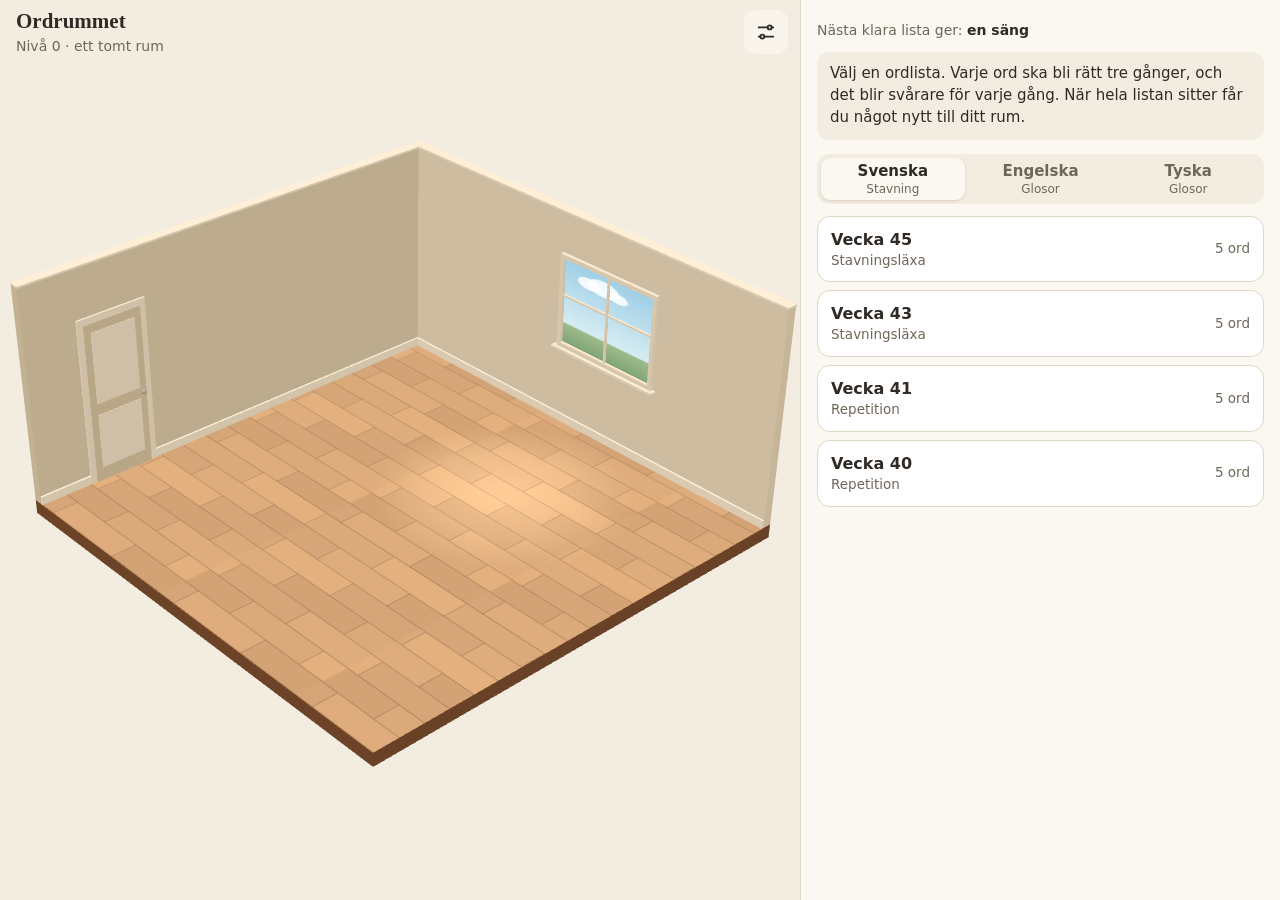
<file: ordrummet/index.html>
<!DOCTYPE html>
<html lang="sv">
<head>
<meta charset="UTF-8">
<meta name="viewport" content="width=device-width, initial-scale=1, viewport-fit=cover">
<title>Ordrummet</title>
<meta name="description" content="Öva glosor och stavning. Varje klar ordlista ger en ny möbel till ditt rum.">
<link rel="manifest" href="manifest.json">
<link rel="apple-touch-icon" href="icon-180.png">
<link rel="icon" type="image/png" href="icon-192.png">
<meta name="apple-mobile-web-app-capable" content="yes">
<meta name="mobile-web-app-capable" content="yes">
<meta name="apple-mobile-web-app-status-bar-style" content="default">
<meta name="apple-mobile-web-app-title" content="Ordrummet">
<meta name="theme-color" content="#F3EDE1">
<link rel="stylesheet" href="style.css">
</head>
<body>

<main id="home" class="home">
  <section class="roomwrap" aria-label="Ditt rum">
    <div id="roomHost" class="roomhost"></div>
    <div id="roomFallback" class="roomfallback" hidden></div>
    <div class="roomhead">
      <div>
        <div class="brand">Ordrummet</div>
        <div class="lvl" id="lvlLine"></div>
      </div>
      <div class="headbtns">
      <button class="iconbtn" id="editBtn" aria-label="Möblera rummet" hidden></button>
      <button class="iconbtn" id="settingsBtn" aria-label="Inställningar">
        <svg viewBox="0 0 24 24" width="22" height="22" fill="none" stroke="currentColor" stroke-width="1.9" stroke-linecap="round"><path d="M4 7h10M18 7h2M4 17h2M10 17h10"/><circle cx="16" cy="7" r="2.2"/><circle cx="8" cy="17" r="2.2"/></svg>
      </button>
      </div>
    </div>
    <div class="revealcard" id="revealCard" hidden role="status"></div>
  </section>
  <section class="panel" id="panel"></section>
</main>

<section id="lesson" class="lesson" hidden aria-live="polite"></section>
<div id="sheet" class="sheetwrap" hidden></div>

<script src="data.js"></script>
<script src="core.js"></script>
<script type="module" src="app.js"></script>
<noscript><p style="padding:24px">Ordrummet behöver JavaScript för att fungera.</p></noscript>
</body>
</html>
</file>
<file: style.css>
:root {
  color-scheme: light dark;
  --bg: #1c1f29;
  --surface: #262b38;
  --surface-2: #303644;
  --text: #e8eaf0;
  --muted: #9aa3b2;
  --accent: #5da9ff;
  --accent-2: #b388ff;
  --ok: #5ddf99;
  --ok-bg: rgba(93, 223, 153, 0.18);
  --ok-border: rgba(93, 223, 153, 0.35);
  --warn: #ffc864;
  --warn-bg: rgba(255, 200, 100, 0.14);
  --warn-border: rgba(255, 200, 100, 0.35);
  --bad: #ff7a8a;
  --bad-bg: rgba(255, 122, 138, 0.14);
  --bad-border: rgba(255, 122, 138, 0.35);
  --diff-extra: #ff7a8a;
  --diff-missing: #5ddf99;
  --radius: 14px;
}

* { box-sizing: border-box; }
html, body { margin: 0; padding: 0; }
body {
  background: var(--bg);
  color: var(--text);
  font-family: -apple-system, BlinkMacSystemFont, "Inter", "Segoe UI", Roboto, sans-serif;
  font-size: 17px;
  line-height: 1.4;
  -webkit-font-smoothing: antialiased;
  min-height: 100vh;
  padding: env(safe-area-inset-top) env(safe-area-inset-right) env(safe-area-inset-bottom) env(safe-area-inset-left);
}

main {
  max-width: 560px;
  margin: 0 auto;
  padding: 24px 18px 48px;
}

h1 { font-size: 28px; margin: 0 0 4px; letter-spacing: -0.01em; }
h2 {
  font-size: 12px;
  text-transform: uppercase;
  letter-spacing: 0.10em;
  color: var(--muted);
  margin: 24px 0 8px;
  font-weight: 600;
}
.subtle { color: var(--muted); margin: 0 0 8px; font-size: 14px; }
.message { color: var(--muted); margin-top: 12px; min-height: 1.4em; }

/* Category chips */
.chips {
  display: flex;
  flex-wrap: wrap;
  gap: 8px;
}
.chip {
  padding: 10px 14px;
  border-radius: 999px;
  border: 1px solid var(--surface-2);
  background: var(--surface);
  color: var(--text);
  font: inherit;
  font-size: 15px;
  cursor: pointer;
  transition: background 0.15s, color 0.15s, border-color 0.15s;
}
.chip:active { transform: scale(0.97); }
.chip.selected {
  background: var(--accent);
  color: #0c0f17;
  border-color: var(--accent);
  font-weight: 600;
}

.chip-actions {
  display: flex;
  gap: 16px;
  margin-top: 10px;
}
.link-btn {
  background: none;
  border: none;
  color: var(--accent);
  font: inherit;
  font-size: 14px;
  padding: 4px 0;
  cursor: pointer;
}
.link-btn:hover { text-decoration: underline; }

/* Speak block (quiz prompt) */
.speak-block {
  background: var(--surface);
  border-radius: var(--radius);
  padding: 28px 18px 20px;
  margin-bottom: 12px;
  text-align: center;
}
.speak-btn {
  display: inline-flex;
  align-items: center;
  justify-content: center;
  gap: 12px;
  padding: 18px 28px;
  background: var(--accent);
  color: #0c0f17;
  border: none;
  border-radius: var(--radius);
  font: inherit;
  font-size: 18px;
  font-weight: 600;
  cursor: pointer;
  min-width: 220px;
}
.speak-btn:active { transform: scale(0.98); }
.speak-icon {
  display: inline-flex;
  align-items: center;
  justify-content: center;
  width: 28px; height: 28px;
  border-radius: 50%;
  background: rgba(0,0,0,0.18);
  font-size: 14px;
}
.speak-hint { margin-top: 12px; font-size: 13px; }

button.primary {
  display: block;
  width: 100%;
  margin-top: 24px;
  padding: 14px 20px;
  background: var(--accent);
  color: #0c0f17;
  border: none;
  border-radius: var(--radius);
  font-size: 17px;
  font-weight: 600;
  cursor: pointer;
}
button.primary:disabled { opacity: 0.4; cursor: not-allowed; }
button.secondary {
  display: block;
  width: 100%;
  margin-top: 8px;
  padding: 12px 20px;
  background: var(--surface);
  color: var(--text);
  border: 1px solid var(--surface-2);
  border-radius: var(--radius);
  font-size: 16px;
  cursor: pointer;
}
.actions { display: flex; flex-direction: column; gap: 0; margin-top: 16px; }

.status-bar {
  display: flex;
  justify-content: space-between;
  align-items: baseline;
  font-size: 13px;
  color: var(--muted);
  font-variant-numeric: tabular-nums;
  margin-bottom: 24px;
}
.status-bar > span:nth-child(3) { color: var(--accent-2); font-weight: 700; }

.answer-block {
  position: relative;
  background: var(--surface);
  border-radius: var(--radius);
  padding: 28px 18px 18px;
  margin-bottom: 12px;
}
.lang-tag {
  position: absolute;
  top: 10px;
  right: 14px;
  font-size: 11px;
  font-weight: 700;
  letter-spacing: 0.10em;
  color: var(--muted);
}

input#input {
  width: 100%;
  padding: 14px 12px;
  background: var(--surface-2);
  border: 2px solid transparent;
  border-radius: 10px;
  color: var(--text);
  font: inherit;
  font-size: 22px;
  text-align: center;
}
input#input:focus { outline: none; border-color: var(--accent); }

.feedback {
  margin-top: 16px;
  padding: 14px;
  border-radius: var(--radius);
  display: none;
}
.feedback.correct, .feedback.near, .feedback.wrong { display: block; }
.feedback.correct {
  background: var(--ok-bg);
  color: var(--ok);
  border: 1px solid var(--ok-border);
}
.feedback.near {
  background: var(--warn-bg);
  color: var(--warn);
  border: 1px solid var(--warn-border);
}
.feedback.wrong {
  background: var(--bad-bg);
  color: var(--bad);
  border: 1px solid var(--bad-border);
}
.feedback-headline { font-weight: 600; margin-bottom: 8px; }

.diff {
  font-family: ui-monospace, "SF Mono", Menlo, Monaco, monospace;
  font-size: 18px;
  margin-top: 6px;
}
.diff-line {
  display: flex;
  gap: 10px;
  align-items: baseline;
  padding: 4px 0;
}
.diff-label {
  color: var(--muted);
  font-size: 12px;
  min-width: 64px;
  font-family: -apple-system, BlinkMacSystemFont, "Inter", sans-serif;
  letter-spacing: 0.04em;
}
.diff-row {
  color: var(--text);
  white-space: pre-wrap;
  word-break: break-word;
}
.diff-match { color: var(--text); }
.diff-extra {
  color: var(--diff-extra);
  text-decoration: underline;
  text-decoration-thickness: 2px;
  text-underline-offset: 2px;
}
.diff-missing {
  color: var(--diff-missing);
  font-weight: 700;
  background: rgba(93, 223, 153, 0.14);
  border-radius: 3px;
  padding: 0 2px;
}

#end-missed-list { list-style: none; padding: 0; margin: 8px 0 24px; }
#end-missed-list li {
  display: flex;
  flex-wrap: wrap;
  align-items: center;
  gap: 10px;
  background: var(--surface);
  padding: 10px 12px;
  border-radius: 10px;
  margin-bottom: 6px;
}
.missed-play {
  flex: 0 0 auto;
  width: 32px;
  height: 32px;
  border-radius: 50%;
  border: none;
  background: var(--surface-2);
  color: var(--accent);
  font-size: 13px;
  cursor: pointer;
  display: inline-flex;
  align-items: center;
  justify-content: center;
}
.missed-play:active { transform: scale(0.95); }
.missed-expected { font-weight: 600; color: var(--ok); }
.missed-attempt {
  flex-basis: 100%;
  font-size: 13px;
  color: var(--muted);
  margin-top: 2px;
  font-family: ui-monospace, "SF Mono", Menlo, monospace;
}

@media (prefers-color-scheme: light) {
  :root {
    --bg: #f5f6fa;
    --surface: #ffffff;
    --surface-2: #eef0f5;
    --text: #11131a;
    --muted: #5e6675;
    --accent: #2563eb;
    --accent-2: #6d28d9;
    --ok: #047857;
    --ok-bg: rgba(4, 120, 87, 0.12);
    --ok-border: rgba(4, 120, 87, 0.30);
    --warn: #b45309;
    --warn-bg: rgba(180, 83, 9, 0.10);
    --warn-border: rgba(180, 83, 9, 0.30);
    --bad: #b91c1c;
    --bad-bg: rgba(185, 28, 28, 0.10);
    --bad-border: rgba(185, 28, 28, 0.30);
    --diff-extra: #b91c1c;
    --diff-missing: #047857;
  }
  button.primary { color: #ffffff; }
  .speak-btn { color: #ffffff; }
  .chip.selected { color: #ffffff; }
}
</file>
<file: kartkollen/style.css>
:root {
  color-scheme: light;
  --bg: #F5F3EC; --surface: #FFFFFF; --text: #1F2A2E; --muted: #566367; --line: #DDD8CA;
  --primary: #0E5E6F; --primary-d: #0A4957; --on-primary: #FFFFFF; --disabled: #D9D6CB; --on-disabled: #6E7477;
  --sea: #CFE2E9; --void: #E8E6DD; --land: #EFE9D8; --coast: #9F9B85; --river: #6FA6BD;
  --hit: #D1410C; --halo: rgba(255,255,255,.85);
  --pin: #1E1B4B; --pin-line: #FFFFFF; --pin-eye: #FFFFFF;
  --right: #0F6B41; --right-soft: #DDF3E7; --near: #7F5300; --near-soft: #FBEFD2; --wrong: #AD2438; --wrong-soft: #FBE3E6;
  --danger: #AD2438; --on-danger: #FFFFFF;
}
@media (prefers-color-scheme: dark) {
  :root {
    color-scheme: dark;
    --bg: #11191D; --surface: #1A2429; --text: #E8EEF0; --muted: #A2B3B9; --line: #2C3B41;
    --primary: #5CC8D8; --primary-d: #3FAEBF; --on-primary: #06262D; --disabled: #2C3B41; --on-disabled: #93A4AA;
    --sea: #17323D; --void: #0D1417; --land: #43524C; --coast: #6E8077; --river: #5F98AE;
    --hit: #FF9457; --halo: rgba(5,15,20,.8);
    --pin: #FFE27A; --pin-line: #1A1500; --pin-eye: #1A1500;
    --right: #7EE2AE; --right-soft: #15372A; --near: #F0C25A; --near-soft: #3A2E12; --wrong: #FFA9B5; --wrong-soft: #40202A;
    --danger: #FFA9B5; --on-danger: #40101A;
  }
}

* { box-sizing: border-box; }
[hidden] { display: none !important; }
html { -webkit-text-size-adjust: 100%; }
body {
  margin: 0; background: var(--bg); color: var(--text);
  font: 400 17px/1.45 system-ui, -apple-system, 'Segoe UI', Roboto, sans-serif;
}
h1, h2, p, ul { margin: 0; }
a { color: inherit; }

.page {
  max-width: 560px; margin: 0 auto;
  padding: calc(env(safe-area-inset-top, 0px) + 24px) calc(env(safe-area-inset-right, 0px) + 16px)
           calc(env(safe-area-inset-bottom, 0px) + 32px) calc(env(safe-area-inset-left, 0px) + 16px);
  display: flex; flex-direction: column; gap: 24px;
}
.home-head h1 { font-size: 32px; line-height: 1.15; font-weight: 750; letter-spacing: -.01em; }
.lede { margin-top: 6px; color: var(--muted); }
.label { font-size: 15px; font-weight: 650; margin-bottom: 8px; }
.note { padding: 10px 12px; border-radius: 10px; background: var(--near-soft); color: var(--near); font-size: 15px; }

.chips { display: flex; flex-wrap: wrap; gap: 8px; }
.chip {
  min-height: 44px; padding: 8px 16px; border-radius: 22px; border: 1.5px solid var(--line);
  background: var(--surface); color: var(--text); font: inherit; font-size: 16px; cursor: pointer;
}
.chip[aria-checked="true"] { background: var(--primary); border-color: var(--primary); color: var(--on-primary); font-weight: 650; }

.start-card { background: var(--surface); border: 1px solid var(--line); border-radius: 14px; padding: 16px; display: flex; flex-direction: column; gap: 10px; }
.summary { font-weight: 650; }
.done-note { color: var(--muted); font-size: 15px; }
.meter { height: 8px; border-radius: 4px; background: var(--line); overflow: hidden; }
.meter span { display: block; height: 100%; width: 0; background: var(--primary); border-radius: inherit; transition: width .25s; }
.meter.thin { height: 4px; }

.btn {
  display: block; width: 100%; min-height: 50px; padding: 10px 18px; border-radius: 12px;
  border: 1.5px solid var(--line); background: var(--surface); color: var(--text);
  font: inherit; font-weight: 650; cursor: pointer; touch-action: manipulation;
}
.btn.primary { background: var(--primary); border-color: var(--primary); color: var(--on-primary); }
.btn.primary:active { background: var(--primary-d); }
.btn.primary:disabled { background: var(--disabled); border-color: var(--disabled); color: var(--on-disabled); cursor: default; }
.btn.danger { background: var(--danger); border-color: var(--danger); color: var(--on-danger); }
.btn-link {
  min-height: 44px; padding: 8px 0; background: none; border: 0; color: var(--muted);
  font: inherit; font-size: 15px; text-decoration: underline; text-underline-offset: 3px; cursor: pointer;
}
:focus-visible { outline: 3px solid var(--primary); outline-offset: 2px; }

.week-head { font-size: 15px; color: var(--muted); margin: 14px 0 4px; }
.week-head:first-child { margin-top: 0; }
.rows { list-style: none; padding: 0; background: var(--surface); border: 1px solid var(--line); border-radius: 14px; }
.row { display: flex; align-items: center; gap: 10px; padding: 10px 14px; min-height: 46px; border-top: 1px solid var(--line); }
.row:first-child { border-top: 0; }
.row-name { flex: 1; min-width: 0; }
.row-sub { display: block; font-size: 14px; color: var(--muted); }
.row-done { font-size: 13px; font-weight: 650; color: var(--right); }

.pips { display: inline-flex; gap: 4px; flex: none; }
.pip { width: 11px; height: 11px; border-radius: 50%; border: 1.5px solid var(--muted); }
.pip.on { background: var(--primary); border-color: var(--primary); }

.howto { font-size: 15px; color: var(--muted); }
.howto summary { cursor: pointer; min-height: 44px; display: flex; align-items: center; font-weight: 650; color: var(--text); }
.howto ul { padding-left: 20px; margin-bottom: 8px; }
.foot { display: flex; flex-direction: column; align-items: flex-start; gap: 4px; font-size: 13px; color: var(--muted); }

.result-actions { display: flex; flex-direction: column; gap: 10px; }

.tier-icon { flex: none; width: 26px; height: 26px; border-radius: 50%; display: inline-flex; align-items: center; justify-content: center; }
.tier-icon svg { width: 16px; height: 16px; fill: none; stroke: currentColor; stroke-width: 3; stroke-linecap: round; stroke-linejoin: round; }
.t-right { color: var(--right); } .tier-icon.t-right { background: var(--right-soft); }
.t-near { color: var(--near); } .tier-icon.t-near { background: var(--near-soft); }
.t-wrong { color: var(--wrong); } .tier-icon.t-wrong { background: var(--wrong-soft); }

/* Quiz */
body.in-quiz { overflow: hidden; overscroll-behavior: none; }
.quiz {
  height: 100vh; height: 100dvh; display: grid; grid-template-rows: auto minmax(0, 1fr) auto;
  grid-template-areas: "top" "map" "panel";
  touch-action: pan-x pan-y; /* no page pinch-zoom around the map; the side panel can still scroll */
}
.quiz-top {
  grid-area: top; background: var(--surface); border-bottom: 1px solid var(--line);
  padding: calc(env(safe-area-inset-top, 0px) + 2px) calc(env(safe-area-inset-right, 0px) + 16px) 10px calc(env(safe-area-inset-left, 0px) + 16px);
}
.quiz-bar { display: flex; align-items: center; justify-content: space-between; }
.counter { font-size: 15px; color: var(--muted); font-variant-numeric: tabular-nums; }
.prompt { margin-top: 8px; }
.prompt-q { display: block; font-size: 15px; color: var(--muted); }
.prompt-name { display: block; font-size: 26px; line-height: 1.15; font-weight: 750; letter-spacing: -.01em; }

.map-wrap { grid-area: map; position: relative; min-height: 0; background: var(--void); overflow: hidden; }
.map {
  position: absolute; inset: 0; width: 100%; height: 100%; display: block; cursor: crosshair;
  touch-action: none; user-select: none; -webkit-user-select: none; -webkit-touch-callout: none;
  -webkit-tap-highlight-color: transparent; outline: none;
}
.map.answered { cursor: grab; }
.sphere { fill: var(--sea); }
.land { fill: var(--land); stroke: var(--coast); stroke-width: .7px; vector-effect: non-scaling-stroke; stroke-linejoin: round; }
.rivers { fill: none; stroke: var(--river); stroke-width: .8px; vector-effect: non-scaling-stroke; stroke-linejoin: round; stroke-linecap: round; }
.rivers-minor { display: none; }
.map.zoomed .rivers-minor { display: inline; }
.lakes { fill: var(--sea); stroke: var(--river); stroke-width: .5px; vector-effect: non-scaling-stroke; stroke-linejoin: round; }
.f-area { fill: var(--hit); fill-opacity: .32; stroke: var(--hit); stroke-width: 2px; vector-effect: non-scaling-stroke; stroke-linejoin: round; }
.f-halo { fill: none; stroke: var(--halo); stroke-width: 7px; vector-effect: non-scaling-stroke; stroke-linejoin: round; stroke-linecap: round; }
.f-line { fill: none; stroke: var(--hit); stroke-width: 3.5px; vector-effect: non-scaling-stroke; stroke-linejoin: round; stroke-linecap: round; }
.f-ring { fill: none; stroke: var(--hit); stroke-width: 3px; }
.f-ring-halo { fill: none; stroke: var(--halo); stroke-width: 6px; }
.f-dot { fill: var(--hit); }
.connector { stroke: var(--pin); stroke-width: 1.5px; stroke-dasharray: 5 4; vector-effect: non-scaling-stroke; }
.pin { pointer-events: none; }
.pin-body { fill: var(--pin); stroke: var(--pin-line); stroke-width: 2; }
.pin-eye { fill: var(--pin-eye); }
.pin-tip { fill: var(--pin); stroke: var(--pin-line); stroke-width: 1.5; }
.crosshair { display: none; position: absolute; left: 50%; top: 50%; width: 24px; height: 24px; margin: -12px 0 0 -12px; pointer-events: none;
  background: linear-gradient(var(--text), var(--text)) center/2px 100% no-repeat, linear-gradient(var(--text), var(--text)) center/100% 2px no-repeat; }
.map:focus-visible ~ .crosshair { display: block; }
.map-wrap:has(.map:focus-visible) { outline: 3px solid var(--primary); outline-offset: -3px; }

.zoom { position: absolute; right: calc(env(safe-area-inset-right, 0px) + 10px); bottom: 10px; display: flex; flex-direction: column; gap: 6px; }
.zoom button {
  width: 44px; height: 44px; padding: 0; display: flex; align-items: center; justify-content: center;
  background: var(--surface); color: var(--text); border: 1px solid var(--line); border-radius: 10px;
  cursor: pointer; touch-action: manipulation; box-shadow: 0 1px 3px rgba(0,0,0,.18);
}
.zoom svg { width: 22px; height: 22px; fill: none; stroke: currentColor; stroke-width: 2.2; stroke-linecap: round; stroke-linejoin: round; }

.quiz-panel {
  grid-area: panel; background: var(--surface); border-top: 1px solid var(--line);
  padding: 12px calc(env(safe-area-inset-right, 0px) + 16px) calc(env(safe-area-inset-bottom, 0px) + 12px) calc(env(safe-area-inset-left, 0px) + 16px);
}
.hint { font-size: 15px; color: var(--muted); margin-bottom: 10px; min-height: 2.9em; }
.verdict { display: flex; align-items: center; gap: 8px; }
.verdict-word { font-size: 20px; font-weight: 750; }
.verdict .pips { margin-left: auto; }
.distance { margin-top: 4px; font-weight: 600; font-size: 16px; }
.fact { margin: 2px 0 10px; font-size: 15px; color: var(--muted); }

.dialog { border: 1px solid var(--line); border-radius: 14px; background: var(--surface); color: var(--text); padding: 20px; width: min(92vw, 400px); }
.dialog::backdrop { background: rgba(0,0,0,.45); }
.dialog h2 { font-size: 20px; margin-bottom: 6px; }
.dialog-actions { display: flex; gap: 10px; margin-top: 16px; }

/* Phones on their side: the map gets the height, everything else moves to a side column. */
@media (orientation: landscape) and (max-height: 560px) {
  .quiz {
    grid-template-columns: minmax(0, 1fr) calc(env(safe-area-inset-right, 0px) + 280px);
    grid-template-rows: auto minmax(0, 1fr);
    grid-template-areas: "map top" "map panel";
  }
  .quiz-top { border-bottom: 0; padding-left: 14px; padding-bottom: 4px; }
  .quiz-panel { border-top: 0; padding-left: 14px; overflow-y: auto; display: flex; flex-direction: column; justify-content: flex-end; }
  .prompt-name { font-size: 22px; }
  .hint { min-height: 0; }
  .zoom { right: 10px; }
  .btn { min-height: 46px; }
}

@media (prefers-reduced-motion: reduce) {
  .meter span { transition: none; }
}
</file>
<file: ordrummet/style.css>
:root{
  color-scheme: light;
  --bg:#F3EDE1; --paper:#FBF8F1; --line:#E0D7C5; --ink:#2F2A25; --muted:#6F665A;
  --accent:#2E5F58; --accent-soft:#DCE8E2; --accent-ink:#FFFFFF;
  --warn:#A8502F; --warn-soft:#F6E2D6; --good:#2E6B4E; --good-soft:#DDEBDD; --almost:#7A5A12; --almost-soft:#F5EBCD;
  --head:ui-serif,'Iowan Old Style','Palatino Linotype',Georgia,serif;
  --body:system-ui,-apple-system,'Segoe UI',Roboto,'Helvetica Neue',sans-serif;
  --sat:env(safe-area-inset-top,0px); --sab:env(safe-area-inset-bottom,0px); --sal:env(safe-area-inset-left,0px); --sar:env(safe-area-inset-right,0px);
  --vh:100dvh;
}
*{box-sizing:border-box;-webkit-tap-highlight-color:transparent}
[hidden]{display:none!important}
html,body{margin:0;height:100%;background:var(--bg);color:var(--ink);font:16px/1.45 var(--body);overscroll-behavior:none;overflow:hidden}
button{font:inherit;color:inherit;background:none;border:0;padding:0;cursor:pointer;touch-action:manipulation}
button:focus-visible,input:focus-visible,textarea:focus-visible,summary:focus-visible{outline:2px solid var(--accent);outline-offset:2px}
h1,h2,h3{font-family:var(--head);font-weight:600;margin:0;line-height:1.2}

/* ---------- home: the room first ---------- */
.home{position:fixed;inset:0;display:flex;flex-direction:column;height:var(--vh)}
.roomwrap{position:relative;flex:0 0 48%;min-height:210px;background:var(--bg);overflow:hidden}
.roomhost{position:absolute;inset:0}
.roomhost canvas{display:block;width:100%;height:100%;cursor:grab;outline:none}
.roomhost canvas:active{cursor:grabbing}
.roomhead{position:absolute;top:0;left:0;right:0;display:flex;justify-content:space-between;align-items:flex-start;padding:calc(var(--sat) + 10px) calc(var(--sar) + 12px) 0 calc(var(--sal) + 16px);pointer-events:none}
.brand{font:600 21px/1.1 var(--head)}
.lvl{font-size:14px;color:var(--muted);margin-top:3px}
.lvl b{color:var(--ink);font-weight:650}
.iconbtn{pointer-events:auto;width:44px;height:44px;border-radius:12px;display:grid;place-items:center;color:var(--ink);background:rgba(251,248,241,.72)}
.headbtns{display:flex;gap:8px}
/* edit mode: the room gets a fixed share, so it doesn't jump when the panel text changes */
.home.editing .roomwrap{flex:0 0 64%}
.home.editing .panel{flex:1 1 auto}
.editpanel{display:flex;flex-direction:column;gap:10px}
.edithead{display:flex;align-items:center;justify-content:space-between;gap:12px}
.edithead h2{font-size:21px}
.edithead .btn{min-height:44px;padding:0 22px}
.edithelp{margin:0;font-size:14.5px;color:var(--muted)}
.editsel{display:flex;align-items:center;gap:12px;padding:10px 12px;border:1px solid var(--line);border-radius:13px;background:#fff}
.editname{flex:1;min-width:0;display:flex;flex-direction:column}
.editname b{font-weight:650;font-size:16px}
.editname span{font-size:13.5px;color:var(--muted)}
.editsel .btn{flex:none;min-height:44px;padding:0 18px}
.editmsg{margin:0;font-size:14px;color:var(--warn);min-height:0}
.editmsg:empty{display:none}
#editResetArea .textbtn{padding:0 2px}
.roomfallback{position:absolute;inset:0;padding:calc(var(--sat) + 70px) 16px 12px;overflow:auto;background:var(--paper)}
.roomfallback p{margin:0 0 10px;color:var(--muted);font-size:14px}
.roomfallback ul{list-style:none;margin:0;padding:0;display:flex;flex-wrap:wrap;gap:6px}
.roomfallback li{padding:5px 10px;border:1px solid var(--line);border-radius:999px;font-size:14px;background:#fff}
.revealcard{position:absolute;left:16px;right:16px;bottom:12px;background:var(--paper);border:1px solid var(--line);border-radius:14px;padding:12px 14px;display:flex;align-items:center;gap:12px;box-shadow:0 6px 22px rgba(60,45,25,.14);animation:rise .4s ease-out}
.revealcard h2{font-size:18px}
.revealcard p{margin:2px 0 0;font-size:14px;color:var(--muted)}
.revealcard .btn{margin-left:auto;flex:none;min-height:44px;padding:0 16px}
@keyframes rise{from{opacity:0;transform:translateY(10px)}to{opacity:1;transform:none}}

.panel{flex:1;min-height:0;overflow-y:auto;-webkit-overflow-scrolling:touch;background:var(--paper);border-top:1px solid var(--line);padding:14px calc(var(--sar) + 16px) calc(var(--sab) + 20px) calc(var(--sal) + 16px)}
.panelinner{max-width:560px;margin:0 auto}
.next{font-size:14px;color:var(--muted);margin:0 0 12px}
.next b{color:var(--ink);font-weight:650}
.intro{font-size:15px;margin:0 0 14px;padding:11px 13px;background:var(--bg);border-radius:12px}
.tabs{display:flex;gap:4px;padding:4px;border-radius:12px;background:var(--bg);margin-bottom:12px}
.tab{flex:1;min-height:42px;border-radius:9px;font-weight:600;font-size:15px;color:var(--muted)}
.tab[aria-selected="true"]{background:var(--paper);color:var(--ink);box-shadow:0 1px 3px rgba(60,45,25,.16)}
.tab small{display:block;font-weight:500;font-size:12px;line-height:1.1;color:var(--muted)}
.lists{display:flex;flex-direction:column;gap:8px;list-style:none;margin:0;padding:0}
.listbtn{display:flex;width:100%;align-items:center;gap:12px;text-align:left;padding:11px 13px;min-height:62px;border:1px solid var(--line);border-radius:13px;background:#fff}
.listbtn:active{background:var(--bg)}
.listmain{flex:1;min-width:0}
.listname{font-weight:650;font-size:16px}
.listsub{font-size:13.5px;color:var(--muted);overflow:hidden;text-overflow:ellipsis;white-space:nowrap}
.bar{height:5px;background:var(--bg);border-radius:3px;margin-top:7px;overflow:hidden}
.bar i{display:block;height:100%;background:var(--accent);border-radius:3px;transition:width .3s}
.listmeta{flex:none;font-size:13.5px;color:var(--muted);text-align:right;min-width:58px}
.listbtn.done .listmeta{color:var(--good);font-weight:650}
.note{margin:14px 0 0;font-size:13.5px;color:var(--warn)}

/* ---------- buttons ---------- */
.btn{display:inline-flex;align-items:center;justify-content:center;min-height:52px;padding:0 20px;border-radius:13px;background:var(--accent);color:var(--accent-ink);font-weight:650;font-size:16px}
.btn:active{filter:brightness(.92)}
.btn[disabled]{opacity:.42;cursor:default}
.btn.quiet{background:none;color:var(--ink);box-shadow:inset 0 0 0 1px var(--line)}
.btn.danger{background:var(--warn)}
.textbtn{min-height:44px;padding:0 10px;color:var(--muted);font-size:15px;text-decoration:underline;text-underline-offset:3px}

/* ---------- lesson ---------- */
.lesson{position:fixed;inset:0;height:var(--vh);display:flex;flex-direction:column;background:var(--paper);z-index:5}
.ltop{flex:none;display:flex;align-items:center;gap:10px;padding:calc(var(--sat) + 4px) calc(var(--sar) + 14px) 4px calc(var(--sal) + 6px)}
.closebtn{width:44px;height:44px;flex:none;display:grid;place-items:center;border-radius:10px;color:var(--muted)}
.lwhere{flex:1;min-width:0;font-size:13.5px;color:var(--muted);white-space:nowrap;overflow:hidden;text-overflow:ellipsis}
.lcount{flex:none;font-size:13.5px;color:var(--muted);font-variant-numeric:tabular-nums}
.lbar{flex:none;height:3px;background:var(--line)}
.lbar i{display:block;height:100%;background:var(--accent);transition:width .25s}
.lbody{flex:1;min-height:0;overflow-y:auto;padding:16px calc(var(--sar) + 18px) 12px calc(var(--sal) + 18px)}
.lcenter{max-width:540px;margin:0 auto;display:flex;flex-direction:column;gap:14px;min-height:100%}
.steps{display:flex;align-items:center;gap:5px;font-size:12.5px;color:var(--muted)}
.steps i{width:22px;height:5px;border-radius:3px;background:var(--line)}
.steps i.on{background:var(--accent)}
.steps span{margin-left:5px}
.q{font:600 19px/1.25 var(--head)}
.prompt{font-size:24px;font-weight:650;line-height:1.25;overflow-wrap:anywhere}
.prompt.small{font-size:19px;font-weight:500}
.sentence{font-size:19px;line-height:1.4}
.blank{display:inline-block;width:64px;border-bottom:2px solid var(--ink);margin:0 3px}
.hintline{font-size:14px;color:var(--muted)}
.row{display:flex;align-items:center;gap:10px}
.speak{width:44px;height:44px;flex:none;border-radius:50%;display:grid;place-items:center;background:var(--accent-soft);color:var(--accent)}
.choices{display:flex;flex-direction:column;gap:8px}
.choice{display:block;width:100%;min-height:52px;padding:11px 15px;text-align:left;font-size:17px;font-weight:500;background:#fff;border:1px solid var(--line);border-radius:12px;overflow-wrap:anywhere}
.choice:active:not([disabled]){background:var(--bg)}
.choice.right{background:var(--good-soft);border-color:var(--good);color:var(--good);font-weight:650}
.choice.miss{background:var(--warn-soft);border-color:var(--warn);color:var(--warn)}
.choice[disabled]{cursor:default}
.artrow{display:flex;gap:8px}
.artrow .choice{text-align:center;font-weight:650}
.card{padding:16px;border:1px solid var(--line);border-radius:14px;background:#fff}
.word{font-size:27px;font-weight:650;overflow-wrap:anywhere;line-height:1.2}
.word mark{background:var(--almost-soft);color:inherit;border-radius:4px;padding:0 2px}
.meaning{font-size:17px;color:var(--muted);margin-top:4px}
.tip{font-size:15px;margin:0;padding:11px 13px;background:var(--bg);border-radius:12px}
.skel{font:600 25px/1.25 ui-monospace,'SF Mono',Menlo,Consolas,monospace;letter-spacing:.1em;overflow-wrap:anywhere}
.skel b{color:var(--muted);font-weight:400}
.field{display:block;width:100%;height:54px;padding:0 14px;font:600 21px var(--body);color:var(--ink);background:#fff;border:1.5px solid var(--line);border-radius:12px;caret-color:var(--accent)}
.field:focus{outline:none;border-color:var(--accent)}
.field.locked{background:var(--bg)}
.chars{display:flex;gap:6px;flex-wrap:wrap}
.chars button{min-width:44px;height:42px;padding:0 8px;border:1px solid var(--line);border-radius:9px;background:#fff;font-size:18px;font-weight:600}
.chars button:active{background:var(--bg)}
.wline{min-height:56px;padding:6px;display:flex;flex-wrap:wrap;gap:6px;border-bottom:1.5px solid var(--line)}
.wpool{display:flex;flex-wrap:wrap;gap:7px}
.wchip{min-height:44px;padding:0 12px;background:#fff;border:1px solid var(--line);border-radius:10px;font-size:16.5px;font-weight:600}
.wchip.used{visibility:hidden}
.lfoot{flex:none;padding:8px calc(var(--sar) + 18px) 8px calc(var(--sal) + 18px);background:var(--paper)}
.lfoot.padsafe{padding-bottom:calc(var(--sab) + 12px)}
.footin{max-width:540px;margin:0 auto;display:flex;gap:10px;align-items:center}
.footin .btn{flex:1}
.footin .textbtn{flex:none}
.fb{max-width:540px;margin:0 auto 9px;padding:11px 13px;border-radius:12px;font-size:15.5px}
.fb h3{font:650 17px var(--body);margin:0}
.fb p{margin:3px 0 0}
.fb.ok{background:var(--good-soft);color:var(--good)}
.fb.no{background:var(--warn-soft);color:#7E3A1E}
.fb.almost{background:var(--almost-soft);color:var(--almost)}
.fb .ans{font-weight:650;font-size:18px;overflow-wrap:anywhere}
.fb .ans em{font-style:normal;text-decoration:underline;text-decoration-thickness:2px;text-underline-offset:3px;color:#B23A12}
.fb .yours{font-size:14px;color:#7E3A1E;overflow-wrap:anywhere}

/* the keyboard on touch screens: no autocorrect, no word suggestions, same layout everywhere */
.kb{flex:none;display:flex;flex-direction:column;gap:6px;padding:6px calc(var(--sar) + 3px) calc(var(--sab) + 6px) calc(var(--sal) + 3px);background:#E7DFCF;user-select:none;-webkit-user-select:none;touch-action:manipulation}
.kbrow{display:flex;gap:4px;justify-content:center}
.key{flex:1 1 0;min-width:0;height:44px;border-radius:7px;background:#fff;font-size:19px;font-weight:500;display:grid;place-items:center;box-shadow:0 1px 0 rgba(60,45,25,.3);padding:0}
.key:active,.key.down{background:var(--line)}
.key.fn{background:#CFC5B0;font-size:14px;font-weight:600;flex:1.45 1 0}
.key.fn.on{background:var(--accent);color:#fff}
.key.space{flex:4.5 1 0;font-size:13px;color:var(--muted)}
.key.narrow{flex:.8 1 0}
@media (max-height:620px){.key{height:38px}.kb{gap:4px}.kbrow{gap:3px}.lbody{padding-top:8px}.lcenter{gap:9px}.prompt{font-size:21px}.sentence{font-size:17px}.skel{font-size:21px}.field{height:46px}.btn{min-height:46px}}

/* ---------- end of a sitting ---------- */
.sum{display:flex;flex-direction:column;gap:14px;justify-content:center;flex:1;max-width:440px;margin:0 auto;width:100%}
.sum h2{font-size:26px}
.sum p{margin:0;color:var(--muted)}
.sum .btns{display:flex;flex-direction:column;gap:8px;margin-top:6px}
.sum .bar{height:7px}

/* ---------- settings sheet ---------- */
.sheetwrap{position:fixed;inset:0;z-index:10;background:rgba(47,42,37,.38);display:flex;align-items:flex-end;justify-content:center;height:var(--vh)}
.sheetbox{width:100%;max-width:560px;max-height:88%;overflow-y:auto;background:var(--paper);border-radius:18px 18px 0 0;padding:18px calc(var(--sar) + 18px) calc(var(--sab) + 20px) calc(var(--sal) + 18px)}
.sheethead{display:flex;align-items:center;justify-content:space-between;margin-bottom:10px}
.sheethead h2{font-size:21px}
.sheetsec{padding:13px 0;border-top:1px solid var(--line)}
.sheetsec h3{font:650 15.5px var(--body);margin-bottom:3px}
.sheetsec p{margin:0 0 9px;font-size:14px;color:var(--muted)}
.sheetsec .btn{min-height:46px;font-size:15px}
.sheetbtns{display:flex;flex-wrap:wrap;gap:8px}
.toggle{display:flex;align-items:center;justify-content:space-between;gap:12px;min-height:44px;width:100%;font-weight:600;text-align:left}
.toggle i{width:44px;height:26px;border-radius:13px;background:var(--line);position:relative;flex:none;transition:background .15s}
.toggle i::after{content:'';position:absolute;top:3px;left:3px;width:20px;height:20px;border-radius:50%;background:#fff;transition:left .15s}
.toggle[aria-checked="true"] i{background:var(--accent)}
.toggle[aria-checked="true"] i::after{left:21px}
textarea.code{display:block;width:100%;height:84px;padding:9px;margin:0 0 8px;font:16px ui-monospace,Menlo,monospace;border:1px solid var(--line);border-radius:10px;background:#fff;color:var(--ink);resize:none}
.errtxt{color:var(--warn);font-size:14px;margin:0 0 8px}
.oktxt{color:var(--good);font-size:14px;margin:0 0 8px}

/* phones held sideways, tablets in landscape: room beside the list */
@media (orientation:landscape) and (max-height:560px){
  .home{flex-direction:row}
  .roomwrap{flex:0 0 46%;min-height:0}
  .panel{border-top:0;border-left:1px solid var(--line)}
  .revealcard p{display:none}
  .home.editing .roomwrap{flex:1 1 60%}
  .home.editing .panel{flex:0 0 40%;max-height:none}
  .lesson.haskb{display:grid;grid-template-columns:1fr 1fr;grid-template-rows:auto auto minmax(0,1fr) auto}
  .lesson.haskb .ltop,.lesson.haskb .lbar{grid-column:1 / 3}
  .lesson.haskb .lbody{grid-column:1;grid-row:3}
  .lesson.haskb .lfoot{grid-column:1;grid-row:4;padding-bottom:calc(var(--sab) + 8px)}
  .lesson.haskb #kbSlot{grid-column:2;grid-row:3 / 5;display:flex;min-width:0;min-height:0}
  .lesson.haskb .kb{width:100%;justify-content:center;border-radius:12px 0 0 0}
}
@media (min-width:820px) and (min-height:560px){
  .home{flex-direction:row}
  .roomwrap{flex:1 1 58%}
  .panel{flex:0 0 42%;max-width:480px;border-top:0;border-left:1px solid var(--line);padding-top:20px}
  .home.editing .roomwrap{flex:1 1 58%}
  .home.editing .panel{flex:0 0 42%;max-height:none}
}
@media (prefers-reduced-motion:reduce){*{animation:none!important;transition:none!important}}
</file>
